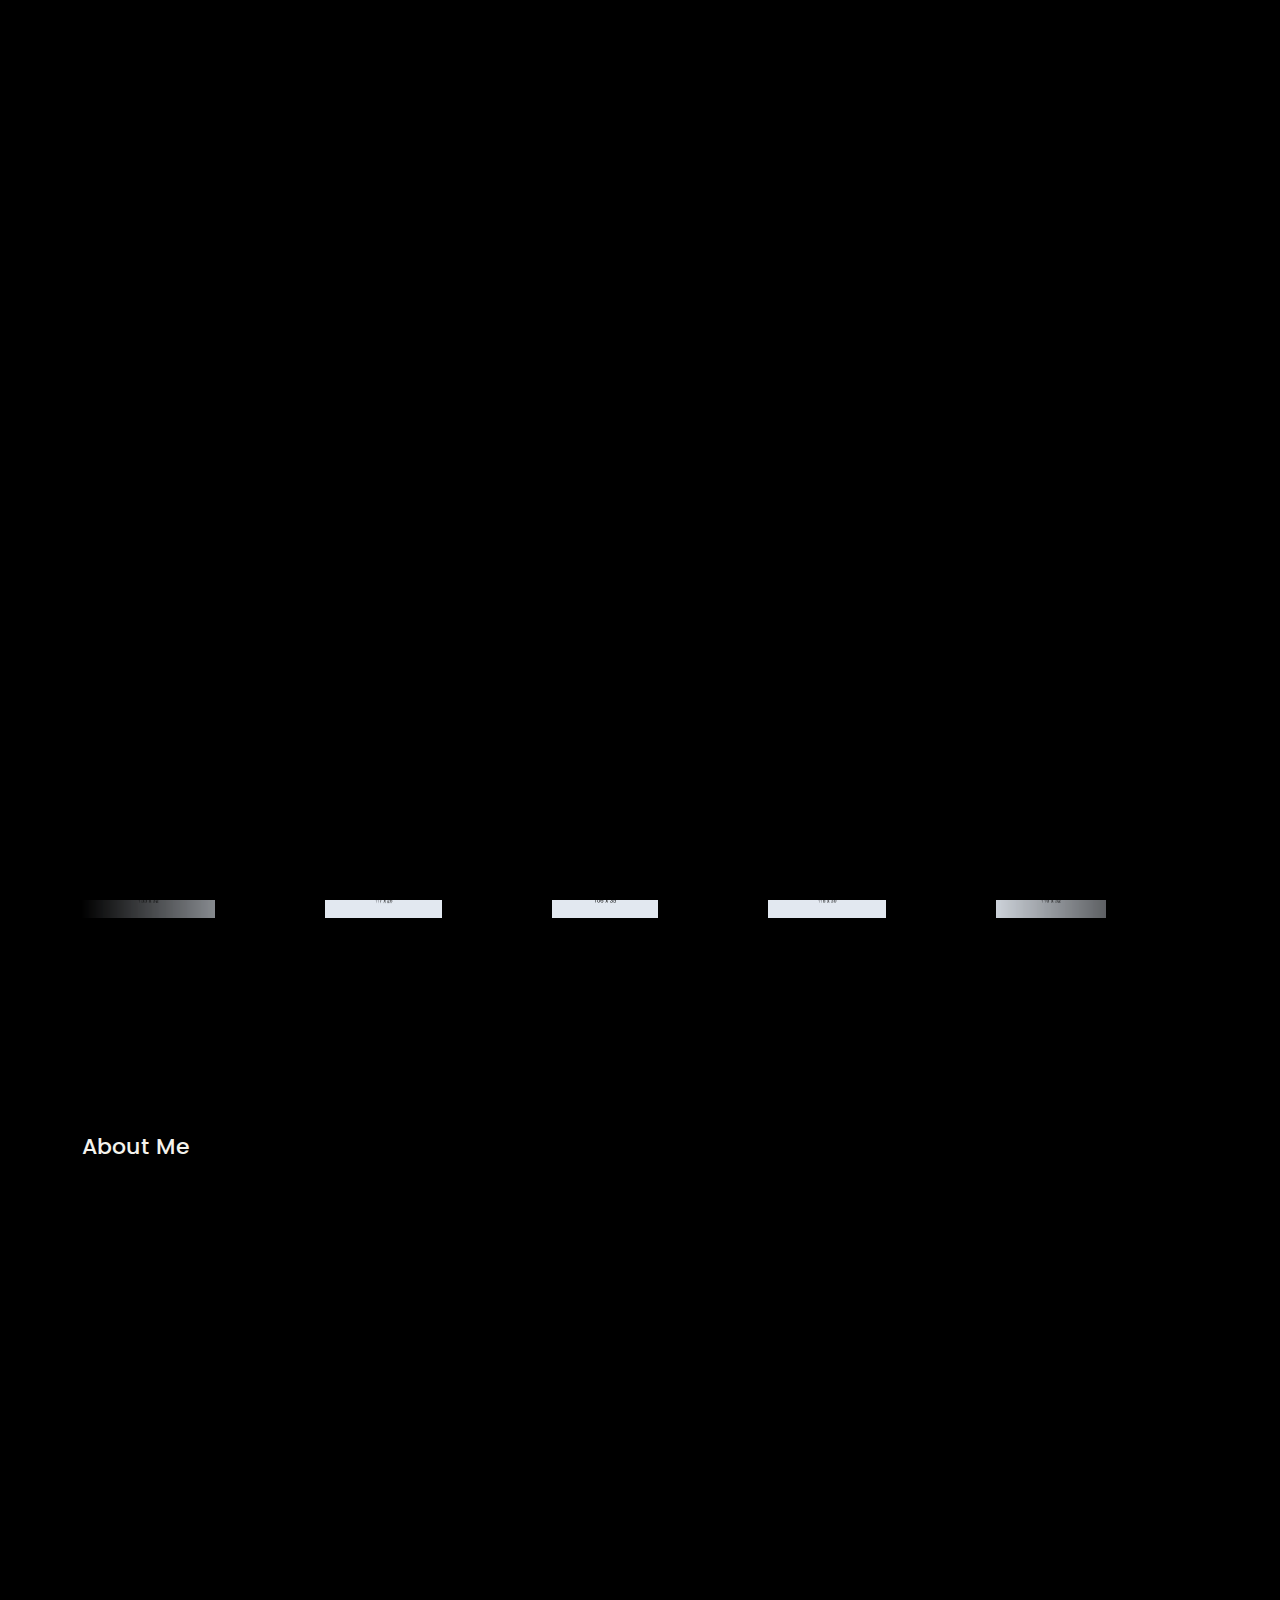
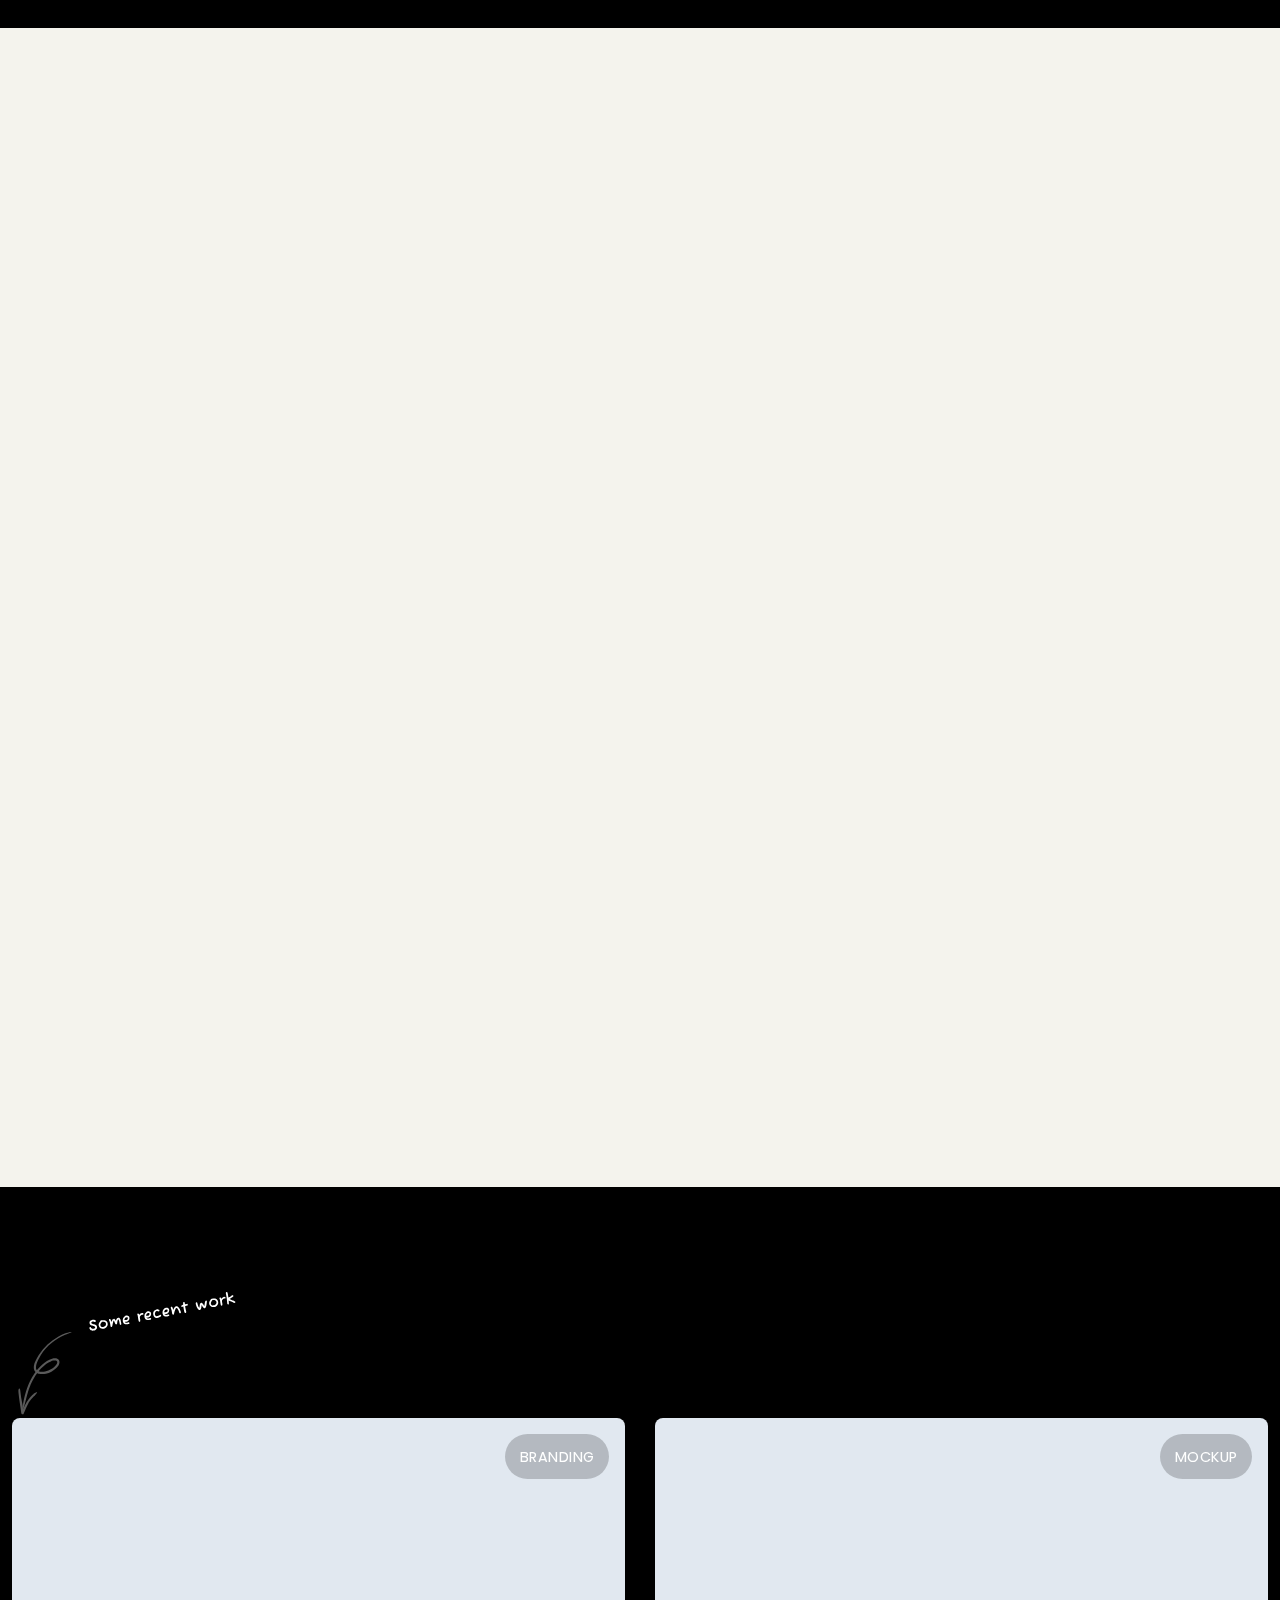
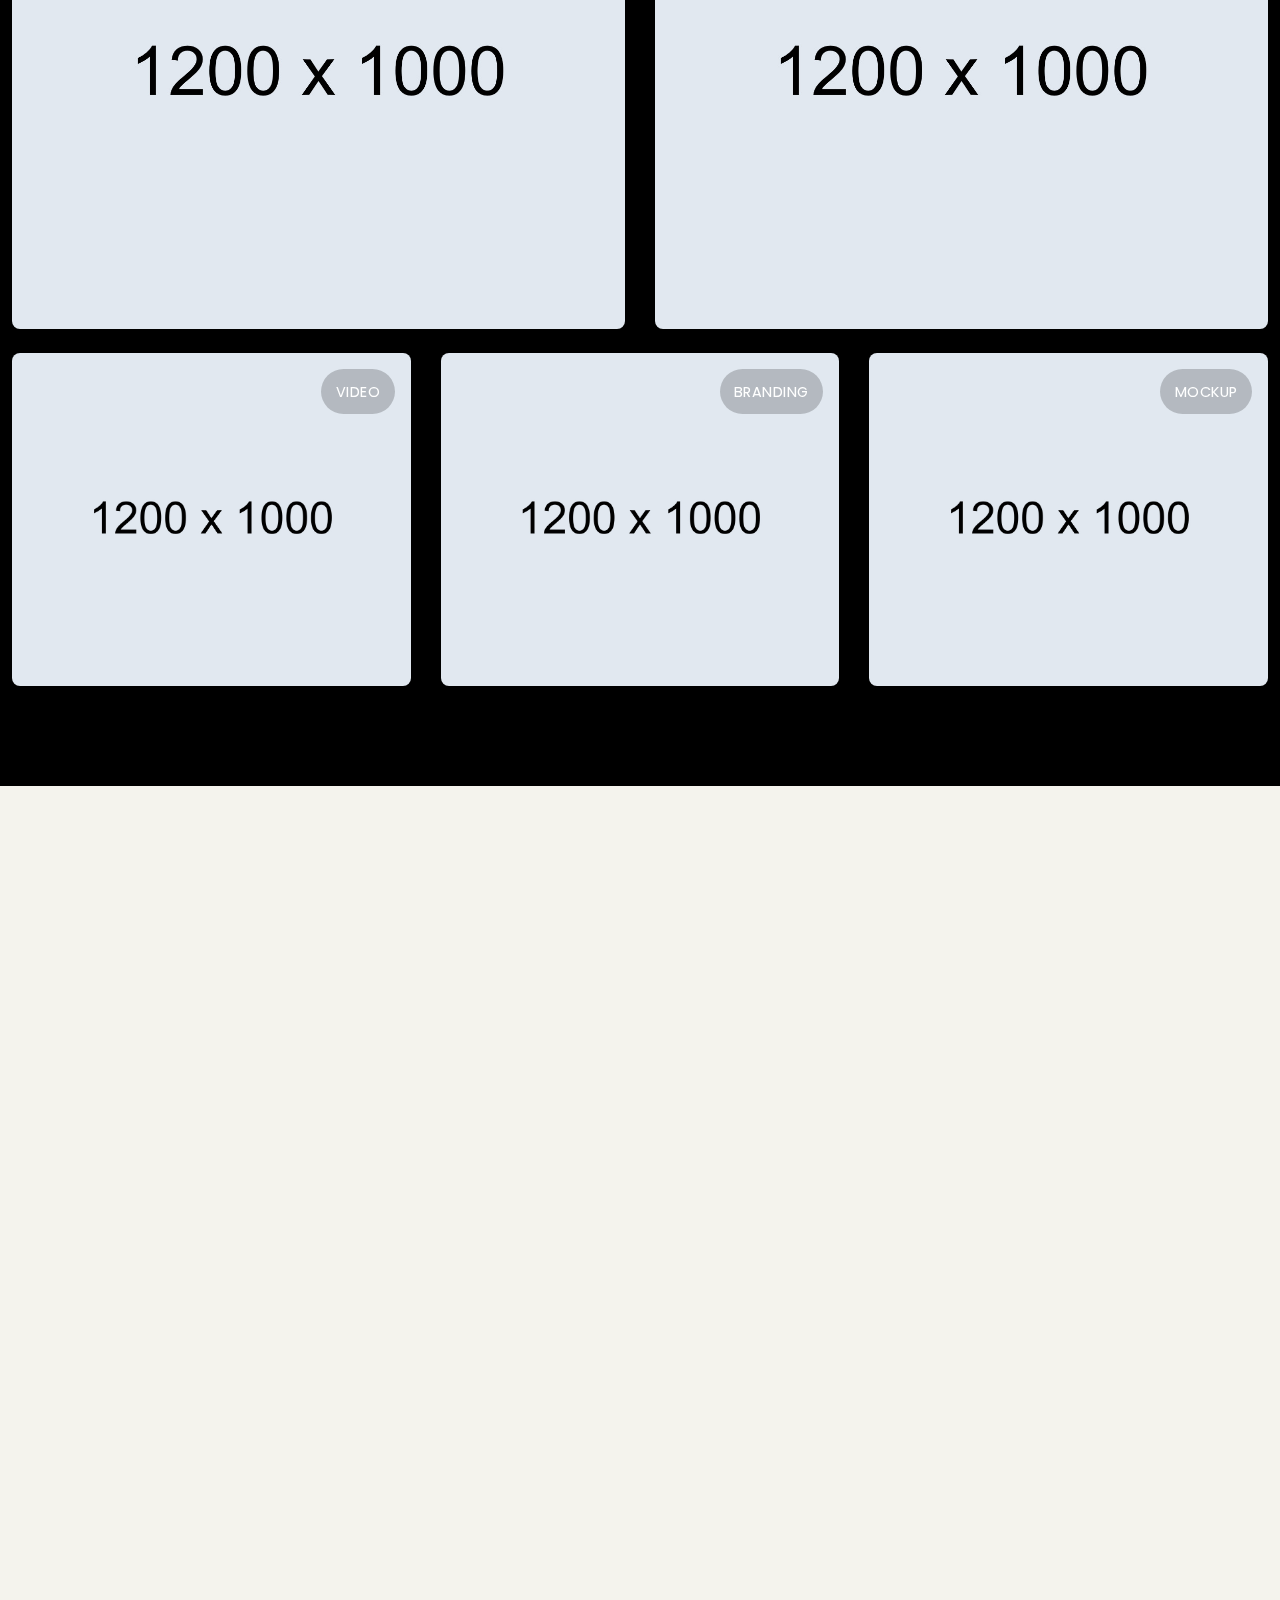
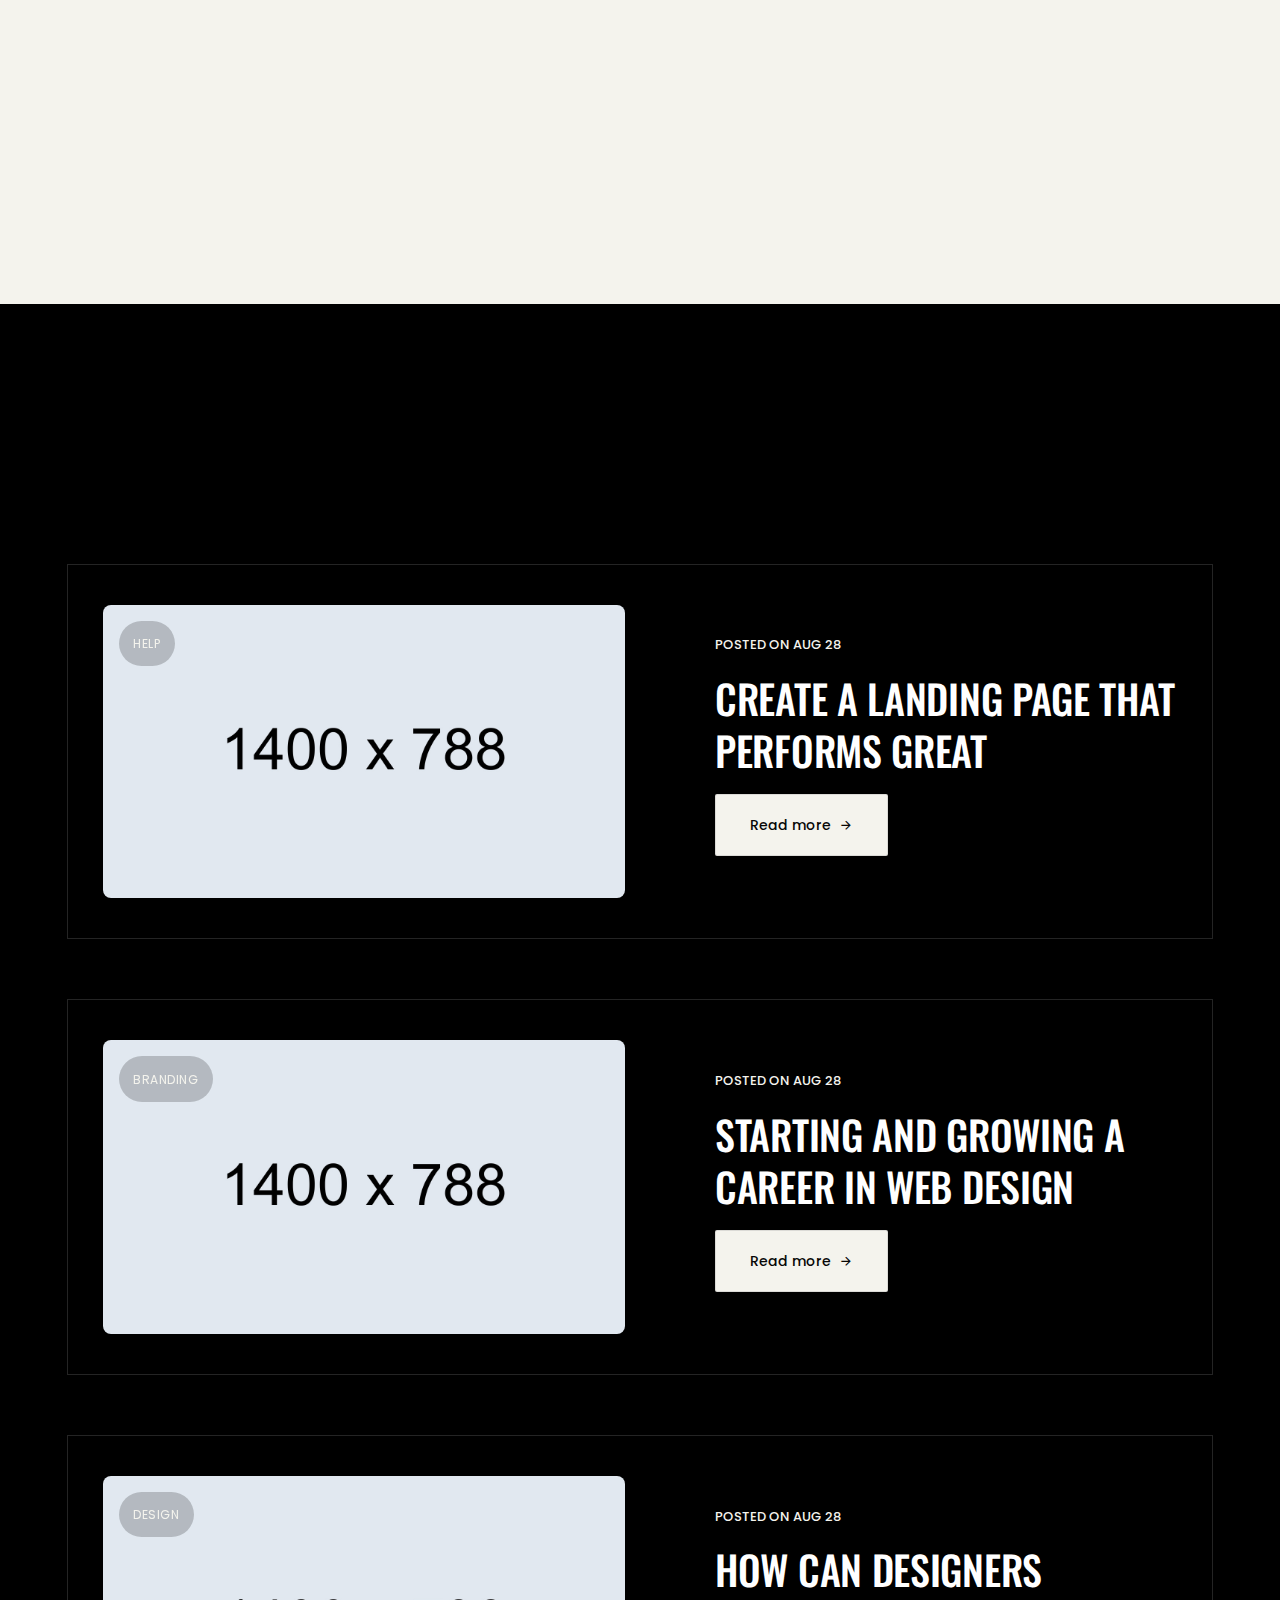
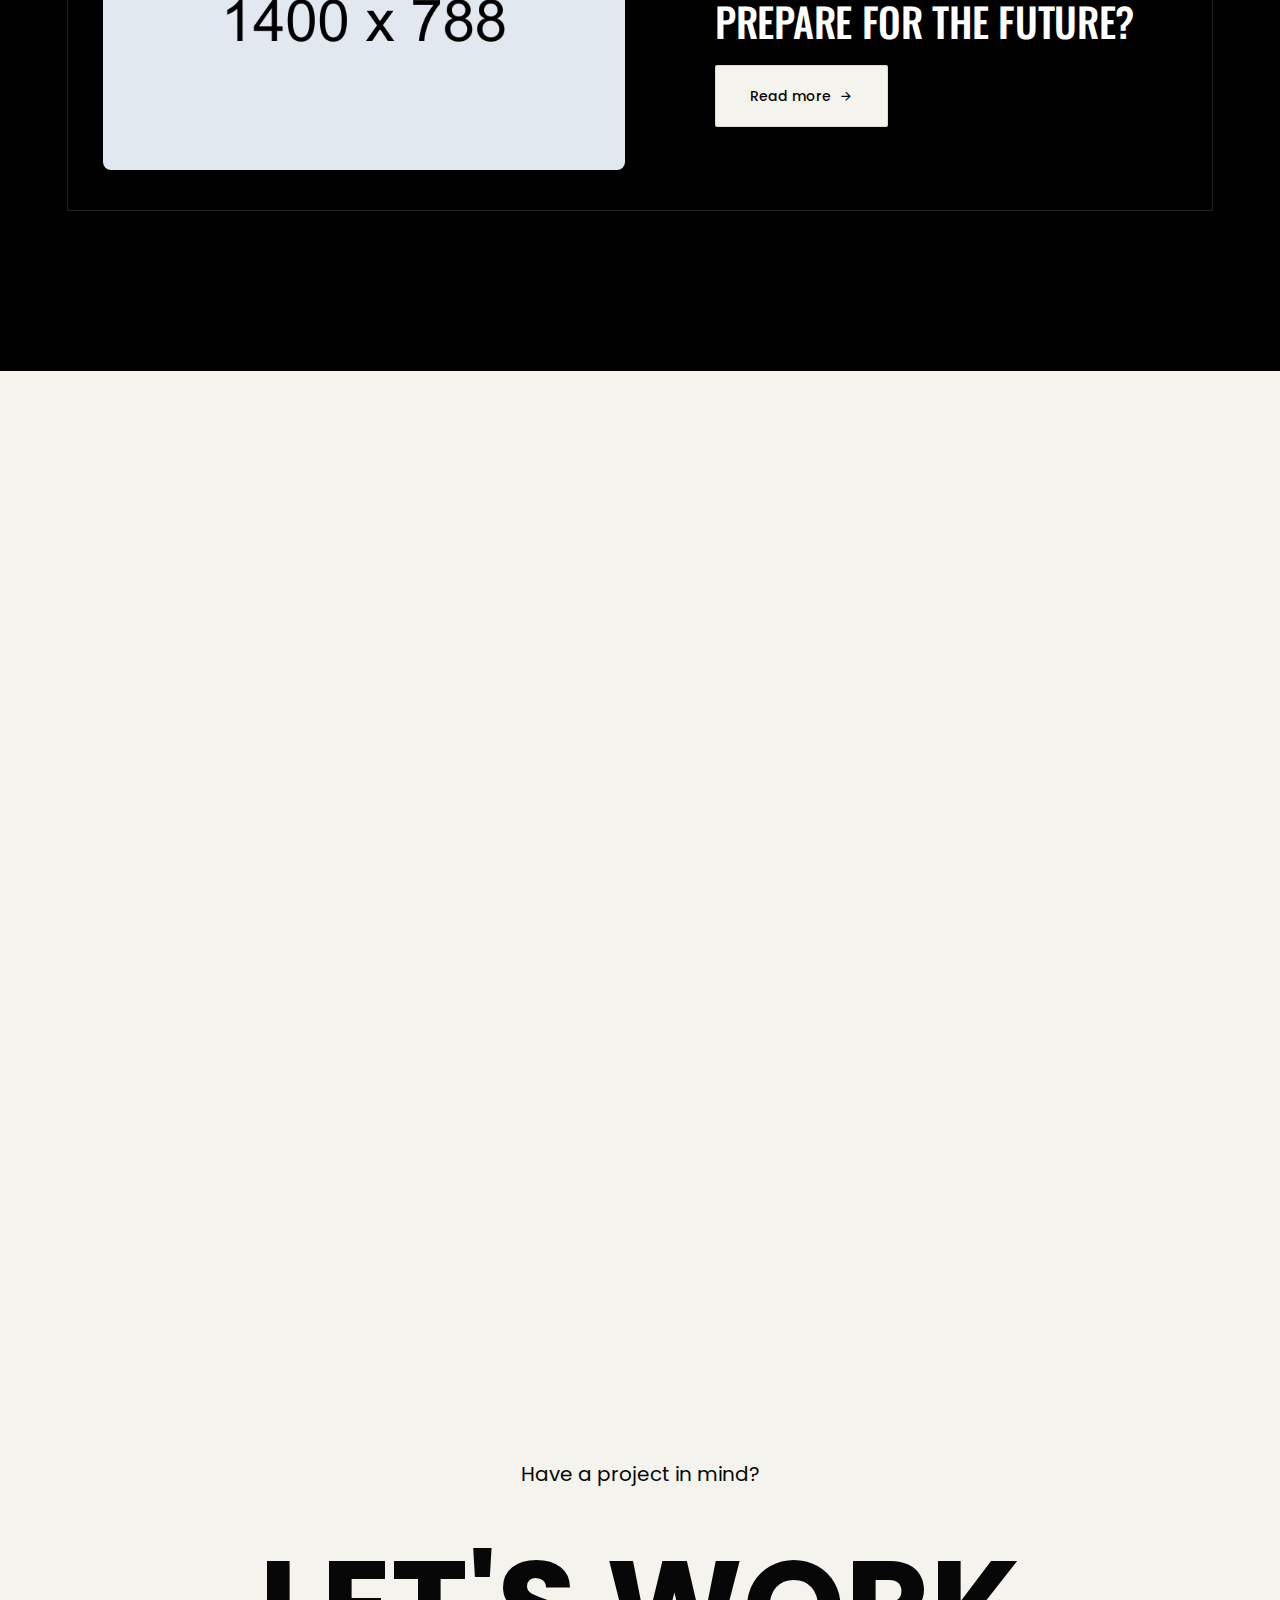
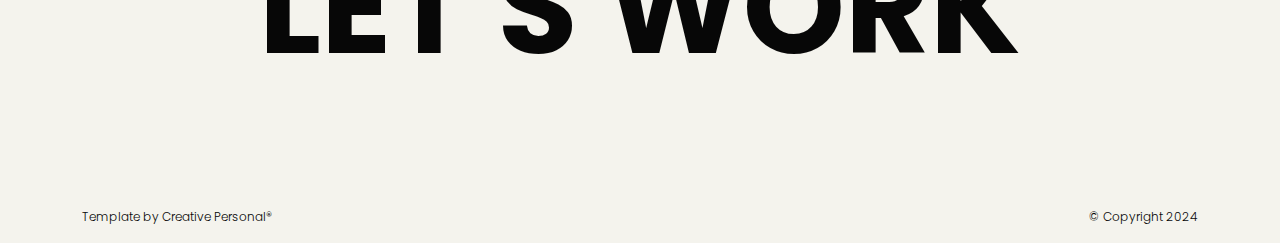
<file: index.html>
<!DOCTYPE html>
<html lang="en">

<head>
    <!-- META -->
    <meta charset="utf-8">
    <meta http-equiv="X-UA-Compatible" content="IE=edge">
    <meta name="viewport" content="width=device-width, initial-scale=1">
    <meta name="description" content="Nino - Modern Portfolio Template">
    <meta name="keywords" content="personal, portfolio new, html, one page, bootstrap, new html template, design, creative, onepage, clean, modern">
    <meta name="author" content="Tanvir Hossain">
    <!-- PAGE TITLE -->
    <title>Nino - Modern Portfolio Template</title>
    <link rel="icon" type="image/x-icon" href="assets/images/favicon.png">
    <!-- ALL GOOGLE FONTS -->
    <link rel="preconnect" href="https://fonts.googleapis.com">
    <link rel="preconnect" href="https://fonts.gstatic.com" crossorigin>
    <link href="https://fonts.googleapis.com/css2?family=Oswald:wght@200..700&family=Poppins:ital,wght@0,100;0,200;0,300;0,400;0,500;0,600;0,700;0,800;0,900;1,100;1,200;1,300;1,400;1,500;1,600;1,700;1,800;1,900&display=swap" rel="stylesheet">
    <!-- BOOTSTRAP CSS -->
    <link rel="stylesheet" href="assets/css/bootstrap.min.css" />
    <!-- FONT AWESOME CSS -->
    <link rel="stylesheet" href="assets/css/font-awesome-pro.css" />
    <!-- FONT AWESOME CSS -->
    <link rel="stylesheet" href="assets/fonts/remixicon.css" />
    <!-- MAGNIFIC CSS -->
    <link rel="stylesheet" href="assets/css/magnific-popup.css">
    <!-- NICE SELECT CSS -->
    <link rel="stylesheet" href="assets/css/nice-select.min.css" />
    <!-- ANIMATE CSS -->
    <link rel="stylesheet" href="assets/css/animate.min.css" />
    <!-- MOBILE MENU CSS -->
    <link rel="stylesheet" href="assets/css/mobilemenu.css" />
    <!-- SLICK CSS -->
    <link rel="stylesheet" href="assets/css/slick.min.css" />
    <!-- SPACING CSS -->
    <link rel="stylesheet" href="assets/css/spacing.css" />
    <!-- MAIN STYLE CSS -->
    <link rel="stylesheet" href="assets/css/style.css" />
    <!-- RESPONSIVE CSS -->
    <link rel="stylesheet" href="assets/css/responsive.css">
    <!-- HTML5 shim and Respond.js IE8 support of HTML5 elements and media queries -->
    <!-- WARNING: Respond.js doesn't work if you view the page via file:// -->
    <!--[if lt IE 9]>
      <script src="https://oss.maxcdn.com/html5shiv/3.7.2/html5shiv.min.js"></script>
      <script src="https://oss.maxcdn.com/respond/1.4.2/respond.min.js"></script>
    <![endif]-->
</head>

<body>
    <!-- START PRELOADER AREA-->
    <div class="preloader">
        <svg viewbox="0 0 1000 1000" preserveaspectratio="none">
            <path id="preloaderSvg" d="M0,1005S175,995,500,995s500,5,500,5V0H0Z"></path>
        </svg>
        <div class="preloader-heading">
            <div class="load-text">
                <span>L</span>
                <span>o</span>
                <span>a</span>
                <span>d</span>
                <span>i</span>
                <span>n</span>
                <span>g</span>
            </div>
        </div>
    </div>
    <!-- END PRELOADER AREA -->
    <!-- START SCROOL UP DESIGN AREA -->
    <div class="progress-wrap cursor-pointer">
        <i class="ri-arrow-up-s-line"></i>
        <svg class="progress-circle svg-content" width="100%" height="100%" viewBox="-1 -1 102 102">
            <path d="M50,1 a49,49 0 0,1 0,98 a49,49 0 0,1 0,-98" />
        </svg>
    </div>
    <!-- / END SCROOL UP DESIGN AREA -->
    <!-- START MAGIC CURSOR AND BALL AREA-->
    <div id="magic-cursor">
        <div id="ball"></div>
    </div>
    <!-- / END MAGIC CURSOR AND BALL AREA-->
    <!-- START MENU DESIGN AREA-->
    <header class="main-header">
        <div class="header-upper">
            <div class="container">
                <div class="header-inner">
                    <div class="row align-items-center">
                        <div class="col-xl-2 col-lg-2 col-md-6 col-6 col-sm-3">
                            <div class="logo-area">
                                <div class="logo">
                                    <a href="index.html"><img src="assets/images/logo.png" alt=""></a>
                                </div>
                            </div>
                        </div>
                        <div class="col-xl-10 col-lg-10 col-md-6 col-6 col-sm-9">
                            <div class="main-menu">
                                <nav id="mobile-menu">
                                    <ul>
                                        <li><a href="index.html" class="linkstyle">Home</a></li>
                                        <li><a href="about.html" class="linkstyle">about</a></li>
                                        <li><a href="service.html" class="linkstyle">services</a></li>
                                        <li class="has-dropdown"><a href="projects.html" class="linkstyle">projects</a>
                                            <ul class="sub-menu">
                                                <li><a href="projects.html">Projects List</a></li>
                                                <li><a href="single-project.html">Single Portfolio</a></li>
                                            </ul>
                                        </li>
                                        <li><a href="blog.html" class="linkstyle">Blog</a></li>
                                        <li><a href="contact.html" class="linkstyle">Contact</a></li>
                                    </ul>
                                </nav>
                            </div>
                            <div class="side-menu-icon d-lg-none text-end">
                                <a href="javascript:void(0)" class="info-toggle-btn f-right sidebar-toggle-btn"><i class="fal fa-bars"></i></a>
                            </div>
                        </div>
                    </div>
                </div>
            </div>
        </div>
    </header>
    <!-- // END MENU DESIGN AREA-->
    <!-- START MOBILE MENU DESIGN AREA-->
    <div class="sidebar__area">
        <div class="sidebar__wrapper">
            <div class="sidebar__close">
                <button class="sidebar__close-btn" id="sidebar__close-btn">
                    <i class="fal fa-times"></i>
                </button>
            </div>
            <div class="sidebar__content mt-50 mb-20">
                <div class="mobile-menu fix"></div>
            </div>
        </div>
    </div>
    <div class="body-overlay"></div>
    <!-- // END MOBILE MENU DESIGN AREA-->
    <!-- START HEADER DESIGN AREA -->
    <section id="home" class="main-hero-area">
        <div class="container">
            <div class="row">
                <div class="col-lg-12">
                    <!-- START HERO DESIGN AREA -->
                    <div class="hero-content wow fadeInUp text-center delay-0-2s">
                        <h2>Nino Walker</h2>
                    </div>
                    <!-- / END HERO DESIGN AREA -->
                </div>
            </div>
            <div class="row">
                <div class="col-lg-3 pt-30">
                    <!-- START HERO DESIGN AREA -->
                    <div class="hero-content wow fadeInUp delay-0-2s">
                        <div class="clienti-reviews">
                            <ul class="clienti-profile">
                                <li>
                                    <img class="img-fluid" src="assets/images/avatar/01.jpg" alt="client">
                                </li>
                                <li>
                                    <img class="img-fluid" src="assets/images/avatar/02.jpg" alt="client">
                                </li>
                                <li>
                                    <img class="img-fluid" src="assets/images/avatar/03.jpg" alt="client">
                                </li>
                            </ul>
                            <div class="reviews">100+ reviews <span>(4.96 of 5)</span>
                                <p>Five-star reviews from my esteemed clients.</p>
                            </div>
                        </div>
                    </div>
                    <!-- / END HERO DESIGN AREA -->
                </div>
                <div class="col-lg-6">
                    <div class="hero-image">
                        <img src="assets/images/about/me.jpg" alt="">
                    </div>
                    <!-- / END HERO DESIGN AREA -->
                </div>
                <div class="col-lg-3 pt-30">
                    <div class="hero-content wow fadeInUp delay-0-4s">
                        <p>Hi, I’m Walker, a passionate UX Designer dedicated to creating user-friendly digital experiences.</p>
                        <a class="theme-btn" href="">Get In touch</a>
                    </div>
                    <!-- / END HERO DESIGN AREA -->
                </div>
            </div>
        </div>
    </section>
    <!-- / END HEADER DESIGN AREA -->
    <!-- START COMPANY DESIGN AREA -->
    <div class="company-design-area">
        <div class="container">
            <div class="row">
                <div class="col-lg-12">
                    <h2>Company I Worked With</h2>
                    <div class="company-list">
                        <div class="scroller" data-direction="left" data-speed="slow">
                            <div class="scroller__inner">
                                <img src="assets/images/client-logos/partner1.png" alt="Company" />
                                <img src="assets/images/client-logos/partner2.png" alt="Company" />
                                <img src="assets/images/client-logos/partner3.png" alt="Company" />
                                <img src="assets/images/client-logos/partner4.png" alt="Company" />
                                <img src="assets/images/client-logos/partner5.png" alt="Company" />
                                <img src="assets/images/client-logos/partner1.png" alt="Company" />
                            </div>
                        </div>
                    </div>
                </div>
            </div>
        </div>
    </div>
    <!-- // END COMPANY DESIGN AREA -->
    <!-- START ABOUT DESIGN AREA -->
    <section id="about" class="about-area">
        <div class="container">
            <div class="row">
                <!-- START ABOUT TEXT DESIGN AREA -->
                <div class="col-lg-3 col-sm-3">
                    <h2 class="about-pre-title">About Me</h2>
                </div>
                <div class="col-lg-9 col-sm-9">
                    <div class="about-content-part wow fadeInUp delay-0-2s">
                        <p>I’m Nino Walker, a seasoned UX designer with over 8 years of experience in crafting intuitive and engaging digital experiences. My journey began with a background in graphic design, where I discovered my passion for understanding user behavior and translating it into seamless interactions.</p>
                    </div>
                    <!-- START COUNTER DESIGN AREA -->
                    <div class="hero-counter-area d-flex justify-content-between wow fadeInUp delay-0-4s">
                        <div class="counter-item counter-text-wrap">
                            <span class="count-text plus" data-speed="3000" data-stop="8">0</span>
                            <span class="counter-title">Years Of Experience</span>
                        </div>
                        <div class="counter-item counter-text-wrap">
                            <span class="count-text k-plus" data-speed="3000" data-stop="1">0</span>
                            <span class="counter-title">Complete Projects</span>
                        </div>
                        <div class="counter-item counter-text-wrap">
                            <span class="count-text percent" data-speed="3000" data-stop="90">0</span>
                            <span class="counter-title">Client Satisfactions</span>
                        </div>
                    </div>
                    <!-- / END COUNTER DESIGN AREA -->
                </div>
                <!-- / END ABOUT TEXT DESIGN AREA -->
            </div>
        </div>
    </section>
    <!-- / END ABOUT DESIGN AREA -->
    <!-- START SERVICE DESIGN AREA -->
    <section id="services" class="services-area">
        <div class="container">
            <div class="row">
                <div class="col-xl-12 col-lg-12">
                    <div class="section-title section-black-title wow fadeInUp delay-0-2s">
                        <h2>Services</h2>
                    </div>
                </div>
            </div>
            <div class="row">
                <!-- START SINGLE SERVICE DESIGN AREA -->
                <div class="col-lg-8 col-md-7">
                    <div class="service-item wow fadeInUp delay-0-2s">
                        <i class="ri-arrow-right-up-line"></i>
                        <h5>01</h5>
                        <h4>Brand Identity Design</h4>
                        <p>Blend of strategic thinking and creative flair to craft a digital identity that resonates and captivates.kits you need to create a true website within minutes.</p>
                    </div>
                </div>
                <!-- / END SINGLE SERVICE DESIGN AREA -->
                <!-- START SINGLE SERVICE DESIGN AREA -->
                <div class="col-lg-4 col-md-5">
                    <div class="service-item wow fadeInUp delay-0-4s">
                        <i class="ri-arrow-right-up-line"></i>
                        <h5>02</h5>
                        <h4>Visual Design</h4>
                        <p>Blend of artistic intuition with strategic insight to craft a visual identity.</p>
                    </div>
                </div>
                <!-- / END SINGLE SERVICE DESIGN AREA -->
                <!-- START SINGLE SERVICE DESIGN AREA -->
                <div class="col-lg-4 col-md-5">
                    <div class="service-item wow fadeInUp delay-0-6s">
                        <i class="ri-arrow-right-up-line"></i>
                        <h5>03</h5>
                        <h4>UX Research</h4>
                        <p>Blend of functionality with aesthetics to create delightful experience.</p>
                    </div>
                </div>
                <!-- / END SINGLE SERVICE DESIGN AREA -->
                <!-- START SINGLE SERVICE DESIGN AREA -->
                <div class="col-lg-8 col-md-7">
                    <div class="service-item wow fadeInUp delay-0-8s">
                        <i class="ri-arrow-right-up-line"></i>
                        <h5>04</h5>
                        <h4>Art Direction</h4>
                        <p>Blend of strategic thinking and artistic finesse to craft a visual identity that goes beyond aesthetics.</p>
                    </div>
                </div>
                <!-- / END SINGLE SERVICE DESIGN AREA -->
            </div>
        </div>
    </section>
    <!-- / END SERVICE DESIGN AREA -->
    <!-- START PORTFOLIO DESIGN AREA -->
    <div class="projects-area" id="portfolio">
        <div class="custom-icon">
            <img src="assets/images/custom/work-scribble.svg" alt="custom">
        </div>
        <div class="container-fluid">
            <div class="row g-4 portfolio-grid">
                <!-- START SINGLE PORTFOLIO DESIGN AREA -->
                <div class="col-md-6 col-xl-6 portfolio-item category-1">
                    <a href="assets/images/projects/work1.jpg" class="work-popup">
                        <div class="portfolio-box">
                            <!-- Image -->
                            <img src="assets/images/projects/work1.jpg" alt="" data-rjs="2">
                            <!-- Category -->
                            <span class="portfolio-category">Branding</span>
                            <!-- Caption -->
                            <div class="portfolio-caption">
                                <h1>Glasses of Cocktail</h1>
                            </div>
                        </div>
                    </a>
                </div>
                <!-- // END SINGLE PORTFOLIO DESIGN AREA -->
                <!-- START SINGLE PORTFOLIO DESIGN AREA -->
                <div class="col-md-6 col-xl-6 portfolio-item category-2">
                    <a href="single-project.html">
                        <div class="portfolio-box">
                            <!-- Image -->
                            <img src="assets/images/projects/work2.jpg" alt="" data-rjs="2">
                            <!-- Category -->
                            <span class="portfolio-category">Mockup</span>
                            <!-- Caption -->
                            <div class="portfolio-caption">
                                <h1>A Branch with Flowers</h1>
                            </div>
                        </div>
                    </a>
                </div>
                <!-- // END SINGLE PORTFOLIO DESIGN AREA -->
                <!-- START SINGLE PORTFOLIO DESIGN AREA -->
                <div class="col-md-6 col-xl-4 portfolio-item category-2">
                    <a href="https://www.youtube.com/watch?v=qZEPs3vmYB4" class="popup-youtube">
                        <div class="portfolio-box">
                            <!-- Image -->
                            <img src="assets/images/projects/work3.jpg" alt="" data-rjs="2">
                            <!-- Category -->
                            <span class="portfolio-category">Video</span>
                            <!-- Caption -->
                            <div class="portfolio-caption">
                                <h1>Orange Rose Flower</h1>
                            </div>
                        </div>
                    </a>
                </div>
                <!-- // END SINGLE PORTFOLIO DESIGN AREA -->
                <!-- START SINGLE PORTFOLIO DESIGN AREA -->
                <div class="col-md-6 col-xl-4 portfolio-item category-1">
                    <a href="assets/images/projects/work4.jpg" class="work-popup">
                        <div class="portfolio-box">
                            <!-- Image -->
                            <img src="assets/images/projects/work4.jpg" alt="" data-rjs="2">
                            <!-- Category -->
                            <span class="portfolio-category">Branding</span>
                            <!-- Caption -->
                            <div class="portfolio-caption">
                                <h1>Green Plant on a Desk</h1>
                            </div>
                        </div>
                    </a>
                </div>
                <!-- // END SINGLE PORTFOLIO DESIGN AREA -->
                <!-- START SINGLE PORTFOLIO DESIGN AREA -->
                <div class="col-md-6 col-xl-4 portfolio-item category-2">
                    <a href="assets/images/projects/work5.jpg" class="work-popup">
                        <div class="portfolio-box">
                            <!-- Image -->
                            <img src="assets/images/projects/work5.jpg" alt="" data-rjs="2">
                            <!-- Category -->
                            <span class="portfolio-category">Mockup</span>
                            <!-- Caption -->
                            <div class="portfolio-caption">
                                <h1>Orange Rose Flower</h1>
                            </div>
                        </div>
                    </a>
                </div>
                <!-- // END SINGLE PORTFOLIO DESIGN AREA -->
            </div>
        </div>
    </div>
    <!-- // END PORTFOLIO DESIGN AREA -->
    <!-- START TESTIMONIALS DESIGN AREA -->
    <section class="testimonials-area">
        <div class="container">
            <div class="row">
                <div class="col-xl-12 col-lg-12">
                    <div class="section-title section-black-title wow fadeInUp delay-0-2s">
                        <h2>Testinomials</h2>
                    </div>
                </div>
            </div>
            <div class="row">
                <div class="col-lg-6 col-md-6">
                    <!-- START SINGLE TESTIMONIALS DESIGN AREA -->
                    <div class="testimonial-item wow fadeInUp delay-0-2s">
                        <div class="author">
                            <img src="assets/images/testimonials/author1.jpg" alt="Author" />
                        </div>
                        <div class="text">
                            Financial planners help people to knowledge in about how to
                            invest and in save their moneye the most efficient way eve plan
                            ners help people tioniio know ledige in about how.
                        </div>
                        <div class="testi-des">
                            <h5>Zonathon Doe</h5>
                            <span>CEO & Founder X</span>
                        </div>
                    </div>
                    <!-- / END SINGLE TESTIMONIALS DESIGN AREA -->
                </div>
                <div class="col-lg-6 col-md-6">
                    <!-- START SINGLE TESTIMONIALS DESIGN AREA -->
                    <div class="testimonial-item wow fadeInUp delay-0-4s">
                        <div class="author">
                            <img src="assets/images/testimonials/author2.jpg" alt="Author" />
                        </div>
                        <div class="text">
                            Asian planners help people to knowledge in about how to
                            invest and in save their moneye the most efficient way eve plan
                            ners help people tioniio know ledige in about how.
                        </div>
                        <div class="testi-des">
                            <h5>Martin Smith</h5>
                            <span>CEO & Founder Google</span>
                        </div>
                    </div>
                    <!-- / END SINGLE TESTIMONIALS DESIGN AREA -->
                </div>
                <div class="col-lg-4 col-md-6">
                    <!-- START SINGLE TESTIMONIALS DESIGN AREA -->
                    <div class="testimonial-item wow fadeInUp delay-0-6s">
                        <div class="author">
                            <img src="assets/images/testimonials/author3.jpg" alt="Author" />
                        </div>
                        <div class="text">
                            Hello  planners help people to knowledge in about how to
                            invest and in save their moneye the most efficient way eve plan
                            ners help people tioniio know ledige in about how.
                        </div>
                        <div class="testi-des">
                            <h5>Methail Dev</h5>
                            <span>Managing Director -  Paydesk</span>
                        </div>
                    </div>
                    <!-- / END SINGLE TESTIMONIALS DESIGN AREA -->
                </div>
                <div class="col-lg-4 col-md-6">
                    <!-- START SINGLE TESTIMONIALS DESIGN AREA -->
                    <div class="testimonial-item wow fadeInUp delay-0-8s">
                        <div class="author">
                            <img src="assets/images/testimonials/author4.jpg" alt="Author" />
                        </div>
                        <div class="text">
                            Financial planners help people to knowledge in about how to
                            invest and in save their moneye the most efficient way eve plan
                            ners help people tioniio know ledige in about how.
                        </div>
                        <div class="testi-des">
                            <h5>Eliana tweet</h5>
                            <span>CEO & Founder Tesla</span>
                        </div>
                    </div>
                    <!-- / END SINGLE TESTIMONIALS DESIGN AREA -->
                </div>
                <div class="col-lg-4 col-md-6">
                    <!-- START SINGLE TESTIMONIALS DESIGN AREA -->
                    <div class="testimonial-item wow fadeInUp delay-0-9s">
                        <div class="author">
                            <img src="assets/images/testimonials/author5.jpg" alt="Author" />
                        </div>
                        <div class="text">
                            Yelp  planners help people to knowledge in about how to
                            invest and in save their moneye the most efficient way eve plan
                            ners help people tioniio know ledige in about how.
                        </div>
                        <div class="testi-des">
                            <h5>Henry Clark</h5>
                            <span>Founder Oxyzen</span>
                        </div>
                    </div>
                    <!-- / END SINGLE TESTIMONIALS DESIGN AREA -->
                </div>
            </div>
        </div>
    </section>
    <!-- / END TESTIMONIALS DESIGN AREA -->
   
    <!-- START VLOG DESIGN AREA -->
    <section class="blog-area">
        <div class="container">
            <div class="row">
                <div class="col-xl-12 col-lg-12">
                    <div class="section-title wow fadeInUp delay-0-2s">
                        <h2>Stories</h2>
                    </div>
                </div>
            </div>
            <!-- START SINGLE VLOG DESIGN AREA -->
            <div class="row blog-post-box align-items-center">
                <div class="col-lg-6">
                    <div class="blog-post-img">
                        <a href="#">
                            <img src="assets/images/blog/blog1.jpg" alt="">
                        </a>
                        <div class="blog-post-category">
                            <a href="#">Help</a>
                        </div>
                    </div>
                </div>
                <div class="col-lg-6">
                    <div class="blog-post-caption">
                        <h3>Posted on Aug 28</h3>
                        <h2><a class="link-decoration" href="#">Create a Landing Page That Performs Great</a></h2>
                        <a class="theme-btn theme-btn-two" href="#">Read more <i class="ri-arrow-right-line"></i></a>
                    </div>
                </div>
            </div>
            <!-- START SINGLE VLOG DESIGN AREA -->
            <!-- START SINGLE VLOG DESIGN AREA -->
            <div class="row blog-post-box align-items-center">
                <div class="col-lg-6">
                    <div class="blog-post-img">
                        <a href="#">
                            <img src="assets/images/blog/blog2.jpg" alt="">
                        </a>
                        <div class="blog-post-category">
                            <a href="#">Branding</a>
                        </div>
                    </div>
                </div>
                <div class="col-lg-6">
                    <div class="blog-post-caption">
                        <h3>Posted on Aug 28</h3>
                        <h2><a class="link-decoration" href="#">Starting and Growing a Career in Web Design</a></h2>
                        <a class="theme-btn theme-btn-two" href="#">Read more <i class="ri-arrow-right-line"></i></a>
                    </div>
                </div>
            </div>
            <!-- START SINGLE VLOG DESIGN AREA -->
            <!-- START SINGLE VLOG DESIGN AREA -->
            <div class="row blog-post-box align-items-center">
                <div class="col-lg-6">
                    <div class="blog-post-img">
                        <a href="#">
                            <img src="assets/images/blog/blog3.jpg" alt="">
                        </a>
                        <div class="blog-post-category">
                            <a href="#">Design</a>
                        </div>
                    </div>
                </div>
                <div class="col-lg-6">
                    <div class="blog-post-caption">
                        <h3>Posted on Aug 28</h3>
                        <h2><a class="link-decoration" href="#">How Can Designers Prepare for the Future?</a></h2>
                        <a class="theme-btn theme-btn-two" href="#">Read more <i class="ri-arrow-right-line"></i></a>
                    </div>
                </div>
            </div>
            <!-- START SINGLE VLOG DESIGN AREA -->
        </div>
    </section>
    <!-- / END VLOG DESIGN AREA -->
    <!-- START CONTACT DESIGN AREA -->
    <section id="contact" class="contact-area">
        <div class="container">
            <div class="row">
                <div class="col-xl-12 col-lg-12">
                    <div class="section-title section-black-title wow fadeInUp delay-0-2s">
                        <h2>Contact Me</h2>
                    </div>
                </div>
            </div>
            <div class="row">
                <div class="col-lg-4">
                    <div class="contact-content-part  wow fadeInUp delay-0-2s">
                        <!-- START CONTACT SINGLEDESIGN AREA -->
                        <div class="single-contact wow fadeInUp" data-wow-delay=".2s">
                            <span class="circle-btn">
                                <i class="ri-map-pin-line"></i>
                            </span>
                            <h2>our office:</h2>
                            <p>Jurain,Dhaka Bangladesh</p>
                        </div>
                        <!-- / END CONTACT SINGLEDESIGN AREA -->
                        <!-- START CONTACT SINGLEDESIGN AREA -->
                        <div class="single-contact wow fadeInUp" data-wow-delay=".4s">
                            <span class="circle-btn">
                                <i class="ri-headphone-line"></i>
                            </span>
                            <h2>contact number:</h2>
                            <p>+1234321321</p>
                        </div>
                        <!-- / END CONTACT SINGLEDESIGN AREA -->
                        <!-- START CONTACT SINGLEDESIGN AREA -->
                        <div class="single-contact wow fadeInUp" data-wow-delay=".6s">
                            <span class="circle-btn">
                                <i class="ri-mail-line"></i>
                            </span>
                            <h2>Email us:</h2>
                            <p>websitename@mail.com</p>
                        </div>
                        <!-- / END CONTACT SINGLEDESIGN AREA -->
                        <!-- START CONTACT SINGLEDESIGN AREA -->
                        <div class="single-contact wow fadeInUp" data-wow-delay=".6s">
                            <h2>Socials</h2>
                            <div class="about-social">
                            <ul>
                                <li><a href=""><i class="ri-facebook-circle-fill"></i></a></li>
                                <li><a href=""><i class="ri-twitter-x-line"></i></a></li>
                                <li><a href=""><i class="ri-linkedin-fill"></i></a></li>
                                <li><a href=""><i class="ri-github-line"></i></a></li>
                            </ul>
                        </div>
                        </div>
                        <!-- / END CONTACT SINGLEDESIGN AREA -->
                    </div>
                </div>
                <!-- START CONTACT FORM DESIGN AREA -->
                <div class="col-lg-8">
                    <div class="contact-form contact-form-area wow fadeInUp delay-0-4s">
                        <form id="contactForm" class="contact-form" action="#" method="post">
                            <div class="row">
                                <div class="col-md-6">
                                    <div class="form-group">
                                        <label for="name">Full Name</label>
                                        <input type="text" id="name" class="form-control" value="" placeholder="Steve Milner" required="" data-error="Please enter your Name" />
                                        <label for="name" class="for-icon"><i class="far fa-user"></i></label>
                                        <div class="help-block with-errors"></div>
                                    </div>
                                </div>
                                <div class="col-md-6">
                                    <div class="form-group">
                                        <label for="email">Email Address</label>
                                        <input type="email" id="email" class="form-control" value="" placeholder="hello@websitename.com" required="" data-error="Please enter your Email" />
                                        <label for="email" class="for-icon"><i class="far fa-envelope"></i></label>
                                        <div class="help-block with-errors"></div>
                                    </div>
                                </div>
                                <div class="col-md-12">
                                    <div class="form-group">
                                        <label for="name">Subject</label>
                                        <input type="text" id="subject" class="form-control" value="" placeholder="Your Subject" required="" data-error="Please enter your Name" />
                                        <label for="name" class="for-icon"><i class="far fa-user"></i></label>
                                        <div class="help-block with-errors"></div>
                                    </div>
                                </div>
                                <div class="col-md-12">
                                    <div class="form-group">
                                        <label for="message">Your Message</label>
                                        <textarea name="message" id="message" class="form-control" rows="4" placeholder="Write Your message" required="" data-error="Please Write your Message"></textarea>
                                        <div class="help-block with-errors"></div>
                                    </div>
                                </div>
                                <div class="col-md-12">
                                    <div class="form-group mb-0">
                                        <button type="submit" class="theme-btn">
                                            Send Me Message <i class="ri-mail-line"></i>
                                        </button>
                                        <div id="msgSubmit" class="hidden"></div>
                                    </div>
                                </div>
                                <div class="col-md-12 text-center">
                                    <p class="input-success">We have received your mail, We will get back to you soon!</p>
                                    <p class="input-error">Sorry, Message could not send! Please try again.</p>
                                </div>
                            </div>
                        </form>
                    </div>
                </div>
                <!-- / END CONTACT FORM DESIGN AREA -->
            </div>
        </div>
    </section>
    <!-- / END CONTACT DESIGN AREA -->
    <!-- START FOOTER DESIGN AREA -->
    <footer class="main-footer">
        <div class="container">
            <div class="row">
                <div class="col-lg-12">
                    <div class="footer-top">
                        <p> Have a project in mind?</p>
                        <h2><a href="mailto:hello@websitename.com">let's work</a></h2>
                    </div>
                </div>
            </div>
            <div class="row">
                <div class="col-lg-6 col-sm-6">
                    <p class="copy-left-text">Template by <a href="https://themeforest.net/user/creativepersonal/portfolio">Creative Personal®</a></p>
                </div>
                <div class="col-lg-6 col-sm-6">
                    <p class="copy-right-text">&copy; Copyright 2024</p>
                </div>
            </div>
        </div>
    </footer>
    <!-- / END FOOTER DESIGN AREA -->
    <!-- JQUERY JS -->
    <script src="assets/js/jquery-3.6.0.min.js"></script>
    <!-- BOOTSTRAP JS-->
    <script src="assets/js/bootstrap.min.js"></script>
    <!-- APPEAR JS -->
    <script src="assets/js/appear.min.js"></script>
    <!-- MAGNIFICANT JS -->
    <script src="assets/js/jquery.magnific-popup.min.js"></script>
    <!-- MOBILE MENU JS-->
    <script src="assets/js/mobilemenu.js"></script>
    <!-- GSAP AND LOCOMOTIV JS-->
    <script src="assets/js/gsap.min.js"></script>
    <script src="assets/js/ScrollTrigger.min.js"></script>
    <script src="assets/js/lenis.js"></script>
    <!-- SLICK JS-->
    <script src="assets/js/slick.min.js"></script>
    <!-- NICE SELECT JS-->
    <script src="assets/js/jquery.nice-select.min.js"></script>
    <!-- IMAGE LOADER JS-->
    <script src="assets/js/imagesloaded.pkgd.min.js"></script>
    <!-- ISOTOPE JS-->
    <script src="assets/js/isotope.pkgd.min.js"></script>
    <!--  WOW ANIMATION JS-->
    <script src="assets/js/wow.min.js"></script>
    <!-- SCRIPT JS-->
    <script src="assets/js/script.js"></script>
</body>

</html>
</file>
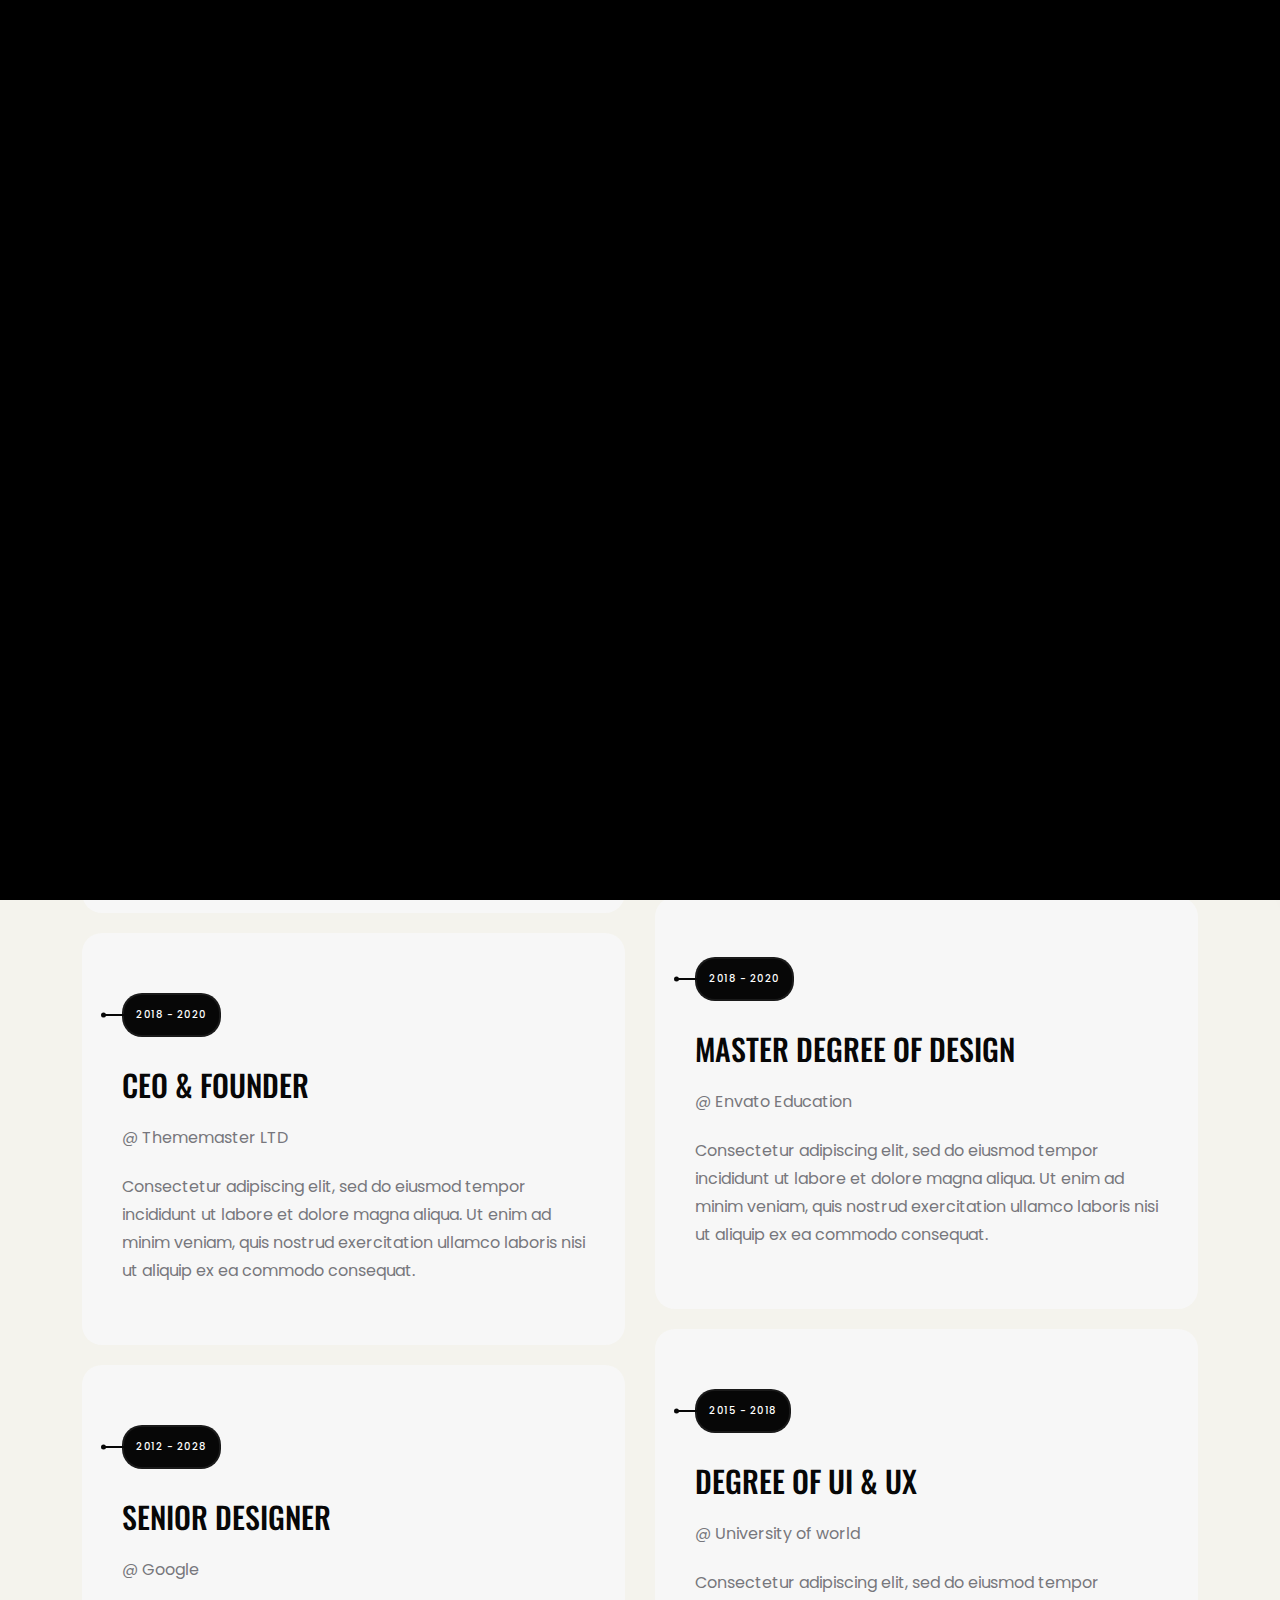
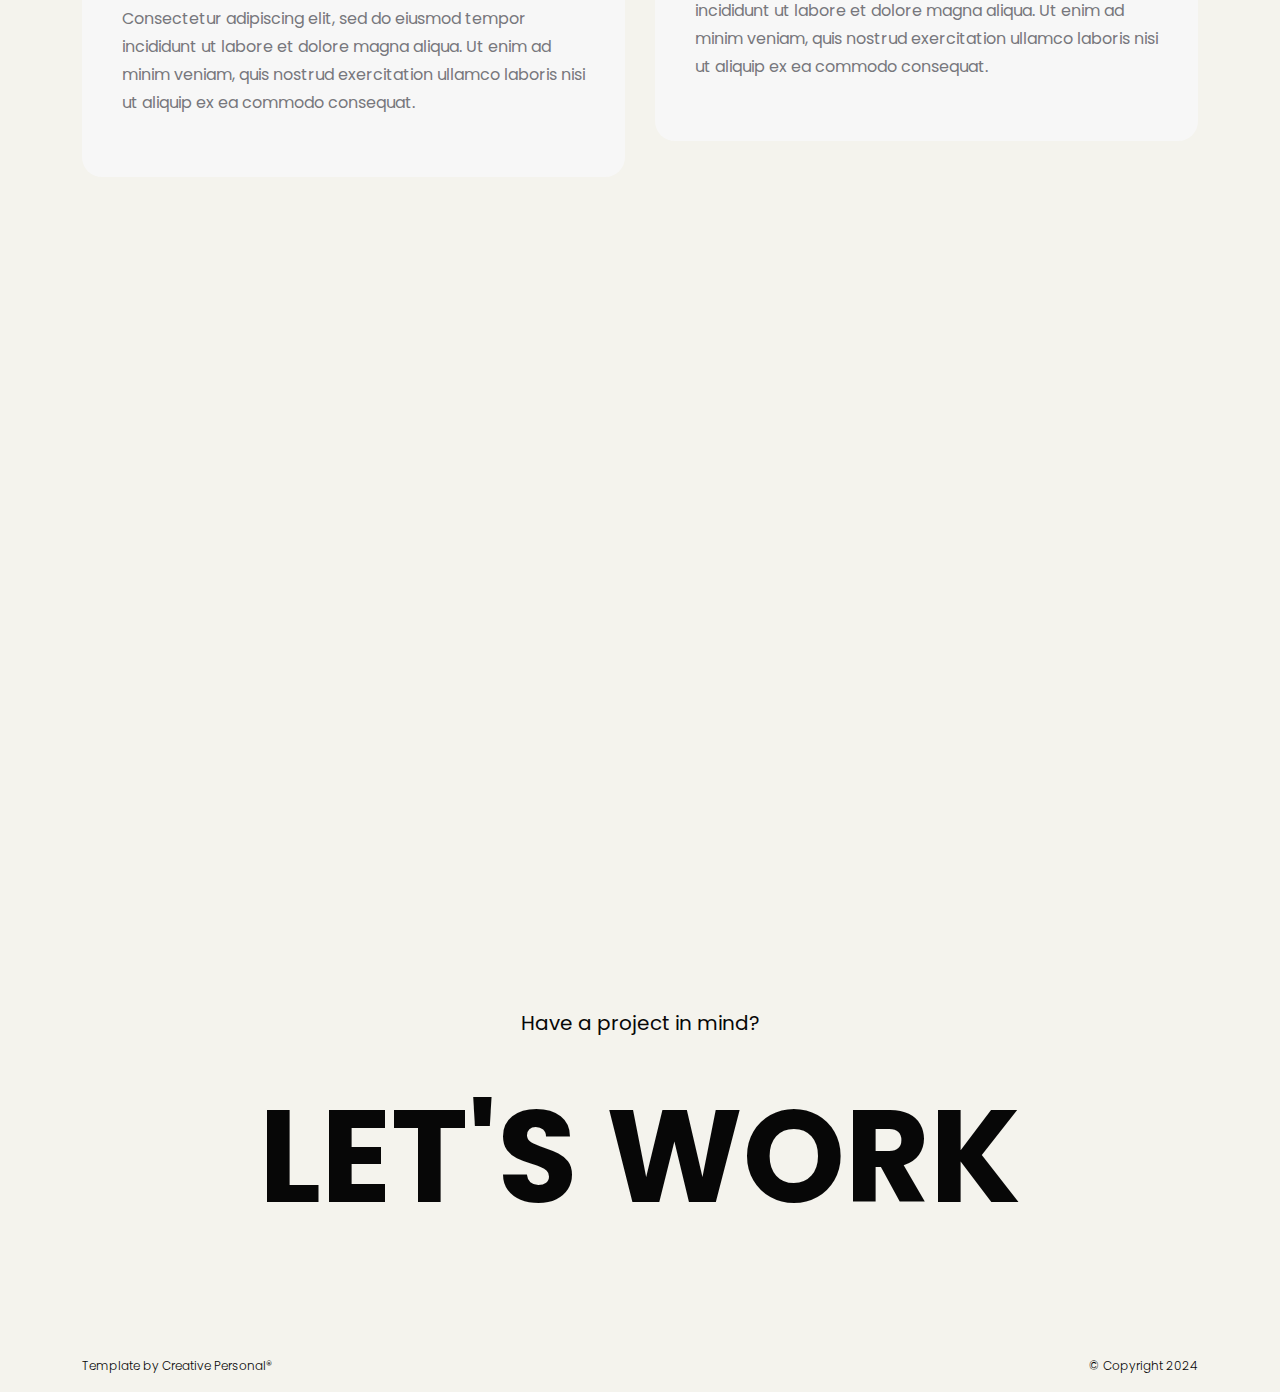
<file: about.html>
<!DOCTYPE html>
<html lang="en">

<head>
    <!-- META -->
    <meta charset="utf-8">
    <meta http-equiv="X-UA-Compatible" content="IE=edge">
    <meta name="viewport" content="width=device-width, initial-scale=1">
    <meta name="description" content="Nino - Modern Portfolio Template">
    <meta name="keywords" content="personal, portfolio new, html, one page, bootstrap, new html template, design, creative, onepage, clean, modern">
    <meta name="author" content="Tanvir Hossain">
    <!-- PAGE TITLE -->
    <title>Nino - Modern Portfolio Template</title>
    <link rel="icon" type="image/x-icon" href="assets/images/favicon.png">
    <!-- ALL GOOGLE FONTS -->
    <link rel="preconnect" href="https://fonts.googleapis.com">
    <link rel="preconnect" href="https://fonts.gstatic.com" crossorigin>
    <link href="https://fonts.googleapis.com/css2?family=Oswald:wght@200..700&family=Poppins:ital,wght@0,100;0,200;0,300;0,400;0,500;0,600;0,700;0,800;0,900;1,100;1,200;1,300;1,400;1,500;1,600;1,700;1,800;1,900&display=swap" rel="stylesheet">
    <!-- BOOTSTRAP CSS -->
    <link rel="stylesheet" href="assets/css/bootstrap.min.css" />
    <!-- FONT AWESOME CSS -->
    <link rel="stylesheet" href="assets/css/font-awesome-pro.css" />
    <!-- FONT AWESOME CSS -->
    <link rel="stylesheet" href="assets/fonts/remixicon.css" />
    <!-- MAGNIFIC CSS -->
    <link rel="stylesheet" href="assets/css/magnific-popup.css">
    <!-- NICE SELECT CSS -->
    <link rel="stylesheet" href="assets/css/nice-select.min.css" />
    <!-- ANIMATE CSS -->
    <link rel="stylesheet" href="assets/css/animate.min.css" />
    <!-- MOBILE MENU CSS -->
    <link rel="stylesheet" href="assets/css/mobilemenu.css" />
    <!-- SLICK CSS -->
    <link rel="stylesheet" href="assets/css/slick.min.css" />
    <!-- SPACING CSS -->
    <link rel="stylesheet" href="assets/css/spacing.css" />
    <!-- MAIN STYLE CSS -->
    <link rel="stylesheet" href="assets/css/style.css" />
    <!-- RESPONSIVE CSS -->
    <link rel="stylesheet" href="assets/css/responsive.css">
    <!-- HTML5 shim and Respond.js IE8 support of HTML5 elements and media queries -->
    <!-- WARNING: Respond.js doesn't work if you view the page via file:// -->
    <!--[if lt IE 9]>
      <script src="https://oss.maxcdn.com/html5shiv/3.7.2/html5shiv.min.js"></script>
      <script src="https://oss.maxcdn.com/respond/1.4.2/respond.min.js"></script>
    <![endif]-->
</head>

<body>
    <!-- START PRELOADER AREA-->
    <div class="preloader">
        <svg viewbox="0 0 1000 1000" preserveaspectratio="none">
            <path id="preloaderSvg" d="M0,1005S175,995,500,995s500,5,500,5V0H0Z"></path>
        </svg>
        <div class="preloader-heading">
            <div class="load-text">
                <span>L</span>
                <span>o</span>
                <span>a</span>
                <span>d</span>
                <span>i</span>
                <span>n</span>
                <span>g</span>
            </div>
        </div>
    </div>
    <!-- END PRELOADER AREA -->
    <!-- START SCROOL UP DESIGN AREA -->
    <div class="progress-wrap cursor-pointer">
        <i class="ri-arrow-up-s-line"></i>
        <svg class="progress-circle svg-content" width="100%" height="100%" viewBox="-1 -1 102 102">
            <path d="M50,1 a49,49 0 0,1 0,98 a49,49 0 0,1 0,-98" />
        </svg>
    </div>
    <!-- / END SCROOL UP DESIGN AREA -->
    <!-- START MAGIC CURSOR AND BALL AREA-->
    <div id="magic-cursor">
        <div id="ball"></div>
    </div>
    <!-- / END MAGIC CURSOR AND BALL AREA-->
    <!-- START MENU DESIGN AREA-->
    <header class="main-header">
        <div class="header-upper">
            <div class="container">
                <div class="header-inner">
                    <div class="row align-items-center">
                        <div class="col-xl-2 col-lg-2 col-md-6 col-6 col-sm-3">
                            <div class="logo-area">
                                <div class="logo">
                                    <a href="index.html"><img src="assets/images/logo.png" alt=""></a>
                                </div>
                            </div>
                        </div>
                        <div class="col-xl-10 col-lg-10 col-md-6 col-6 col-sm-9">
                            <div class="main-menu">
                                <nav id="mobile-menu">
                                    <ul>
                                        <li><a href="index.html" class="linkstyle">Home</a></li>
                                        <li><a href="about.html" class="linkstyle">about</a></li>
                                        <li><a href="service.html" class="linkstyle">services</a></li>
                                        <li class="has-dropdown"><a href="projects.html" class="linkstyle">projects</a>
                                            <ul class="sub-menu">
                                                <li><a href="projects.html">Projects List</a></li>
                                                <li><a href="single-project.html">Single Portfolio</a></li>
                                            </ul>
                                        </li>
                                        <li><a href="blog.html" class="linkstyle">Blog</a></li>
                                        <li><a href="contact.html" class="linkstyle">Contact</a></li>
                                    </ul>
                                </nav>
                            </div>
                            <div class="side-menu-icon d-lg-none text-end">
                                <a href="javascript:void(0)" class="info-toggle-btn f-right sidebar-toggle-btn"><i class="fal fa-bars"></i></a>
                            </div>
                        </div>
                    </div>
                </div>
            </div>
        </div>
    </header>
    <!-- // END MENU DESIGN AREA-->
    <!-- START MOBILE MENU DESIGN AREA-->
    <div class="sidebar__area">
        <div class="sidebar__wrapper">
            <div class="sidebar__close">
                <button class="sidebar__close-btn" id="sidebar__close-btn">
                    <i class="fal fa-times"></i>
                </button>
            </div>
            <div class="sidebar__content mt-50 mb-20">
                <div class="mobile-menu fix"></div>
            </div>
        </div>
    </div>
    <div class="body-overlay"></div>
    <!-- // END MOBILE MENU DESIGN AREA-->
    <!-- START SINGLE PAGE DESIGN AREA -->
    <section class="single-page-hero-area">
        <div class="container">
            <div class="row align-items-center">
                <div class="col-lg-12">
                    <h2>About Me</h2>
                </div>
            </div>
        </div>
    </section>
    <!-- // END SINGLE PAGE DESIGN AREA -->
    <!-- START RESUME EXPERIENCE DESIGN AREA -->
    <div class="resume-area no-padding" id="resume">
        <div class="container">
            <div class="row">
                <div class="col-xl-6 col-md-6">
                    <div class="resume-wrapper wow fadeInUp delay-0-2s">
                        <!-- START SINGLE EXPERIENCE DESIGN AREA -->
                        <div class="resume-box">
                            <span class="resume-date">2020 - Present</span>
                            <h2>Web Developer & Business Partner (Full-Time)</h2>
                            <span>@ Envato Marketplace</span>
                            <p>Consectetur adipiscing elit, sed do eiusmod tempor incididunt ut labore et dolore magna aliqua. Ut enim ad minim veniam, quis nostrud exercitation ullamco laboris nisi ut aliquip ex ea commodo consequat.</p>
                        </div>
                        <!-- / END SINGLE EXPERIENCE DESIGN AREA -->
                        <!-- START SINGLE EXPERIENCE DESIGN AREA -->
                        <div class="resume-box">
                            <span class="resume-date">2018 - 2020</span>
                            <h2>CEO & Founder</h2>
                            <span>@ Thememaster LTD</span>
                            <p>Consectetur adipiscing elit, sed do eiusmod tempor incididunt ut labore et dolore magna aliqua. Ut enim ad minim veniam, quis nostrud exercitation ullamco laboris nisi ut aliquip ex ea commodo consequat.</p>
                        </div>
                        <!-- / END SINGLE EXPERIENCE DESIGN AREA -->
                        <!-- START SINGLE EXPERIENCE DESIGN AREA -->
                        <div class="resume-box">
                            <span class="resume-date">2012 - 2028</span>
                            <h2>Senior Designer</h2>
                            <span>@ Google</span>
                            <p>Consectetur adipiscing elit, sed do eiusmod tempor incididunt ut labore et dolore magna aliqua. Ut enim ad minim veniam, quis nostrud exercitation ullamco laboris nisi ut aliquip ex ea commodo consequat.</p>
                        </div>
                        <!-- / END SINGLE EXPERIENCE DESIGN AREA -->
                    </div>
                </div>
                <div class="col-xl-6 col-md-6">
                    <div class="resume-wrapper wow fadeInUp delay-0-4s">
                        <!-- START SINGLE EDUCATION DESIGN AREA -->
                        <div class="resume-box">
                            <span class="resume-date">2020 - Present</span>
                            <h2>Bachelor Degree of Science</h2>
                            <span>@ University of London</span>
                            <p>Consectetur adipiscing elit, sed do eiusmod tempor incididunt ut labore et dolore magna aliqua. Ut enim ad minim veniam, quis nostrud exercitation ullamco laboris nisi ut aliquip ex ea commodo consequat.</p>
                        </div>
                        <!-- / END SINGLE EDUCATION DESIGN AREA -->
                        <!-- START SINGLE EDUCATION DESIGN AREA -->
                        <div class="resume-box">
                            <span class="resume-date">2018 - 2020</span>
                            <h2>Master Degree of Design</h2>
                            <span>@ Envato Education</span>
                            <p>Consectetur adipiscing elit, sed do eiusmod tempor incididunt ut labore et dolore magna aliqua. Ut enim ad minim veniam, quis nostrud exercitation ullamco laboris nisi ut aliquip ex ea commodo consequat.</p>
                        </div>
                        <!-- / END SINGLE EDUCATION DESIGN AREA -->
                        <!-- START SINGLE EDUCATION DESIGN AREA -->
                        <div class="resume-box">
                            <span class="resume-date">2015 - 2018</span>
                            <h2>Degree Of UI & UX</h2>
                            <span>@ University of world</span>
                            <p>Consectetur adipiscing elit, sed do eiusmod tempor incididunt ut labore et dolore magna aliqua. Ut enim ad minim veniam, quis nostrud exercitation ullamco laboris nisi ut aliquip ex ea commodo consequat.</p>
                        </div>
                        <!-- / END SINGLE EDUCATION DESIGN AREA -->
                    </div>
                </div>
            </div>
        </div>
    </div>
    <!-- / END RESUME EXPERIENCE DESIGN AREA -->
    <!-- START SKILL DESIGN AREA -->
    <section id="skills" class="skill-area">
        <div class="container">
            <div class="container-inner">
                <div class="row">
                    <div class="col-xl-12 col-lg-12">
                        <div class="section-title section-black-title mb-40 wow fadeInUp delay-0-2s">
                            <h2>Professional Skills</h2>
                        </div>
                    </div>
                </div>
                <div class="row">
                    <div class="col-lg-12">
                        <div class="skill-items-wrap">
                            <div class="row">
                                <div class="col-xl-3 col-lg-4 col-md-3 col-sm-4 col-6">
                                    <div class="skill-item wow fadeInUp delay-0-2s">
                                        <img src="assets/images/skills/skill1.png" alt="Skill" />
                                        <h5>Figma</h5>
                                    </div>
                                </div>
                                <div class="col-xl-3 col-lg-4 col-md-3 col-sm-4 col-6">
                                    <div class="skill-item wow fadeInUp delay-0-3s">
                                        <img src="assets/images/skills/skill2.png" alt="Skill" />
                                        <h5>Tailwand</h5>
                                    </div>
                                </div>
                                <div class="col-xl-3 col-lg-4 col-md-3 col-sm-4 col-6">
                                    <div class="skill-item wow fadeInUp delay-0-4s">
                                        <img src="assets/images/skills/skill3.png" alt="Skill" />
                                        <h5>Photoshop</h5>
                                    </div>
                                </div>
                                <div class="col-xl-3 col-lg-4 col-md-3 col-sm-4 col-6">
                                    <div class="skill-item wow fadeInUp delay-0-5s">
                                        <img src="assets/images/skills/skill4.png" alt="Skill" />
                                        <h5>WordPress</h5>
                                    </div>
                                </div>
                                <div class="col-xl-3 col-lg-4 col-md-3 col-sm-4 col-6">
                                    <div class="skill-item wow fadeInUp delay-0-2s">
                                        <img src="assets/images/skills/skill5.png" alt="Skill" />
                                        <h5>Angular</h5>
                                    </div>
                                </div>
                                <div class="col-xl-3 col-lg-4 col-md-3 col-sm-4 col-6">
                                    <div class="skill-item wow fadeInUp delay-0-3s">
                                        <img src="assets/images/skills/skill6.png" alt="Skill" />
                                        <h5>Webflow</h5>
                                    </div>
                                </div>
                                <div class="col-xl-3 col-lg-4 col-md-3 col-sm-4 col-6">
                                    <div class="skill-item wow fadeInUp delay-0-4s">
                                        <img src="assets/images/skills/skill7.png" alt="Skill" />
                                        <h5>Python</h5>
                                    </div>
                                </div>
                                <div class="col-xl-3 col-lg-4 col-md-3 col-sm-4 col-6">
                                    <div class="skill-item wow fadeInUp delay-0-5s">
                                        <img src="assets/images/skills/skill8.png" alt="Skill" />
                                        <h5>Sketch</h5>
                                    </div>
                                </div>
                            </div>
                        </div>
                    </div>
                </div>
            </div>
        </div>
    </section>
    <!-- / END SKILL DESIGN AREA -->
    <!-- START FOOTER DESIGN AREA -->
    <footer class="main-footer">
        <div class="container">
            <div class="row">
                <div class="col-lg-12">
                    <div class="footer-top">
                        <p> Have a project in mind?</p>
                        <h2><a href="mailto:hello@websitename.com">let's work</a></h2>
                    </div>
                </div>
            </div>
            <div class="row">
                <div class="col-lg-6 col-sm-6">
                    <p class="copy-left-text">Template by <a href="https://themeforest.net/user/creativepersonal/portfolio">Creative Personal®</a></p>
                </div>
                <div class="col-lg-6 col-sm-6">
                    <p class="copy-right-text">&copy; Copyright 2024</p>
                </div>
            </div>
        </div>
    </footer>
    <!-- / END FOOTER DESIGN AREA -->
    <!-- JQUERY JS -->
    <script src="assets/js/jquery-3.6.0.min.js"></script>
    <!-- BOOTSTRAP JS-->
    <script src="assets/js/bootstrap.min.js"></script>
    <!-- APPEAR JS -->
    <script src="assets/js/appear.min.js"></script>
    <!-- MAGNIFICANT JS -->
    <script src="assets/js/jquery.magnific-popup.min.js"></script>
    <!-- MOBILE MENU JS-->
    <script src="assets/js/mobilemenu.js"></script>
    <!-- GSAP AND LOCOMOTIV JS-->
    <script src="assets/js/gsap.min.js"></script>
    <script src="assets/js/ScrollTrigger.min.js"></script>
    <script src="assets/js/lenis.js"></script>
    <!-- SLICK JS-->
    <script src="assets/js/slick.min.js"></script>
    <!-- NICE SELECT JS-->
    <script src="assets/js/jquery.nice-select.min.js"></script>
    <!-- IMAGE LOADER JS-->
    <script src="assets/js/imagesloaded.pkgd.min.js"></script>
    <!-- ISOTOPE JS-->
    <script src="assets/js/isotope.pkgd.min.js"></script>
    <!--  WOW ANIMATION JS-->
    <script src="assets/js/wow.min.js"></script>
    <!-- SCRIPT JS-->
    <script src="assets/js/script.js"></script>
</body>

</html>
</file>
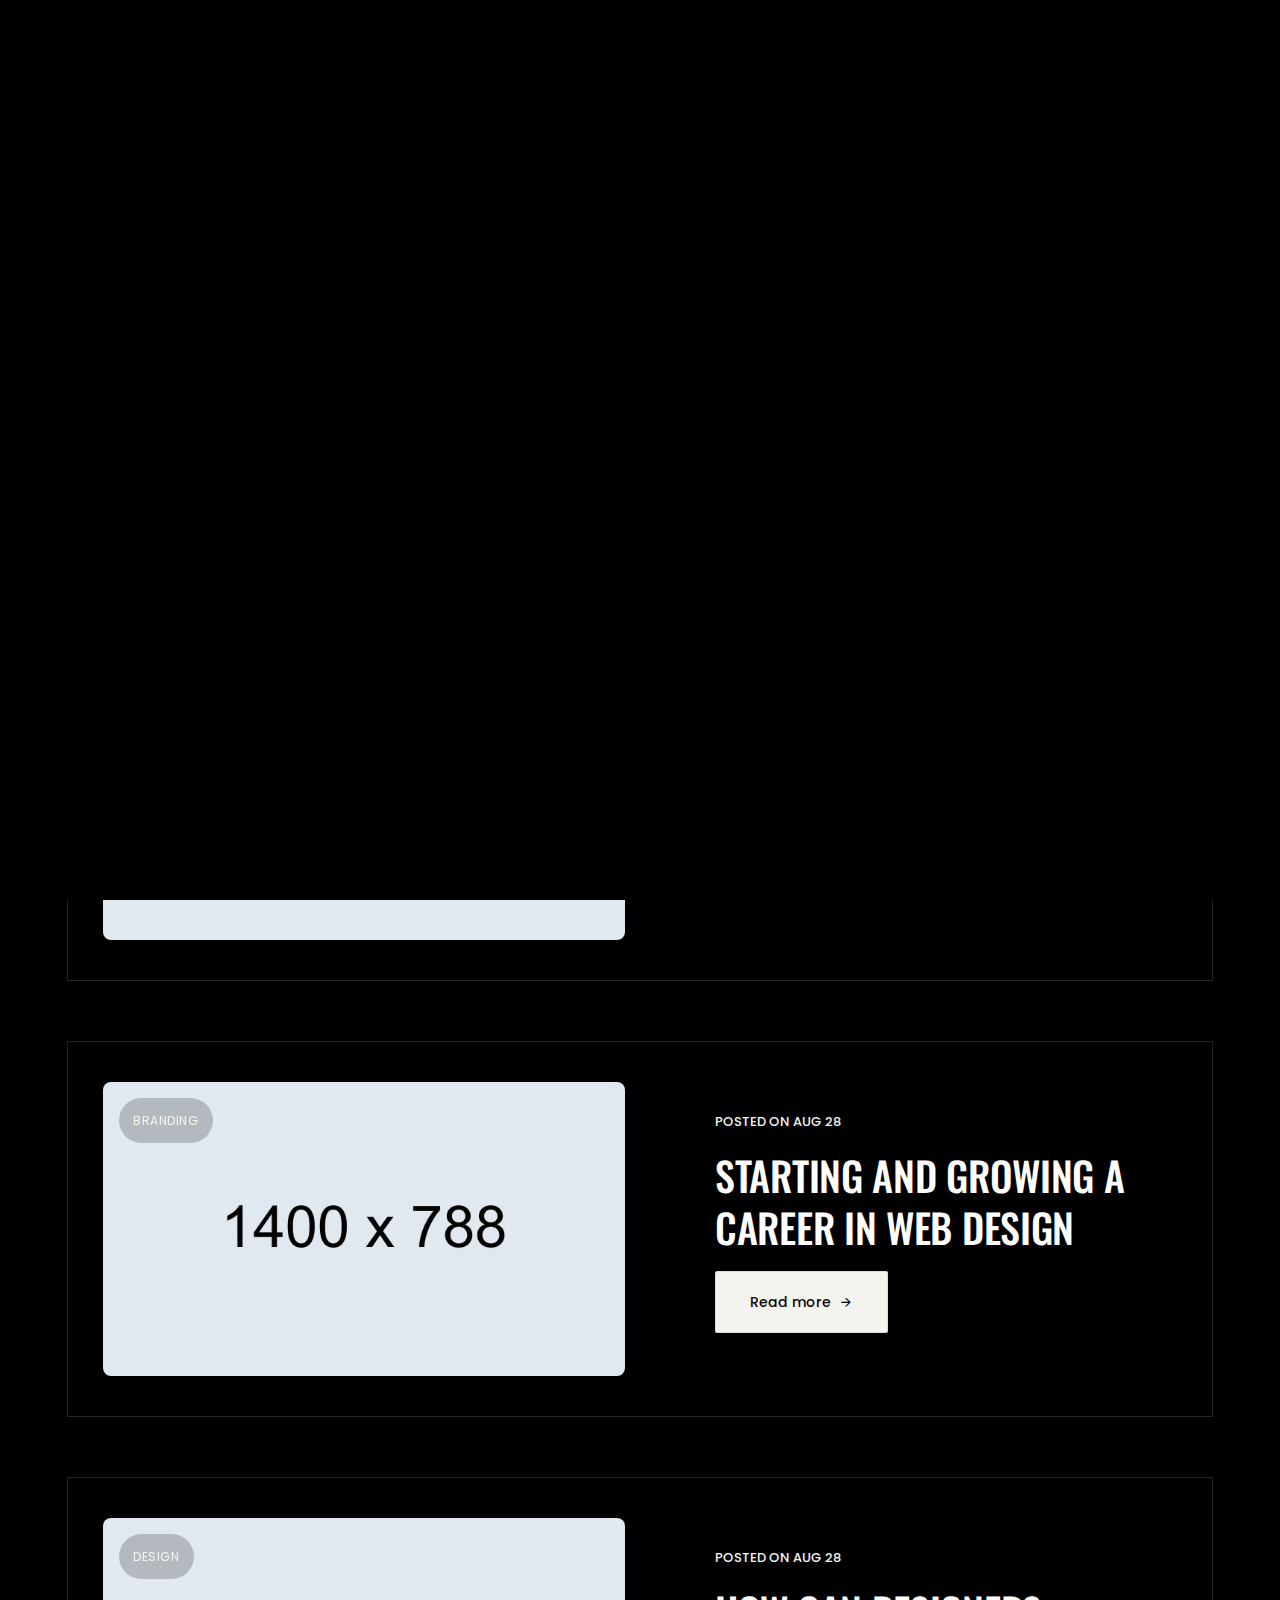
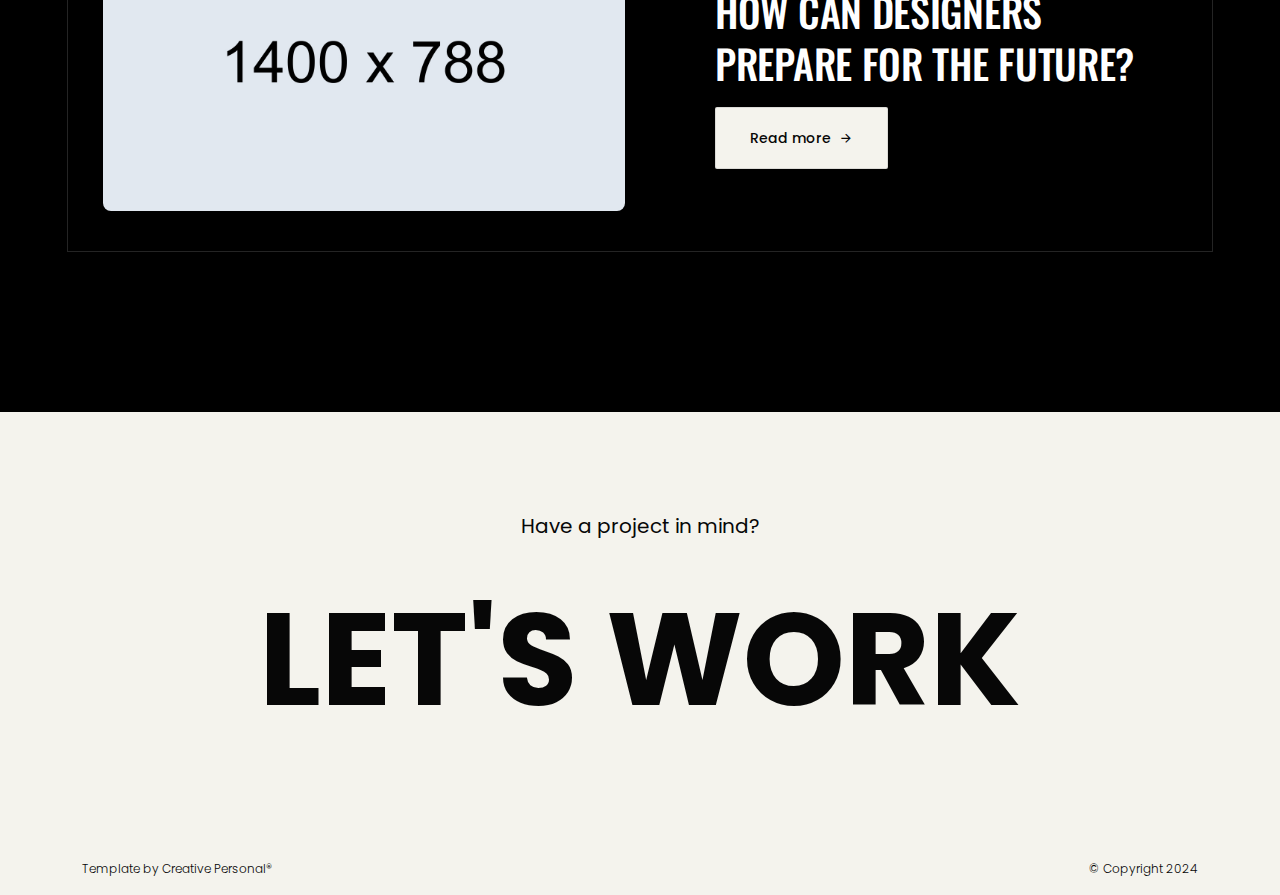
<file: blog.html>
<!DOCTYPE html>
<html lang="en">

<head>
    <!-- META -->
    <meta charset="utf-8">
    <meta http-equiv="X-UA-Compatible" content="IE=edge">
    <meta name="viewport" content="width=device-width, initial-scale=1">
    <meta name="description" content="Nino - Modern Portfolio Template">
    <meta name="keywords" content="personal, portfolio new, html, one page, bootstrap, new html template, design, creative, onepage, clean, modern">
    <meta name="author" content="Tanvir Hossain">
    <!-- PAGE TITLE -->
    <title>Nino - Modern Portfolio Template</title>
    <link rel="icon" type="image/x-icon" href="assets/images/favicon.png">
    <!-- ALL GOOGLE FONTS -->
    <link rel="preconnect" href="https://fonts.googleapis.com">
    <link rel="preconnect" href="https://fonts.gstatic.com" crossorigin>
    <link href="https://fonts.googleapis.com/css2?family=Oswald:wght@200..700&family=Poppins:ital,wght@0,100;0,200;0,300;0,400;0,500;0,600;0,700;0,800;0,900;1,100;1,200;1,300;1,400;1,500;1,600;1,700;1,800;1,900&display=swap" rel="stylesheet">
    <!-- BOOTSTRAP CSS -->
    <link rel="stylesheet" href="assets/css/bootstrap.min.css" />
    <!-- FONT AWESOME CSS -->
    <link rel="stylesheet" href="assets/css/font-awesome-pro.css" />
    <!-- FONT AWESOME CSS -->
    <link rel="stylesheet" href="assets/fonts/remixicon.css" />
    <!-- MAGNIFIC CSS -->
    <link rel="stylesheet" href="assets/css/magnific-popup.css">
    <!-- NICE SELECT CSS -->
    <link rel="stylesheet" href="assets/css/nice-select.min.css" />
    <!-- ANIMATE CSS -->
    <link rel="stylesheet" href="assets/css/animate.min.css" />
    <!-- MOBILE MENU CSS -->
    <link rel="stylesheet" href="assets/css/mobilemenu.css" />
    <!-- SLICK CSS -->
    <link rel="stylesheet" href="assets/css/slick.min.css" />
    <!-- SPACING CSS -->
    <link rel="stylesheet" href="assets/css/spacing.css" />
    <!-- MAIN STYLE CSS -->
    <link rel="stylesheet" href="assets/css/style.css" />
    <!-- RESPONSIVE CSS -->
    <link rel="stylesheet" href="assets/css/responsive.css">
    <!-- HTML5 shim and Respond.js IE8 support of HTML5 elements and media queries -->
    <!-- WARNING: Respond.js doesn't work if you view the page via file:// -->
    <!--[if lt IE 9]>
      <script src="https://oss.maxcdn.com/html5shiv/3.7.2/html5shiv.min.js"></script>
      <script src="https://oss.maxcdn.com/respond/1.4.2/respond.min.js"></script>
    <![endif]-->
</head>

<body>
    <!-- START PRELOADER AREA-->
    <div class="preloader">
        <svg viewbox="0 0 1000 1000" preserveaspectratio="none">
            <path id="preloaderSvg" d="M0,1005S175,995,500,995s500,5,500,5V0H0Z"></path>
        </svg>
        <div class="preloader-heading">
            <div class="load-text">
                <span>L</span>
                <span>o</span>
                <span>a</span>
                <span>d</span>
                <span>i</span>
                <span>n</span>
                <span>g</span>
            </div>
        </div>
    </div>
    <!-- END PRELOADER AREA -->
    <!-- START SCROOL UP DESIGN AREA -->
    <div class="progress-wrap cursor-pointer">
        <i class="ri-arrow-up-s-line"></i>
        <svg class="progress-circle svg-content" width="100%" height="100%" viewBox="-1 -1 102 102">
            <path d="M50,1 a49,49 0 0,1 0,98 a49,49 0 0,1 0,-98" />
        </svg>
    </div>
    <!-- / END SCROOL UP DESIGN AREA -->
    <!-- START MAGIC CURSOR AND BALL AREA-->
    <div id="magic-cursor">
        <div id="ball"></div>
    </div>
    <!-- / END MAGIC CURSOR AND BALL AREA-->
    <!-- START MENU DESIGN AREA-->
    <header class="main-header">
        <div class="header-upper">
            <div class="container">
                <div class="header-inner">
                    <div class="row align-items-center">
                        <div class="col-xl-2 col-lg-2 col-md-6 col-6 col-sm-3">
                            <div class="logo-area">
                                <div class="logo">
                                    <a href="index.html"><img src="assets/images/logo.png" alt=""></a>
                                </div>
                            </div>
                        </div>
                        <div class="col-xl-10 col-lg-10 col-md-6 col-6 col-sm-9">
                            <div class="main-menu">
                                <nav id="mobile-menu">
                                    <ul>
                                        <li><a href="index.html" class="linkstyle">Home</a></li>
                                        <li><a href="about.html" class="linkstyle">about</a></li>
                                        <li><a href="service.html" class="linkstyle">services</a></li>
                                        <li class="has-dropdown"><a href="projects.html" class="linkstyle">projects</a>
                                            <ul class="sub-menu">
                                                <li><a href="projects.html">Projects List</a></li>
                                                <li><a href="single-project.html">Single Portfolio</a></li>
                                            </ul>
                                        </li>
                                        <li><a href="blog.html" class="linkstyle">Blog</a></li>
                                        <li><a href="contact.html" class="linkstyle">Contact</a></li>
                                    </ul>
                                </nav>
                            </div>
                            <div class="side-menu-icon d-lg-none text-end">
                                <a href="javascript:void(0)" class="info-toggle-btn f-right sidebar-toggle-btn"><i class="fal fa-bars"></i></a>
                            </div>
                        </div>
                    </div>
                </div>
            </div>
        </div>
    </header>
    <!-- // END MENU DESIGN AREA-->
    <!-- START MOBILE MENU DESIGN AREA-->
    <div class="sidebar__area">
        <div class="sidebar__wrapper">
            <div class="sidebar__close">
                <button class="sidebar__close-btn" id="sidebar__close-btn">
                    <i class="fal fa-times"></i>
                </button>
            </div>
            <div class="sidebar__content mt-50 mb-20">
                <div class="mobile-menu fix"></div>
            </div>
        </div>
    </div>
    <div class="body-overlay"></div>
    <!-- // END MOBILE MENU DESIGN AREA-->
    <!-- START SINGLE PAGE DESIGN AREA -->
    <section class="single-page-hero-area">
        <div class="container">
            <div class="row align-items-center">
                <div class="col-lg-12">
                    <h2>Blogs</h2>
                    <p>Stories, Advice, and Inspiration for the Curious Mind</p>
                </div>
            </div>
        </div>
    </section>
    <!-- // END SINGLE PAGE DESIGN AREA -->
    <!-- START VLOG DESIGN AREA -->
    <section class="blog-area">
        <div class="container">
            <!-- START SINGLE VLOG DESIGN AREA -->
            <div class="row blog-post-box align-items-center">
                <div class="col-lg-6">
                    <div class="blog-post-img">
                        <a href="#">
                            <img src="assets/images/blog/blog1.jpg" alt="">
                        </a>
                        <div class="blog-post-category">
                            <a href="#">Help</a>
                        </div>
                    </div>
                </div>
                <div class="col-lg-6">
                    <div class="blog-post-caption">
                        <h3>Posted on Aug 28</h3>
                        <h2><a class="link-decoration" href="#">Create a Landing Page That Performs Great</a></h2>
                        <a class="theme-btn theme-btn-two" href="#">Read more <i class="ri-arrow-right-line"></i></a>
                    </div>
                </div>
            </div>
            <!-- START SINGLE VLOG DESIGN AREA -->
            <!-- START SINGLE VLOG DESIGN AREA -->
            <div class="row blog-post-box align-items-center">
                <div class="col-lg-6">
                    <div class="blog-post-img">
                        <a href="#">
                            <img src="assets/images/blog/blog2.jpg" alt="">
                        </a>
                        <div class="blog-post-category">
                            <a href="#">Branding</a>
                        </div>
                    </div>
                </div>
                <div class="col-lg-6">
                    <div class="blog-post-caption">
                        <h3>Posted on Aug 28</h3>
                        <h2><a class="link-decoration" href="#">Starting and Growing a Career in Web Design</a></h2>
                        <a class="theme-btn theme-btn-two" href="#">Read more <i class="ri-arrow-right-line"></i></a>
                    </div>
                </div>
            </div>
            <!-- START SINGLE VLOG DESIGN AREA -->
            <!-- START SINGLE VLOG DESIGN AREA -->
            <div class="row blog-post-box align-items-center">
                <div class="col-lg-6">
                    <div class="blog-post-img">
                        <a href="#">
                            <img src="assets/images/blog/blog3.jpg" alt="">
                        </a>
                        <div class="blog-post-category">
                            <a href="#">Design</a>
                        </div>
                    </div>
                </div>
                <div class="col-lg-6">
                    <div class="blog-post-caption">
                        <h3>Posted on Aug 28</h3>
                        <h2><a class="link-decoration" href="#">How Can Designers Prepare for the Future?</a></h2>
                        <a class="theme-btn theme-btn-two" href="#">Read more <i class="ri-arrow-right-line"></i></a>
                    </div>
                </div>
            </div>
            <!-- START SINGLE VLOG DESIGN AREA -->
        </div>
    </section>
    <!-- / END VLOG DESIGN AREA -->

    <!-- START FOOTER DESIGN AREA -->
    <footer class="main-footer">
        <div class="container">
            <div class="row">
                <div class="col-lg-12">
                    <div class="footer-top">
                        <p> Have a project in mind?</p>
                        <h2><a href="mailto:hello@websitename.com">let's work</a></h2>
                    </div>
                </div>
            </div>
            <div class="row">
                <div class="col-lg-6 col-sm-6">
                    <p class="copy-left-text">Template by <a href="https://themeforest.net/user/creativepersonal/portfolio">Creative Personal®</a></p>
                </div>
                <div class="col-lg-6 col-sm-6">
                    <p class="copy-right-text">&copy; Copyright 2024</p>
                </div>
            </div>
        </div>
    </footer>
    <!-- / END FOOTER DESIGN AREA -->
    <!-- JQUERY JS -->
    <script src="assets/js/jquery-3.6.0.min.js"></script>
    <!-- BOOTSTRAP JS-->
    <script src="assets/js/bootstrap.min.js"></script>
    <!-- APPEAR JS -->
    <script src="assets/js/appear.min.js"></script>
    <!-- MAGNIFICANT JS -->
    <script src="assets/js/jquery.magnific-popup.min.js"></script>
    <!-- MOBILE MENU JS-->
    <script src="assets/js/mobilemenu.js"></script>
    <!-- GSAP AND LOCOMOTIV JS-->
    <script src="assets/js/gsap.min.js"></script>
    <script src="assets/js/ScrollTrigger.min.js"></script>
    <script src="assets/js/lenis.js"></script>
    <!-- SLICK JS-->
    <script src="assets/js/slick.min.js"></script>
    <!-- NICE SELECT JS-->
    <script src="assets/js/jquery.nice-select.min.js"></script>
    <!-- IMAGE LOADER JS-->
    <script src="assets/js/imagesloaded.pkgd.min.js"></script>
    <!-- ISOTOPE JS-->
    <script src="assets/js/isotope.pkgd.min.js"></script>
    <!--  WOW ANIMATION JS-->
    <script src="assets/js/wow.min.js"></script>
    <!-- SCRIPT JS-->
    <script src="assets/js/script.js"></script>
</body>

</html>
</file>
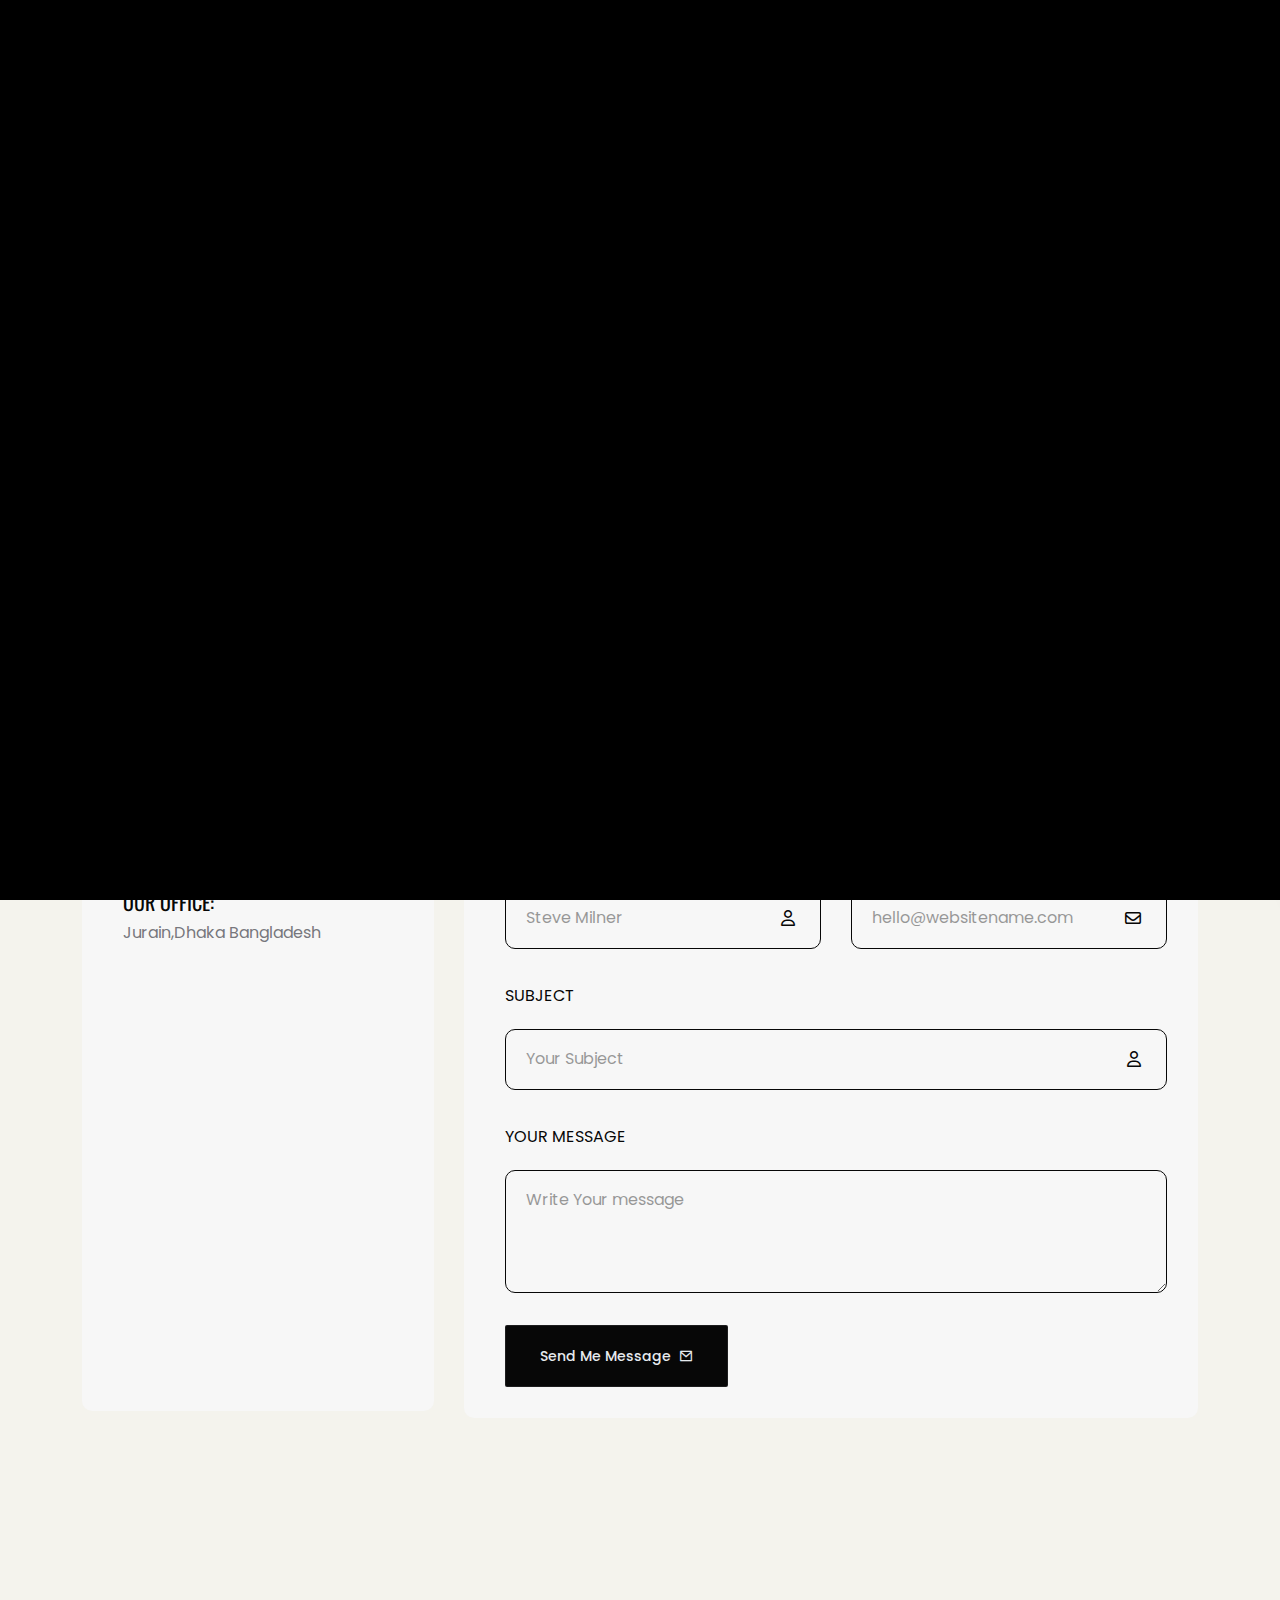
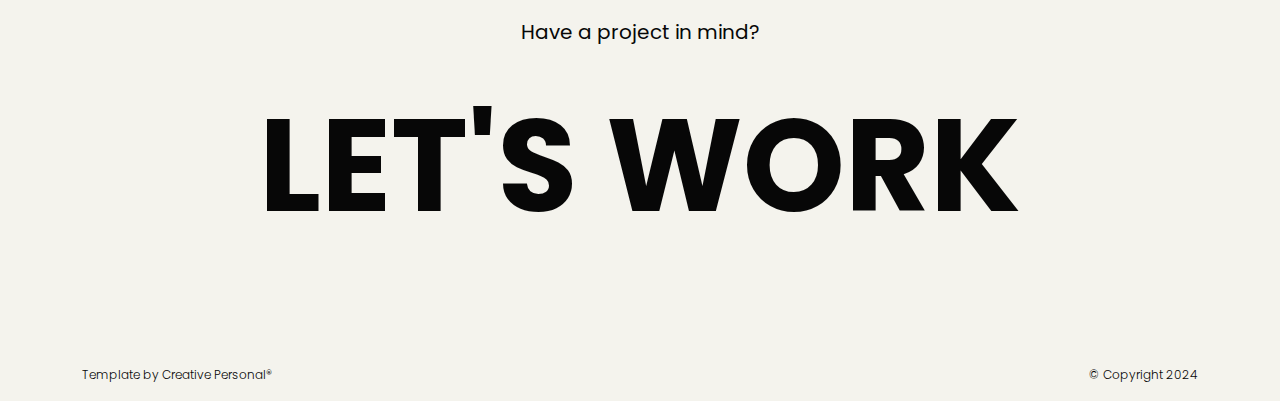
<file: contact.html>
<!DOCTYPE html>
<html lang="en">

<head>
    <!-- META -->
    <meta charset="utf-8">
    <meta http-equiv="X-UA-Compatible" content="IE=edge">
    <meta name="viewport" content="width=device-width, initial-scale=1">
    <meta name="description" content="Nino - Modern Portfolio Template">
    <meta name="keywords" content="personal, portfolio new, html, one page, bootstrap, new html template, design, creative, onepage, clean, modern">
    <meta name="author" content="Tanvir Hossain">
    <!-- PAGE TITLE -->
    <title>Nino - Modern Portfolio Template</title>
    <link rel="icon" type="image/x-icon" href="assets/images/favicon.png">
    <!-- ALL GOOGLE FONTS -->
    <link rel="preconnect" href="https://fonts.googleapis.com">
    <link rel="preconnect" href="https://fonts.gstatic.com" crossorigin>
    <link href="https://fonts.googleapis.com/css2?family=Oswald:wght@200..700&family=Poppins:ital,wght@0,100;0,200;0,300;0,400;0,500;0,600;0,700;0,800;0,900;1,100;1,200;1,300;1,400;1,500;1,600;1,700;1,800;1,900&display=swap" rel="stylesheet">
    <!-- BOOTSTRAP CSS -->
    <link rel="stylesheet" href="assets/css/bootstrap.min.css" />
    <!-- FONT AWESOME CSS -->
    <link rel="stylesheet" href="assets/css/font-awesome-pro.css" />
    <!-- FONT AWESOME CSS -->
    <link rel="stylesheet" href="assets/fonts/remixicon.css" />
    <!-- MAGNIFIC CSS -->
    <link rel="stylesheet" href="assets/css/magnific-popup.css">
    <!-- NICE SELECT CSS -->
    <link rel="stylesheet" href="assets/css/nice-select.min.css" />
    <!-- ANIMATE CSS -->
    <link rel="stylesheet" href="assets/css/animate.min.css" />
    <!-- MOBILE MENU CSS -->
    <link rel="stylesheet" href="assets/css/mobilemenu.css" />
    <!-- SLICK CSS -->
    <link rel="stylesheet" href="assets/css/slick.min.css" />
    <!-- SPACING CSS -->
    <link rel="stylesheet" href="assets/css/spacing.css" />
    <!-- MAIN STYLE CSS -->
    <link rel="stylesheet" href="assets/css/style.css" />
    <!-- RESPONSIVE CSS -->
    <link rel="stylesheet" href="assets/css/responsive.css">
    <!-- HTML5 shim and Respond.js IE8 support of HTML5 elements and media queries -->
    <!-- WARNING: Respond.js doesn't work if you view the page via file:// -->
    <!--[if lt IE 9]>
      <script src="https://oss.maxcdn.com/html5shiv/3.7.2/html5shiv.min.js"></script>
      <script src="https://oss.maxcdn.com/respond/1.4.2/respond.min.js"></script>
    <![endif]-->
</head>

<body>
    <!-- START PRELOADER AREA-->
    <div class="preloader">
        <svg viewbox="0 0 1000 1000" preserveaspectratio="none">
            <path id="preloaderSvg" d="M0,1005S175,995,500,995s500,5,500,5V0H0Z"></path>
        </svg>
        <div class="preloader-heading">
            <div class="load-text">
                <span>L</span>
                <span>o</span>
                <span>a</span>
                <span>d</span>
                <span>i</span>
                <span>n</span>
                <span>g</span>
            </div>
        </div>
    </div>
    <!-- END PRELOADER AREA -->
    <!-- START SCROOL UP DESIGN AREA -->
    <div class="progress-wrap cursor-pointer">
        <i class="ri-arrow-up-s-line"></i>
        <svg class="progress-circle svg-content" width="100%" height="100%" viewBox="-1 -1 102 102">
            <path d="M50,1 a49,49 0 0,1 0,98 a49,49 0 0,1 0,-98" />
        </svg>
    </div>
    <!-- / END SCROOL UP DESIGN AREA -->
    <!-- START MAGIC CURSOR AND BALL AREA-->
    <div id="magic-cursor">
        <div id="ball"></div>
    </div>
    <!-- / END MAGIC CURSOR AND BALL AREA-->
    <!-- START MENU DESIGN AREA-->
    <header class="main-header">
        <div class="header-upper">
            <div class="container">
                <div class="header-inner">
                    <div class="row align-items-center">
                        <div class="col-xl-2 col-lg-2 col-md-6 col-6 col-sm-3">
                            <div class="logo-area">
                                <div class="logo">
                                    <a href="index.html"><img src="assets/images/logo.png" alt=""></a>
                                </div>
                            </div>
                        </div>
                        <div class="col-xl-10 col-lg-10 col-md-6 col-6 col-sm-9">
                            <div class="main-menu">
                                <nav id="mobile-menu">
                                    <ul>
                                        <li><a href="index.html" class="linkstyle">Home</a></li>
                                        <li><a href="about.html" class="linkstyle">about</a></li>
                                        <li><a href="service.html" class="linkstyle">services</a></li>
                                        <li class="has-dropdown"><a href="projects.html" class="linkstyle">projects</a>
                                            <ul class="sub-menu">
                                                <li><a href="projects.html">Projects List</a></li>
                                                <li><a href="single-project.html">Single Portfolio</a></li>
                                            </ul>
                                        </li>
                                        <li><a href="blog.html" class="linkstyle">Blog</a></li>
                                        <li><a href="contact.html" class="linkstyle">Contact</a></li>
                                    </ul>
                                </nav>
                            </div>
                            <div class="side-menu-icon d-lg-none text-end">
                                <a href="javascript:void(0)" class="info-toggle-btn f-right sidebar-toggle-btn"><i class="fal fa-bars"></i></a>
                            </div>
                        </div>
                    </div>
                </div>
            </div>
        </div>
    </header>
    <!-- // END MENU DESIGN AREA-->
    <!-- START MOBILE MENU DESIGN AREA-->
    <div class="sidebar__area">
        <div class="sidebar__wrapper">
            <div class="sidebar__close">
                <button class="sidebar__close-btn" id="sidebar__close-btn">
                    <i class="fal fa-times"></i>
                </button>
            </div>
            <div class="sidebar__content mt-50 mb-20">
                <div class="mobile-menu fix"></div>
            </div>
        </div>
    </div>
    <div class="body-overlay"></div>
    <!-- // END MOBILE MENU DESIGN AREA-->
    <!-- START SINGLE PAGE DESIGN AREA -->
    <section class="single-page-hero-area">
        <div class="container">
            <div class="row align-items-center">
                <div class="col-lg-12">
                    <h2>Say Hello</h2>
                    <p>Fill out the form below to get in touch with me. I'm always excited to hear about new opportunities and I'll do my best to respond to your inquiry within 24 hours.</p>
                </div>
            </div>
        </div>
    </section>
    <!-- // END SINGLE PAGE DESIGN AREA -->
    <!-- START CONTACT DESIGN AREA -->
    <section id="contact" class="contact-area">
        <div class="container">
            <div class="row">
                <div class="col-xl-12 col-lg-12">
                    <div class="section-title section-black-title wow fadeInUp delay-0-2s">
                        <h2>Contact Me</h2>
                    </div>
                </div>
            </div>
            <div class="row">
                <div class="col-lg-4">
                    <div class="contact-content-part  wow fadeInUp delay-0-2s">
                        <!-- START CONTACT SINGLEDESIGN AREA -->
                        <div class="single-contact wow fadeInUp" data-wow-delay=".2s">
                            <span class="circle-btn">
                                <i class="ri-map-pin-line"></i>
                            </span>
                            <h2>our office:</h2>
                            <p>Jurain,Dhaka Bangladesh</p>
                        </div>
                        <!-- / END CONTACT SINGLEDESIGN AREA -->
                        <!-- START CONTACT SINGLEDESIGN AREA -->
                        <div class="single-contact wow fadeInUp" data-wow-delay=".4s">
                            <span class="circle-btn">
                                <i class="ri-headphone-line"></i>
                            </span>
                            <h2>contact number:</h2>
                            <p>+1234321321</p>
                        </div>
                        <!-- / END CONTACT SINGLEDESIGN AREA -->
                        <!-- START CONTACT SINGLEDESIGN AREA -->
                        <div class="single-contact wow fadeInUp" data-wow-delay=".6s">
                            <span class="circle-btn">
                                <i class="ri-mail-line"></i>
                            </span>
                            <h2>Email us:</h2>
                            <p>websitename@mail.com</p>
                        </div>
                        <!-- / END CONTACT SINGLEDESIGN AREA -->
                        <!-- START CONTACT SINGLEDESIGN AREA -->
                        <div class="single-contact wow fadeInUp" data-wow-delay=".6s">
                            <h2>Socials</h2>
                            <div class="about-social">
                            <ul>
                                <li><a href=""><i class="ri-facebook-circle-fill"></i></a></li>
                                <li><a href=""><i class="ri-twitter-x-line"></i></a></li>
                                <li><a href=""><i class="ri-linkedin-fill"></i></a></li>
                                <li><a href=""><i class="ri-github-line"></i></a></li>
                            </ul>
                        </div>
                        </div>
                        <!-- / END CONTACT SINGLEDESIGN AREA -->
                    </div>
                </div>
                <!-- START CONTACT FORM DESIGN AREA -->
                <div class="col-lg-8">
                    <div class="contact-form contact-form-area wow fadeInUp delay-0-4s">
                        <form id="contactForm" class="contact-form" action="#" method="post">
                            <div class="row">
                                <div class="col-md-6">
                                    <div class="form-group">
                                        <label for="name">Full Name</label>
                                        <input type="text" id="name" class="form-control" value="" placeholder="Steve Milner" required="" data-error="Please enter your Name" />
                                        <label for="name" class="for-icon"><i class="far fa-user"></i></label>
                                        <div class="help-block with-errors"></div>
                                    </div>
                                </div>
                                <div class="col-md-6">
                                    <div class="form-group">
                                        <label for="email">Email Address</label>
                                        <input type="email" id="email" class="form-control" value="" placeholder="hello@websitename.com" required="" data-error="Please enter your Email" />
                                        <label for="email" class="for-icon"><i class="far fa-envelope"></i></label>
                                        <div class="help-block with-errors"></div>
                                    </div>
                                </div>
                                <div class="col-md-12">
                                    <div class="form-group">
                                        <label for="name">Subject</label>
                                        <input type="text" id="subject" class="form-control" value="" placeholder="Your Subject" required="" data-error="Please enter your Name" />
                                        <label for="name" class="for-icon"><i class="far fa-user"></i></label>
                                        <div class="help-block with-errors"></div>
                                    </div>
                                </div>
                                <div class="col-md-12">
                                    <div class="form-group">
                                        <label for="message">Your Message</label>
                                        <textarea name="message" id="message" class="form-control" rows="4" placeholder="Write Your message" required="" data-error="Please Write your Message"></textarea>
                                        <div class="help-block with-errors"></div>
                                    </div>
                                </div>
                                <div class="col-md-12">
                                    <div class="form-group mb-0">
                                        <button type="submit" class="theme-btn">
                                            Send Me Message <i class="ri-mail-line"></i>
                                        </button>
                                        <div id="msgSubmit" class="hidden"></div>
                                    </div>
                                </div>
                                <div class="col-md-12 text-center">
                                    <p class="input-success">We have received your mail, We will get back to you soon!</p>
                                    <p class="input-error">Sorry, Message could not send! Please try again.</p>
                                </div>
                            </div>
                        </form>
                    </div>
                </div>
                <!-- / END CONTACT FORM DESIGN AREA -->
            </div>
        </div>
    </section>
    <!-- / END CONTACT DESIGN AREA -->
    <!-- START FOOTER DESIGN AREA -->
    <footer class="main-footer">
        <div class="container">
            <div class="row">
                <div class="col-lg-12">
                    <div class="footer-top">
                        <p> Have a project in mind?</p>
                        <h2><a href="mailto:hello@websitename.com">let's work</a></h2>
                    </div>
                </div>
            </div>
            <div class="row">
                <div class="col-lg-6 col-sm-6">
                    <p class="copy-left-text">Template by <a href="https://themeforest.net/user/creativepersonal/portfolio">Creative Personal®</a></p>
                </div>
                <div class="col-lg-6 col-sm-6">
                    <p class="copy-right-text">&copy; Copyright 2024</p>
                </div>
            </div>
        </div>
    </footer>
    <!-- / END FOOTER DESIGN AREA -->
    <!-- JQUERY JS -->
    <script src="assets/js/jquery-3.6.0.min.js"></script>
    <!-- BOOTSTRAP JS-->
    <script src="assets/js/bootstrap.min.js"></script>
    <!-- APPEAR JS -->
    <script src="assets/js/appear.min.js"></script>
    <!-- MAGNIFICANT JS -->
    <script src="assets/js/jquery.magnific-popup.min.js"></script>
    <!-- MOBILE MENU JS-->
    <script src="assets/js/mobilemenu.js"></script>
    <!-- GSAP AND LOCOMOTIV JS-->
    <script src="assets/js/gsap.min.js"></script>
    <script src="assets/js/ScrollTrigger.min.js"></script>
    <script src="assets/js/lenis.js"></script>
    <!-- SLICK JS-->
    <script src="assets/js/slick.min.js"></script>
    <!-- NICE SELECT JS-->
    <script src="assets/js/jquery.nice-select.min.js"></script>
    <!-- IMAGE LOADER JS-->
    <script src="assets/js/imagesloaded.pkgd.min.js"></script>
    <!-- ISOTOPE JS-->
    <script src="assets/js/isotope.pkgd.min.js"></script>
    <!--  WOW ANIMATION JS-->
    <script src="assets/js/wow.min.js"></script>
    <!-- SCRIPT JS-->
    <script src="assets/js/script.js"></script>
</body>

</html>
</file>
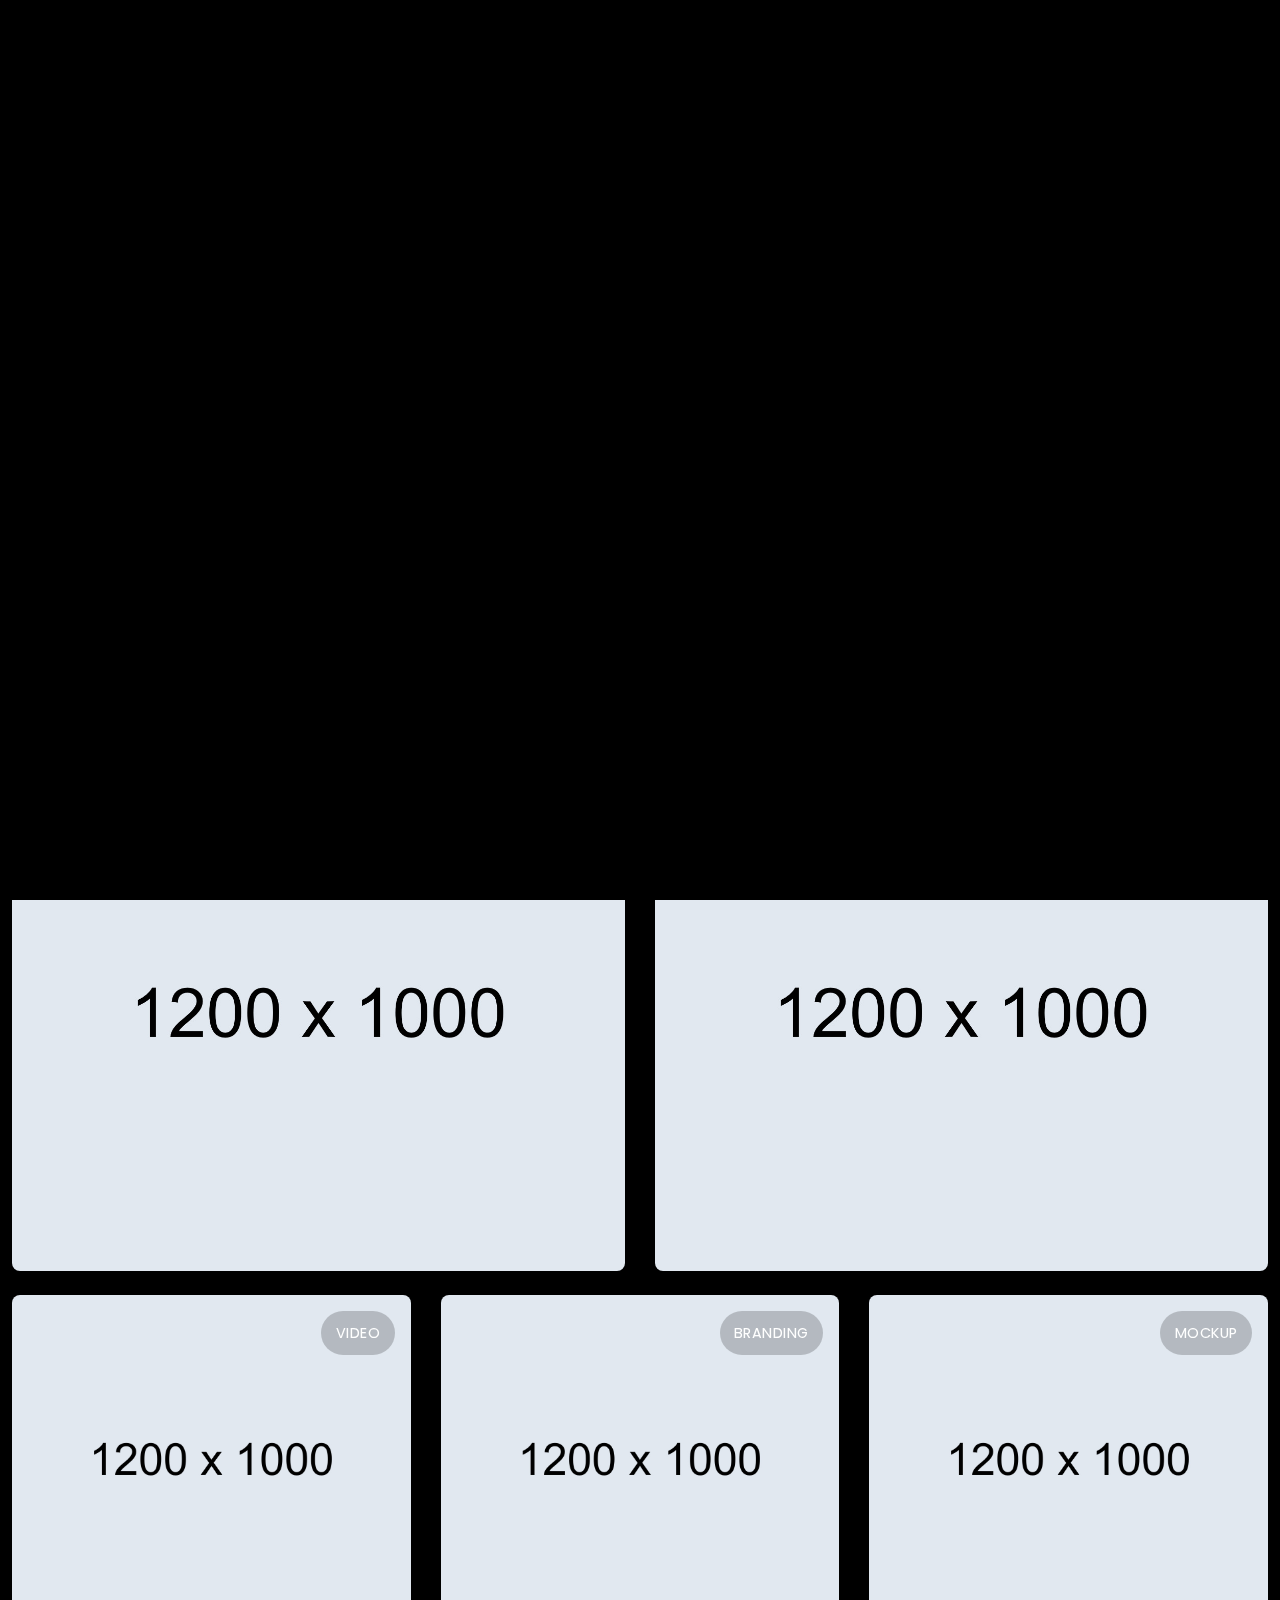
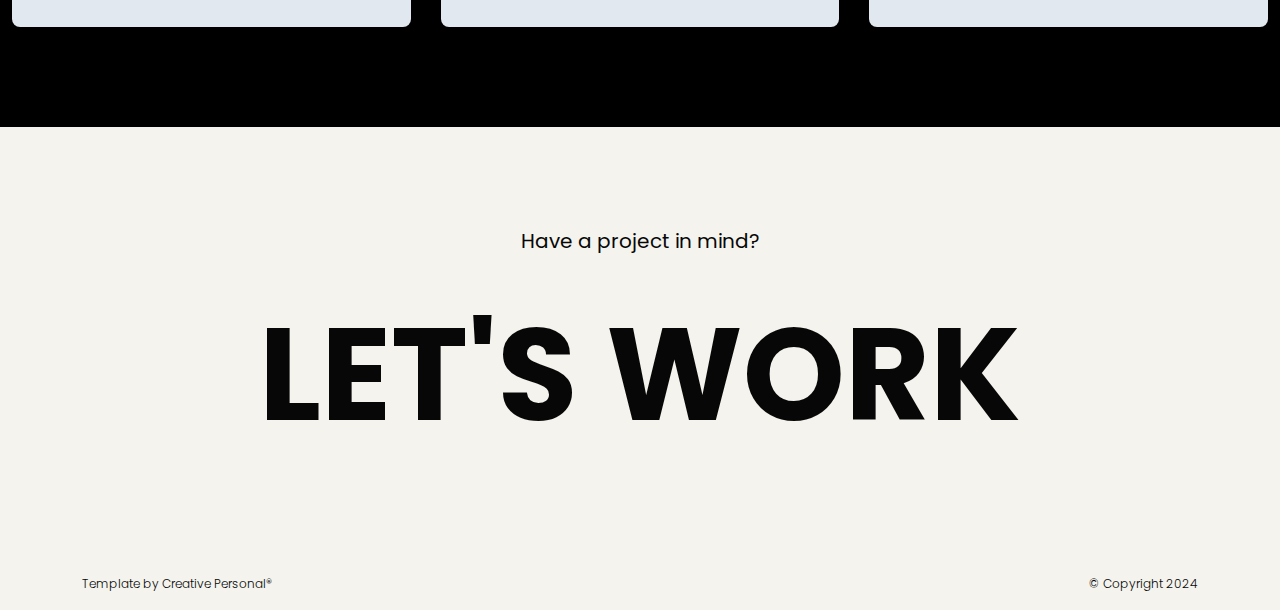
<file: projects.html>
<!DOCTYPE html>
<html lang="en">

<head>
    <!-- META -->
    <meta charset="utf-8">
    <meta http-equiv="X-UA-Compatible" content="IE=edge">
    <meta name="viewport" content="width=device-width, initial-scale=1">
    <meta name="description" content="Nino - Modern Portfolio Template">
    <meta name="keywords" content="personal, portfolio new, html, one page, bootstrap, new html template, design, creative, onepage, clean, modern">
    <meta name="author" content="Tanvir Hossain">
    <!-- PAGE TITLE -->
    <title>Nino - Modern Portfolio Template</title>
    <link rel="icon" type="image/x-icon" href="assets/images/favicon.png">
    <!-- ALL GOOGLE FONTS -->
    <link rel="preconnect" href="https://fonts.googleapis.com">
    <link rel="preconnect" href="https://fonts.gstatic.com" crossorigin>
    <link href="https://fonts.googleapis.com/css2?family=Oswald:wght@200..700&family=Poppins:ital,wght@0,100;0,200;0,300;0,400;0,500;0,600;0,700;0,800;0,900;1,100;1,200;1,300;1,400;1,500;1,600;1,700;1,800;1,900&display=swap" rel="stylesheet">
    <!-- BOOTSTRAP CSS -->
    <link rel="stylesheet" href="assets/css/bootstrap.min.css" />
    <!-- FONT AWESOME CSS -->
    <link rel="stylesheet" href="assets/css/font-awesome-pro.css" />
    <!-- FONT AWESOME CSS -->
    <link rel="stylesheet" href="assets/fonts/remixicon.css" />
    <!-- MAGNIFIC CSS -->
    <link rel="stylesheet" href="assets/css/magnific-popup.css">
    <!-- NICE SELECT CSS -->
    <link rel="stylesheet" href="assets/css/nice-select.min.css" />
    <!-- ANIMATE CSS -->
    <link rel="stylesheet" href="assets/css/animate.min.css" />
    <!-- MOBILE MENU CSS -->
    <link rel="stylesheet" href="assets/css/mobilemenu.css" />
    <!-- SLICK CSS -->
    <link rel="stylesheet" href="assets/css/slick.min.css" />
    <!-- SPACING CSS -->
    <link rel="stylesheet" href="assets/css/spacing.css" />
    <!-- MAIN STYLE CSS -->
    <link rel="stylesheet" href="assets/css/style.css" />
    <!-- RESPONSIVE CSS -->
    <link rel="stylesheet" href="assets/css/responsive.css">
    <!-- HTML5 shim and Respond.js IE8 support of HTML5 elements and media queries -->
    <!-- WARNING: Respond.js doesn't work if you view the page via file:// -->
    <!--[if lt IE 9]>
      <script src="https://oss.maxcdn.com/html5shiv/3.7.2/html5shiv.min.js"></script>
      <script src="https://oss.maxcdn.com/respond/1.4.2/respond.min.js"></script>
    <![endif]-->
</head>

<body>
    <!-- START PRELOADER AREA-->
    <div class="preloader">
        <svg viewbox="0 0 1000 1000" preserveaspectratio="none">
            <path id="preloaderSvg" d="M0,1005S175,995,500,995s500,5,500,5V0H0Z"></path>
        </svg>
        <div class="preloader-heading">
            <div class="load-text">
                <span>L</span>
                <span>o</span>
                <span>a</span>
                <span>d</span>
                <span>i</span>
                <span>n</span>
                <span>g</span>
            </div>
        </div>
    </div>
    <!-- END PRELOADER AREA -->
    <!-- START SCROOL UP DESIGN AREA -->
    <div class="progress-wrap cursor-pointer">
        <i class="ri-arrow-up-s-line"></i>
        <svg class="progress-circle svg-content" width="100%" height="100%" viewBox="-1 -1 102 102">
            <path d="M50,1 a49,49 0 0,1 0,98 a49,49 0 0,1 0,-98" />
        </svg>
    </div>
    <!-- / END SCROOL UP DESIGN AREA -->
    <!-- START MAGIC CURSOR AND BALL AREA-->
    <div id="magic-cursor">
        <div id="ball"></div>
    </div>
    <!-- / END MAGIC CURSOR AND BALL AREA-->
    <!-- START MENU DESIGN AREA-->
    <header class="main-header">
        <div class="header-upper">
            <div class="container">
                <div class="header-inner">
                    <div class="row align-items-center">
                        <div class="col-xl-2 col-lg-2 col-md-6 col-6 col-sm-3">
                            <div class="logo-area">
                                <div class="logo">
                                    <a href="index.html"><img src="assets/images/logo.png" alt=""></a>
                                </div>
                            </div>
                        </div>
                        <div class="col-xl-10 col-lg-10 col-md-6 col-6 col-sm-9">
                            <div class="main-menu">
                                <nav id="mobile-menu">
                                    <ul>
                                        <li><a href="index.html" class="linkstyle">Home</a></li>
                                        <li><a href="about.html" class="linkstyle">about</a></li>
                                        <li><a href="service.html" class="linkstyle">services</a></li>
                                        <li class="has-dropdown"><a href="projects.html" class="linkstyle">projects</a>
                                            <ul class="sub-menu">
                                                <li><a href="projects.html">Projects List</a></li>
                                                <li><a href="single-project.html">Single Portfolio</a></li>
                                            </ul>
                                        </li>
                                        <li><a href="blog.html" class="linkstyle">Blog</a></li>
                                        <li><a href="contact.html" class="linkstyle">Contact</a></li>
                                    </ul>
                                </nav>
                            </div>
                            <div class="side-menu-icon d-lg-none text-end">
                                <a href="javascript:void(0)" class="info-toggle-btn f-right sidebar-toggle-btn"><i class="fal fa-bars"></i></a>
                            </div>
                        </div>
                    </div>
                </div>
            </div>
        </div>
    </header>
    <!-- // END MENU DESIGN AREA-->
    <!-- START MOBILE MENU DESIGN AREA-->
    <div class="sidebar__area">
        <div class="sidebar__wrapper">
            <div class="sidebar__close">
                <button class="sidebar__close-btn" id="sidebar__close-btn">
                    <i class="fal fa-times"></i>
                </button>
            </div>
            <div class="sidebar__content mt-50 mb-20">
                <div class="mobile-menu fix"></div>
            </div>
        </div>
    </div>
    <div class="body-overlay"></div>
    <!-- // END MOBILE MENU DESIGN AREA-->
    <!-- START SINGLE PAGE DESIGN AREA -->
    <section class="single-page-hero-area">
        <div class="container">
            <div class="row align-items-center">
                <div class="col-lg-12">
                    <h2>Projects</h2>
                    <p>A Collection of My Latest Works and Achievements: Discover the Projects that Define My Passion and Skills</p>
                </div>
            </div>
        </div>
    </section>
    <!-- // END SINGLE PAGE DESIGN AREA -->
    <!-- START PORTFOLIO DESIGN AREA -->
    <div class="projects-area" id="portfolio">
        <div class="custom-icon">
            <img src="assets/images/custom/work-scribble.svg" alt="custom">
        </div>
        <div class="container-fluid">
            <div class="row g-4 portfolio-grid">
                <!-- START SINGLE PORTFOLIO DESIGN AREA -->
                <div class="col-md-6 col-xl-6 portfolio-item category-1">
                    <a href="assets/images/projects/work1.jpg" class="work-popup">
                        <div class="portfolio-box">
                            <!-- Image -->
                            <img src="assets/images/projects/work1.jpg" alt="" data-rjs="2">
                            <!-- Category -->
                            <span class="portfolio-category">Branding</span>
                            <!-- Caption -->
                            <div class="portfolio-caption">
                                <h1>Glasses of Cocktail</h1>
                            </div>
                        </div>
                    </a>
                </div>
                <!-- // END SINGLE PORTFOLIO DESIGN AREA -->
                <!-- START SINGLE PORTFOLIO DESIGN AREA -->
                <div class="col-md-6 col-xl-6 portfolio-item category-2">
                    <a href="single-project.html">
                        <div class="portfolio-box">
                            <!-- Image -->
                            <img src="assets/images/projects/work2.jpg" alt="" data-rjs="2">
                            <!-- Category -->
                            <span class="portfolio-category">Mockup</span>
                            <!-- Caption -->
                            <div class="portfolio-caption">
                                <h1>A Branch with Flowers</h1>
                            </div>
                        </div>
                    </a>
                </div>
                <!-- // END SINGLE PORTFOLIO DESIGN AREA -->
                <!-- START SINGLE PORTFOLIO DESIGN AREA -->
                <div class="col-md-6 col-xl-4 portfolio-item category-2">
                    <a href="https://www.youtube.com/watch?v=qZEPs3vmYB4" class="popup-youtube">
                        <div class="portfolio-box">
                            <!-- Image -->
                            <img src="assets/images/projects/work3.jpg" alt="" data-rjs="2">
                            <!-- Category -->
                            <span class="portfolio-category">Video</span>
                            <!-- Caption -->
                            <div class="portfolio-caption">
                                <h1>Orange Rose Flower</h1>
                            </div>
                        </div>
                    </a>
                </div>
                <!-- // END SINGLE PORTFOLIO DESIGN AREA -->
                <!-- START SINGLE PORTFOLIO DESIGN AREA -->
                <div class="col-md-6 col-xl-4 portfolio-item category-1">
                    <a href="assets/images/projects/work4.jpg" class="work-popup">
                        <div class="portfolio-box">
                            <!-- Image -->
                            <img src="assets/images/projects/work4.jpg" alt="" data-rjs="2">
                            <!-- Category -->
                            <span class="portfolio-category">Branding</span>
                            <!-- Caption -->
                            <div class="portfolio-caption">
                                <h1>Green Plant on a Desk</h1>
                            </div>
                        </div>
                    </a>
                </div>
                <!-- // END SINGLE PORTFOLIO DESIGN AREA -->
                <!-- START SINGLE PORTFOLIO DESIGN AREA -->
                <div class="col-md-6 col-xl-4 portfolio-item category-2">
                    <a href="assets/images/projects/work5.jpg" class="work-popup">
                        <div class="portfolio-box">
                            <!-- Image -->
                            <img src="assets/images/projects/work5.jpg" alt="" data-rjs="2">
                            <!-- Category -->
                            <span class="portfolio-category">Mockup</span>
                            <!-- Caption -->
                            <div class="portfolio-caption">
                                <h1>Orange Rose Flower</h1>
                            </div>
                        </div>
                    </a>
                </div>
                <!-- // END SINGLE PORTFOLIO DESIGN AREA -->
            </div>
        </div>
    </div>
    <!-- // END PORTFOLIO DESIGN AREA -->
    <!-- START FOOTER DESIGN AREA -->
    <footer class="main-footer">
        <div class="container">
            <div class="row">
                <div class="col-lg-12">
                    <div class="footer-top">
                        <p> Have a project in mind?</p>
                        <h2><a href="mailto:hello@websitename.com">let's work</a></h2>
                    </div>
                </div>
            </div>
            <div class="row">
                <div class="col-lg-6 col-sm-6">
                    <p class="copy-left-text">Template by <a href="https://themeforest.net/user/creativepersonal/portfolio">Creative Personal®</a></p>
                </div>
                <div class="col-lg-6 col-sm-6">
                    <p class="copy-right-text">&copy; Copyright 2024</p>
                </div>
            </div>
        </div>
    </footer>
    <!-- / END FOOTER DESIGN AREA -->
    <!-- JQUERY JS -->
    <script src="assets/js/jquery-3.6.0.min.js"></script>
    <!-- BOOTSTRAP JS-->
    <script src="assets/js/bootstrap.min.js"></script>
    <!-- APPEAR JS -->
    <script src="assets/js/appear.min.js"></script>
    <!-- MAGNIFICANT JS -->
    <script src="assets/js/jquery.magnific-popup.min.js"></script>
    <!-- MOBILE MENU JS-->
    <script src="assets/js/mobilemenu.js"></script>
    <!-- GSAP AND LOCOMOTIV JS-->
    <script src="assets/js/gsap.min.js"></script>
    <script src="assets/js/ScrollTrigger.min.js"></script>
    <script src="assets/js/lenis.js"></script>
    <!-- SLICK JS-->
    <script src="assets/js/slick.min.js"></script>
    <!-- NICE SELECT JS-->
    <script src="assets/js/jquery.nice-select.min.js"></script>
    <!-- IMAGE LOADER JS-->
    <script src="assets/js/imagesloaded.pkgd.min.js"></script>
    <!-- ISOTOPE JS-->
    <script src="assets/js/isotope.pkgd.min.js"></script>
    <!--  WOW ANIMATION JS-->
    <script src="assets/js/wow.min.js"></script>
    <!-- SCRIPT JS-->
    <script src="assets/js/script.js"></script>
</body>

</html>
</file>
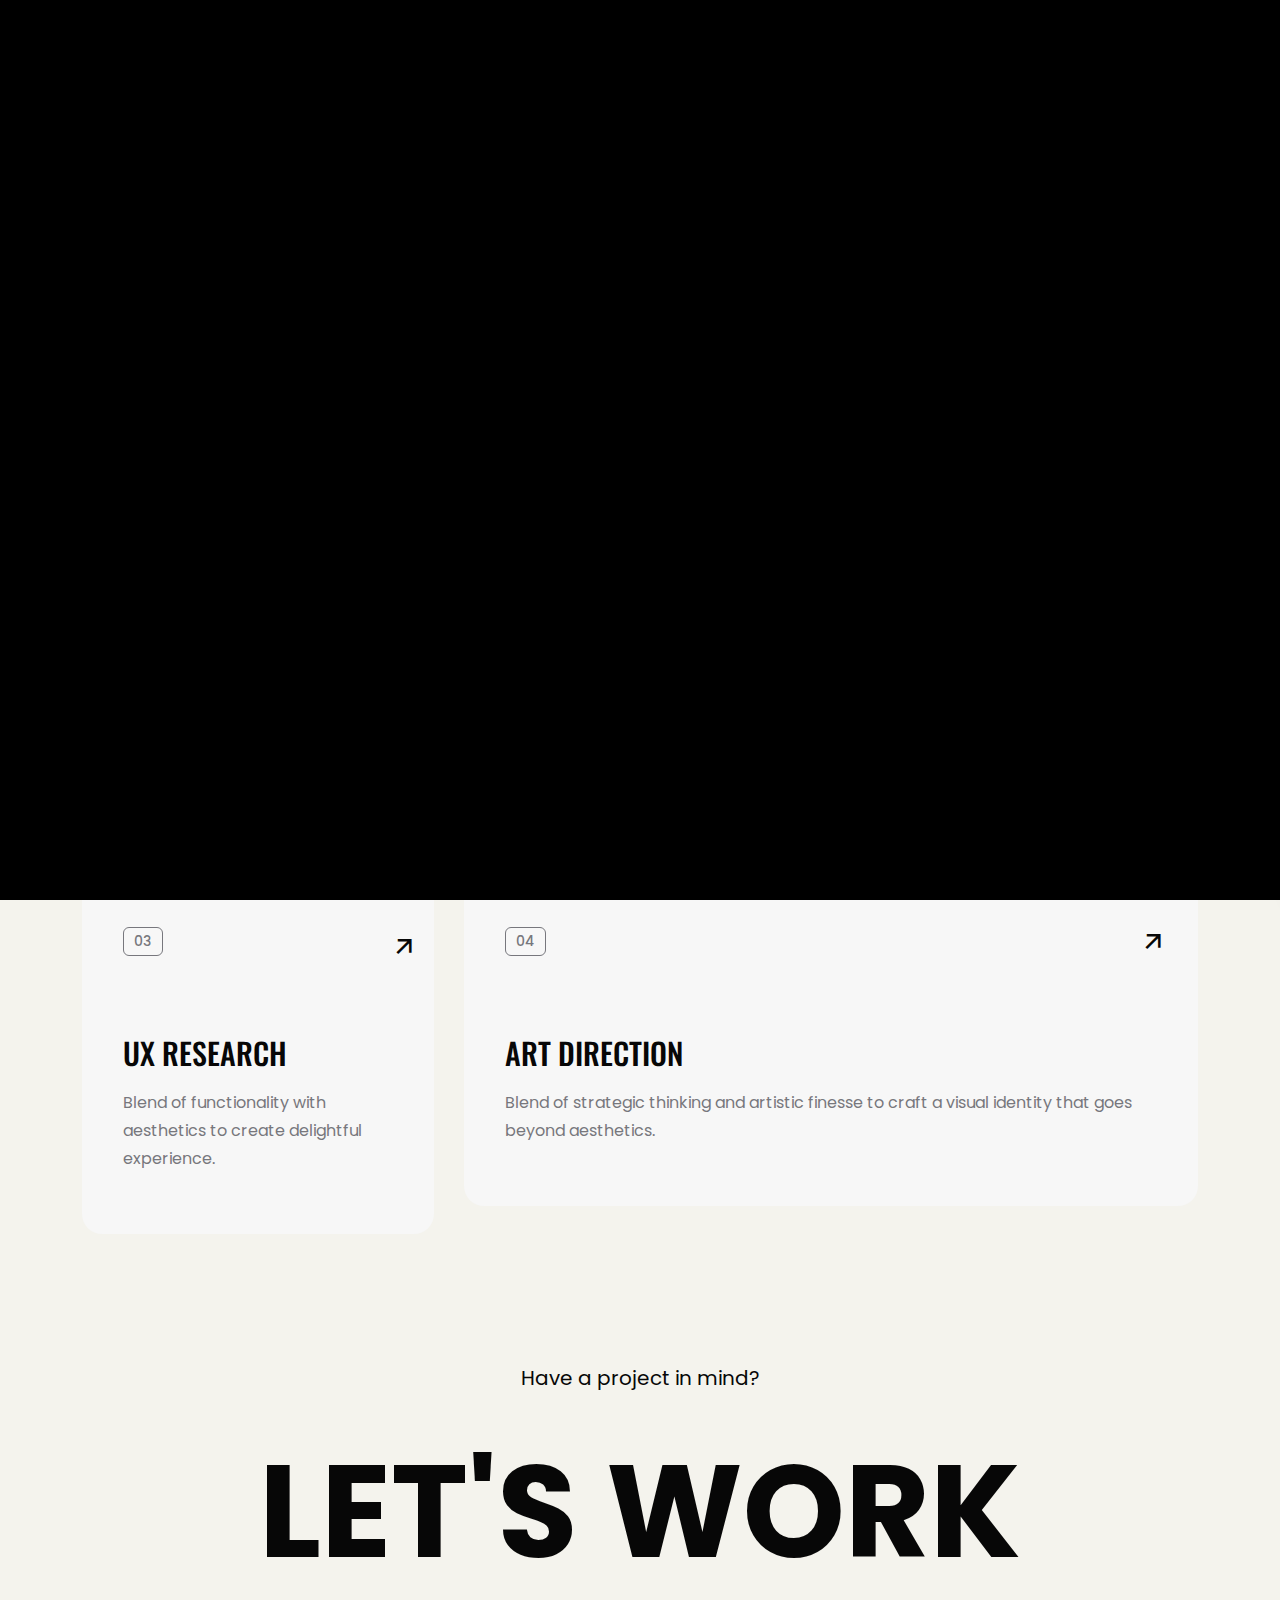
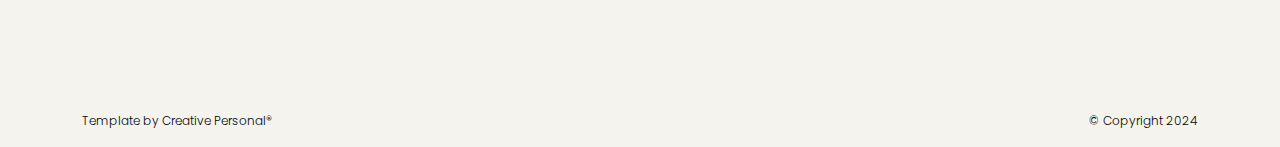
<file: service.html>
<!DOCTYPE html>
<html lang="en">

<head>
    <!-- META -->
    <meta charset="utf-8">
    <meta http-equiv="X-UA-Compatible" content="IE=edge">
    <meta name="viewport" content="width=device-width, initial-scale=1">
    <meta name="description" content="Nino - Modern Portfolio Template">
    <meta name="keywords" content="personal, portfolio new, html, one page, bootstrap, new html template, design, creative, onepage, clean, modern">
    <meta name="author" content="Tanvir Hossain">
    <!-- PAGE TITLE -->
    <title>Nino - Modern Portfolio Template</title>
    <link rel="icon" type="image/x-icon" href="assets/images/favicon.png">
    <!-- ALL GOOGLE FONTS -->
    <link rel="preconnect" href="https://fonts.googleapis.com">
    <link rel="preconnect" href="https://fonts.gstatic.com" crossorigin>
    <link href="https://fonts.googleapis.com/css2?family=Oswald:wght@200..700&family=Poppins:ital,wght@0,100;0,200;0,300;0,400;0,500;0,600;0,700;0,800;0,900;1,100;1,200;1,300;1,400;1,500;1,600;1,700;1,800;1,900&display=swap" rel="stylesheet">
    <!-- BOOTSTRAP CSS -->
    <link rel="stylesheet" href="assets/css/bootstrap.min.css" />
    <!-- FONT AWESOME CSS -->
    <link rel="stylesheet" href="assets/css/font-awesome-pro.css" />
    <!-- FONT AWESOME CSS -->
    <link rel="stylesheet" href="assets/fonts/remixicon.css" />
    <!-- MAGNIFIC CSS -->
    <link rel="stylesheet" href="assets/css/magnific-popup.css">
    <!-- NICE SELECT CSS -->
    <link rel="stylesheet" href="assets/css/nice-select.min.css" />
    <!-- ANIMATE CSS -->
    <link rel="stylesheet" href="assets/css/animate.min.css" />
    <!-- MOBILE MENU CSS -->
    <link rel="stylesheet" href="assets/css/mobilemenu.css" />
    <!-- SLICK CSS -->
    <link rel="stylesheet" href="assets/css/slick.min.css" />
    <!-- SPACING CSS -->
    <link rel="stylesheet" href="assets/css/spacing.css" />
    <!-- MAIN STYLE CSS -->
    <link rel="stylesheet" href="assets/css/style.css" />
    <!-- RESPONSIVE CSS -->
    <link rel="stylesheet" href="assets/css/responsive.css">
    <!-- HTML5 shim and Respond.js IE8 support of HTML5 elements and media queries -->
    <!-- WARNING: Respond.js doesn't work if you view the page via file:// -->
    <!--[if lt IE 9]>
      <script src="https://oss.maxcdn.com/html5shiv/3.7.2/html5shiv.min.js"></script>
      <script src="https://oss.maxcdn.com/respond/1.4.2/respond.min.js"></script>
    <![endif]-->
</head>

<body>
    <!-- START PRELOADER AREA-->
    <div class="preloader">
        <svg viewbox="0 0 1000 1000" preserveaspectratio="none">
            <path id="preloaderSvg" d="M0,1005S175,995,500,995s500,5,500,5V0H0Z"></path>
        </svg>
        <div class="preloader-heading">
            <div class="load-text">
                <span>L</span>
                <span>o</span>
                <span>a</span>
                <span>d</span>
                <span>i</span>
                <span>n</span>
                <span>g</span>
            </div>
        </div>
    </div>
    <!-- END PRELOADER AREA -->
    <!-- START SCROOL UP DESIGN AREA -->
    <div class="progress-wrap cursor-pointer">
        <i class="ri-arrow-up-s-line"></i>
        <svg class="progress-circle svg-content" width="100%" height="100%" viewBox="-1 -1 102 102">
            <path d="M50,1 a49,49 0 0,1 0,98 a49,49 0 0,1 0,-98" />
        </svg>
    </div>
    <!-- / END SCROOL UP DESIGN AREA -->
    <!-- START MAGIC CURSOR AND BALL AREA-->
    <div id="magic-cursor">
        <div id="ball"></div>
    </div>
    <!-- / END MAGIC CURSOR AND BALL AREA-->
    <!-- START MENU DESIGN AREA-->
    <header class="main-header">
        <div class="header-upper">
            <div class="container">
                <div class="header-inner">
                    <div class="row align-items-center">
                        <div class="col-xl-2 col-lg-2 col-md-6 col-6 col-sm-3">
                            <div class="logo-area">
                                <div class="logo">
                                    <a href="index.html"><img src="assets/images/logo.png" alt=""></a>
                                </div>
                            </div>
                        </div>
                        <div class="col-xl-10 col-lg-10 col-md-6 col-6 col-sm-9">
                            <div class="main-menu">
                                <nav id="mobile-menu">
                                    <ul>
                                        <li><a href="index.html" class="linkstyle">Home</a></li>
                                        <li><a href="about.html" class="linkstyle">about</a></li>
                                        <li><a href="service.html" class="linkstyle">services</a></li>
                                        <li class="has-dropdown"><a href="projects.html" class="linkstyle">projects</a>
                                            <ul class="sub-menu">
                                                <li><a href="projects.html">Projects List</a></li>
                                                <li><a href="single-project.html">Single Portfolio</a></li>
                                            </ul>
                                        </li>
                                        <li><a href="blog.html" class="linkstyle">Blog</a></li>
                                        <li><a href="contact.html" class="linkstyle">Contact</a></li>
                                    </ul>
                                </nav>
                            </div>
                            <div class="side-menu-icon d-lg-none text-end">
                                <a href="javascript:void(0)" class="info-toggle-btn f-right sidebar-toggle-btn"><i class="fal fa-bars"></i></a>
                            </div>
                        </div>
                    </div>
                </div>
            </div>
        </div>
    </header>
    <!-- // END MENU DESIGN AREA-->
    <!-- START MOBILE MENU DESIGN AREA-->
    <div class="sidebar__area">
        <div class="sidebar__wrapper">
            <div class="sidebar__close">
                <button class="sidebar__close-btn" id="sidebar__close-btn">
                    <i class="fal fa-times"></i>
                </button>
            </div>
            <div class="sidebar__content mt-50 mb-20">
                <div class="mobile-menu fix"></div>
            </div>
        </div>
    </div>
    <div class="body-overlay"></div>
    <!-- // END MOBILE MENU DESIGN AREA-->
    <!-- START SINGLE PAGE DESIGN AREA -->
    <section class="single-page-hero-area">
        <div class="container">
            <div class="row align-items-center">
                <div class="col-lg-12">
                    <h2>Services</h2>
                </div>
            </div>
        </div>
    </section>
    <!-- // END SINGLE PAGE DESIGN AREA -->
       <!-- START SERVICE DESIGN AREA -->
    <section id="services" class="services-area no-padding">
        <div class="container">
            <div class="row">
                <!-- START SINGLE SERVICE DESIGN AREA -->
                <div class="col-lg-8 col-md-7">
                    <div class="service-item wow fadeInUp delay-0-2s">
                        <i class="ri-arrow-right-up-line"></i>
                        <h5>01</h5>
                        <h4>Brand Identity Design</h4>
                        <p>Blend of strategic thinking and creative flair to craft a digital identity that resonates and captivates.kits you need to create a true website within minutes.</p>
                    </div>
                </div>
                <!-- / END SINGLE SERVICE DESIGN AREA -->
                <!-- START SINGLE SERVICE DESIGN AREA -->
                <div class="col-lg-4 col-md-5">
                    <div class="service-item wow fadeInUp delay-0-4s">
                        <i class="ri-arrow-right-up-line"></i>
                        <h5>02</h5>
                        <h4>Visual Design</h4>
                        <p>Blend of artistic intuition with strategic insight to craft a visual identity.</p>
                    </div>
                </div>
                <!-- / END SINGLE SERVICE DESIGN AREA -->
                <!-- START SINGLE SERVICE DESIGN AREA -->
                <div class="col-lg-4 col-md-5">
                    <div class="service-item wow fadeInUp delay-0-6s">
                        <i class="ri-arrow-right-up-line"></i>
                        <h5>03</h5>
                        <h4>UX Research</h4>
                        <p>Blend of functionality with aesthetics to create delightful experience.</p>
                    </div>
                </div>
                <!-- / END SINGLE SERVICE DESIGN AREA -->
                <!-- START SINGLE SERVICE DESIGN AREA -->
                <div class="col-lg-8 col-md-7">
                    <div class="service-item wow fadeInUp delay-0-8s">
                        <i class="ri-arrow-right-up-line"></i>
                        <h5>04</h5>
                        <h4>Art Direction</h4>
                        <p>Blend of strategic thinking and artistic finesse to craft a visual identity that goes beyond aesthetics.</p>
                    </div>
                </div>
                <!-- / END SINGLE SERVICE DESIGN AREA -->
            </div>
        </div>
    </section>
    <!-- / END SERVICE DESIGN AREA -->

    <!-- START FOOTER DESIGN AREA -->
    <footer class="main-footer">
        <div class="container">
            <div class="row">
                <div class="col-lg-12">
                    <div class="footer-top">
                        <p> Have a project in mind?</p>
                        <h2><a href="mailto:hello@websitename.com">let's work</a></h2>
                    </div>
                </div>
            </div>
            <div class="row">
                <div class="col-lg-6 col-sm-6">
                    <p class="copy-left-text">Template by <a href="https://themeforest.net/user/creativepersonal/portfolio">Creative Personal®</a></p>
                </div>
                <div class="col-lg-6 col-sm-6">
                    <p class="copy-right-text">&copy; Copyright 2024</p>
                </div>
            </div>
        </div>
    </footer>
    <!-- / END FOOTER DESIGN AREA -->
    <!-- JQUERY JS -->
    <script src="assets/js/jquery-3.6.0.min.js"></script>
    <!-- BOOTSTRAP JS-->
    <script src="assets/js/bootstrap.min.js"></script>
    <!-- APPEAR JS -->
    <script src="assets/js/appear.min.js"></script>
    <!-- MAGNIFICANT JS -->
    <script src="assets/js/jquery.magnific-popup.min.js"></script>
    <!-- MOBILE MENU JS-->
    <script src="assets/js/mobilemenu.js"></script>
    <!-- GSAP AND LOCOMOTIV JS-->
    <script src="assets/js/gsap.min.js"></script>
    <script src="assets/js/ScrollTrigger.min.js"></script>
    <script src="assets/js/lenis.js"></script>
    <!-- SLICK JS-->
    <script src="assets/js/slick.min.js"></script>
    <!-- NICE SELECT JS-->
    <script src="assets/js/jquery.nice-select.min.js"></script>
    <!-- IMAGE LOADER JS-->
    <script src="assets/js/imagesloaded.pkgd.min.js"></script>
    <!-- ISOTOPE JS-->
    <script src="assets/js/isotope.pkgd.min.js"></script>
    <!--  WOW ANIMATION JS-->
    <script src="assets/js/wow.min.js"></script>
    <!-- SCRIPT JS-->
    <script src="assets/js/script.js"></script>
</body>

</html>
</file>
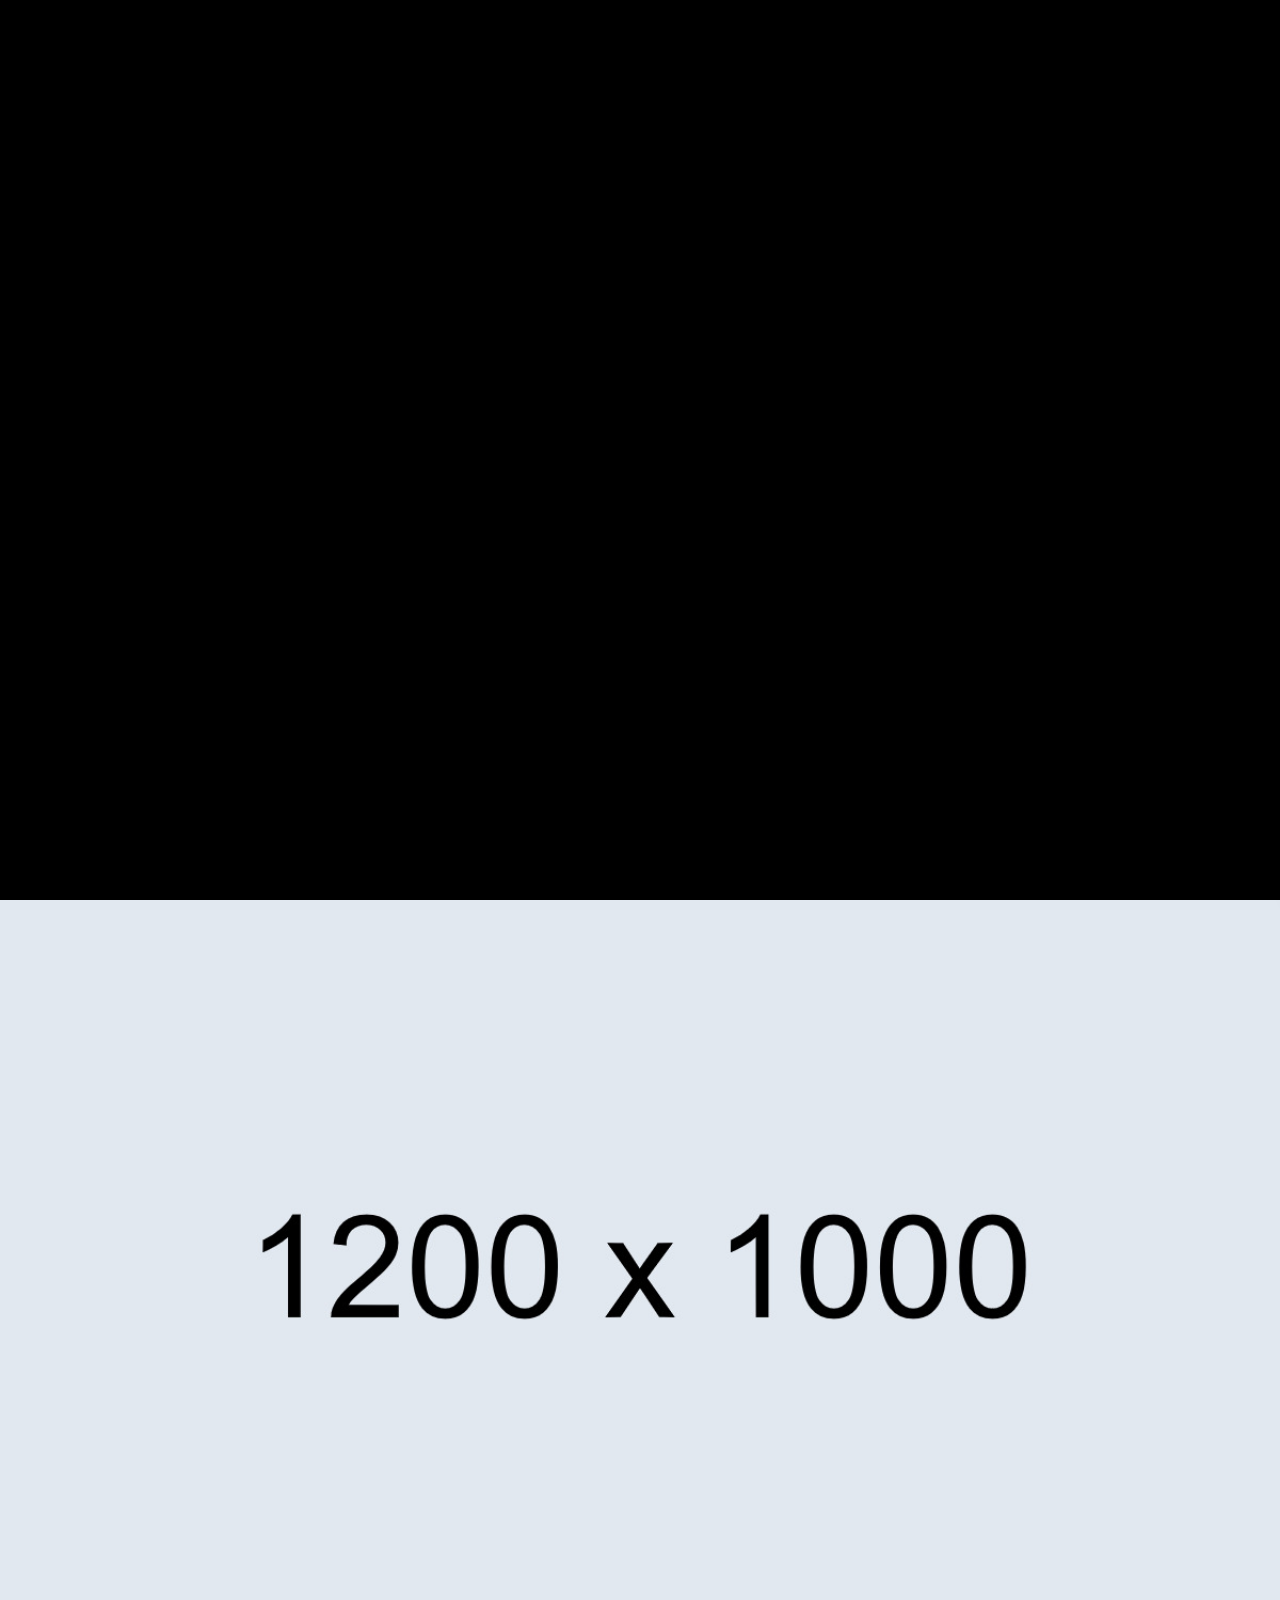
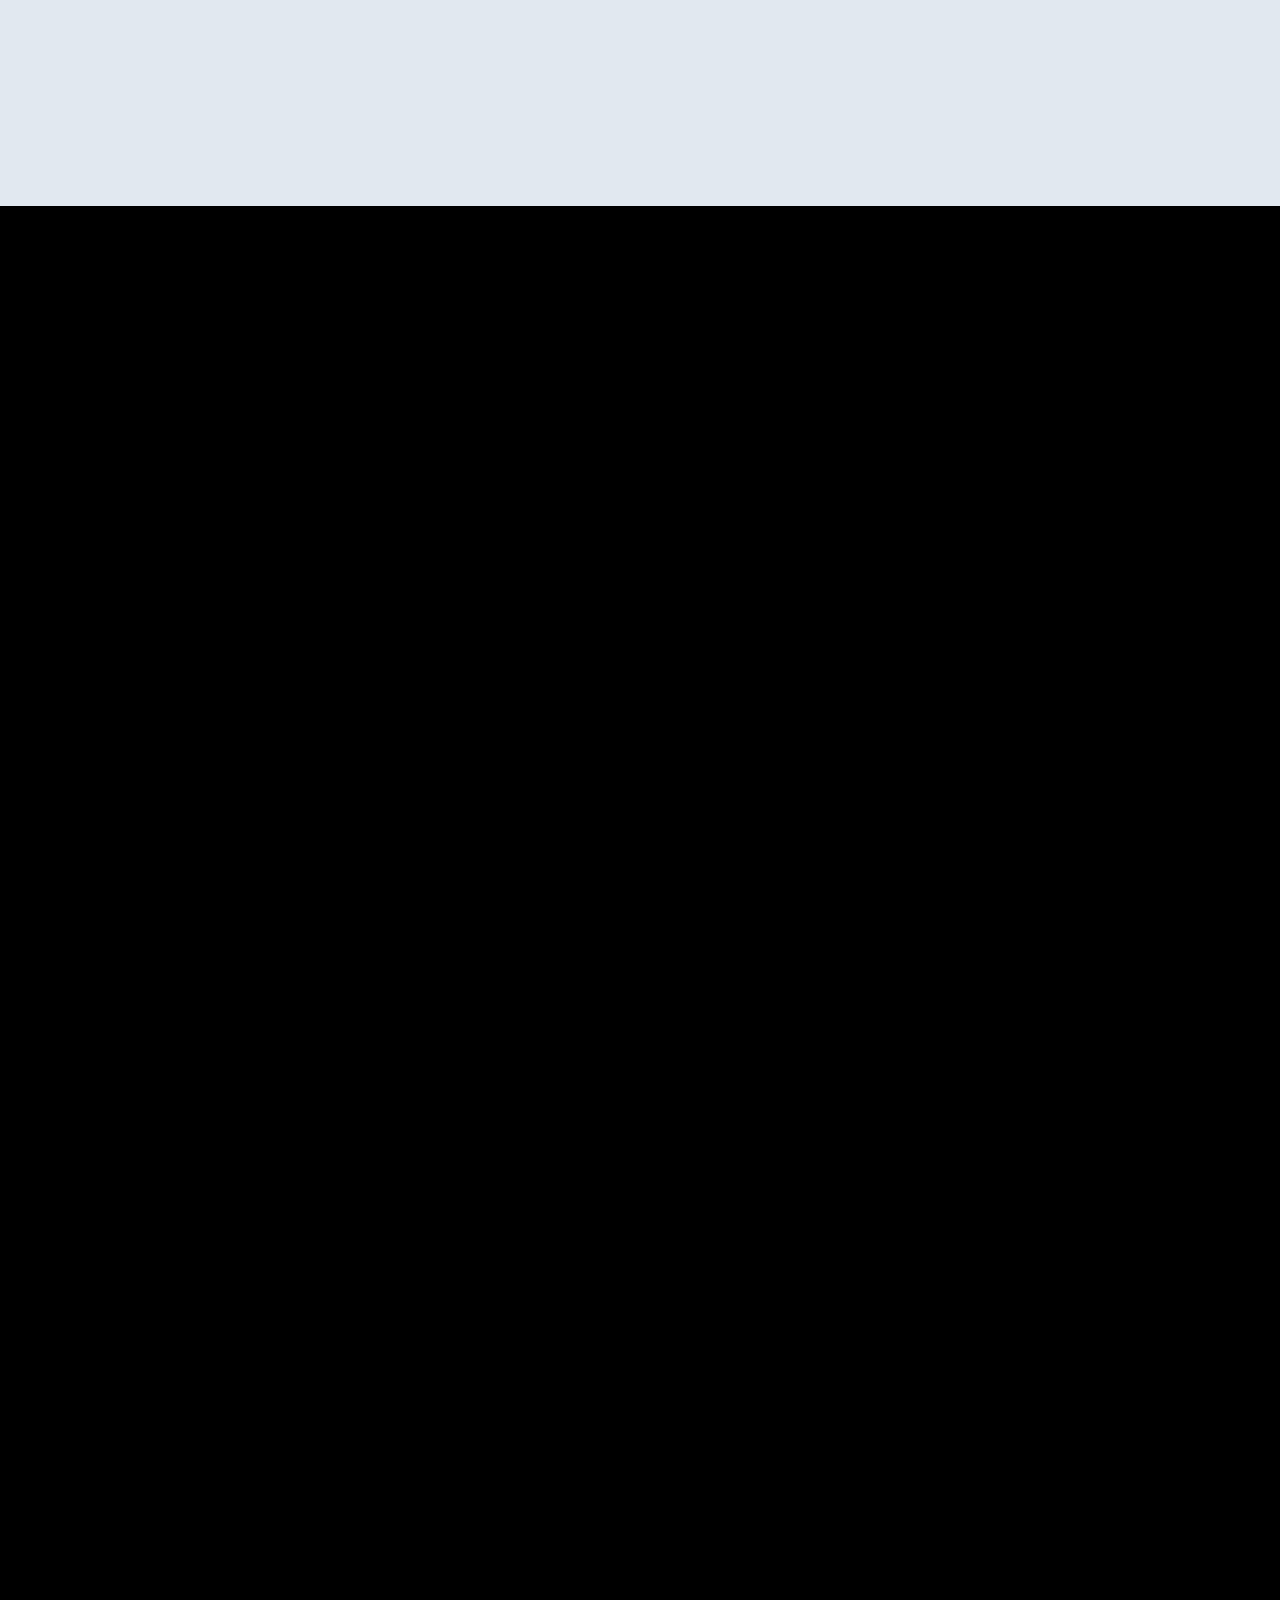
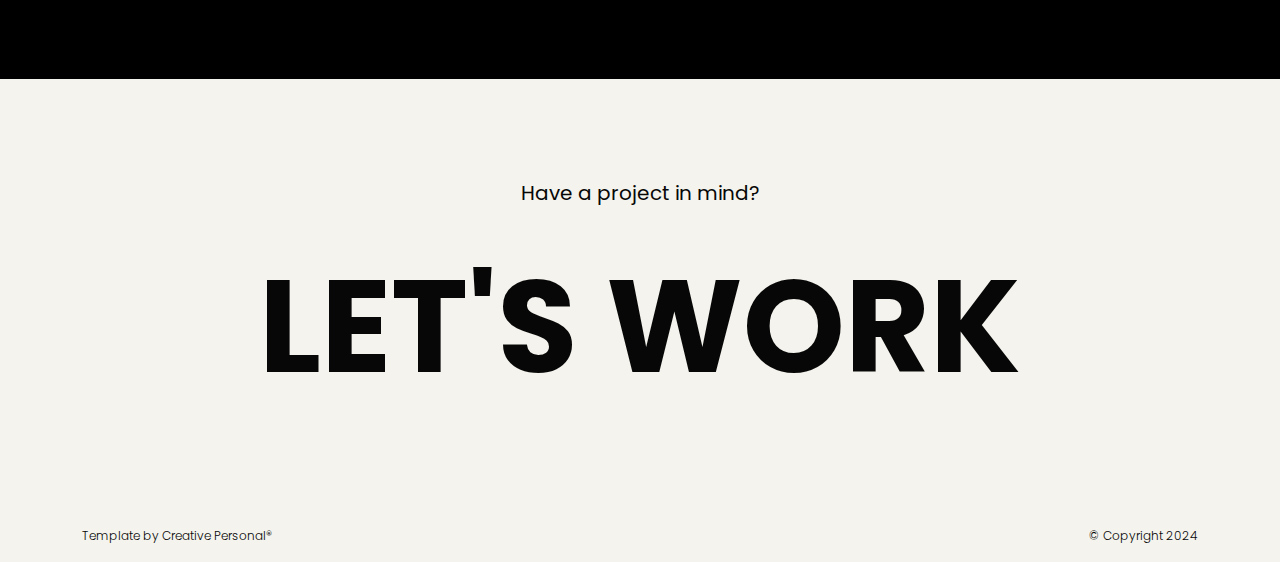
<file: single-project.html>
<!DOCTYPE html>
<html lang="en">

<head>
    <!-- META -->
    <meta charset="utf-8">
    <meta http-equiv="X-UA-Compatible" content="IE=edge">
    <meta name="viewport" content="width=device-width, initial-scale=1">
    <meta name="description" content="Nino - Modern Portfolio Template">
    <meta name="keywords" content="personal, portfolio new, html, one page, bootstrap, new html template, design, creative, onepage, clean, modern">
    <meta name="author" content="Tanvir Hossain">
    <!-- PAGE TITLE -->
    <title>Nino - Modern Portfolio Template</title>
    <link rel="icon" type="image/x-icon" href="assets/images/favicon.png">
    <!-- ALL GOOGLE FONTS -->
    <link rel="preconnect" href="https://fonts.googleapis.com">
    <link rel="preconnect" href="https://fonts.gstatic.com" crossorigin>
    <link href="https://fonts.googleapis.com/css2?family=Oswald:wght@200..700&family=Poppins:ital,wght@0,100;0,200;0,300;0,400;0,500;0,600;0,700;0,800;0,900;1,100;1,200;1,300;1,400;1,500;1,600;1,700;1,800;1,900&display=swap" rel="stylesheet">
    <!-- BOOTSTRAP CSS -->
    <link rel="stylesheet" href="assets/css/bootstrap.min.css" />
    <!-- FONT AWESOME CSS -->
    <link rel="stylesheet" href="assets/css/font-awesome-pro.css" />
    <!-- FONT AWESOME CSS -->
    <link rel="stylesheet" href="assets/fonts/remixicon.css" />
    <!-- MAGNIFIC CSS -->
    <link rel="stylesheet" href="assets/css/magnific-popup.css">
    <!-- NICE SELECT CSS -->
    <link rel="stylesheet" href="assets/css/nice-select.min.css" />
    <!-- ANIMATE CSS -->
    <link rel="stylesheet" href="assets/css/animate.min.css" />
    <!-- MOBILE MENU CSS -->
    <link rel="stylesheet" href="assets/css/mobilemenu.css" />
    <!-- SLICK CSS -->
    <link rel="stylesheet" href="assets/css/slick.min.css" />
    <!-- SPACING CSS -->
    <link rel="stylesheet" href="assets/css/spacing.css" />
    <!-- MAIN STYLE CSS -->
    <link rel="stylesheet" href="assets/css/style.css" />
    <!-- RESPONSIVE CSS -->
    <link rel="stylesheet" href="assets/css/responsive.css">
    <!-- HTML5 shim and Respond.js IE8 support of HTML5 elements and media queries -->
    <!-- WARNING: Respond.js doesn't work if you view the page via file:// -->
    <!--[if lt IE 9]>
      <script src="https://oss.maxcdn.com/html5shiv/3.7.2/html5shiv.min.js"></script>
      <script src="https://oss.maxcdn.com/respond/1.4.2/respond.min.js"></script>
    <![endif]-->
</head>

<body>
    <!-- START PRELOADER AREA-->
    <div class="preloader">
        <svg viewbox="0 0 1000 1000" preserveaspectratio="none">
            <path id="preloaderSvg" d="M0,1005S175,995,500,995s500,5,500,5V0H0Z"></path>
        </svg>
        <div class="preloader-heading">
            <div class="load-text">
                <span>L</span>
                <span>o</span>
                <span>a</span>
                <span>d</span>
                <span>i</span>
                <span>n</span>
                <span>g</span>
            </div>
        </div>
    </div>
    <!-- END PRELOADER AREA -->
    <!-- START SCROOL UP DESIGN AREA -->
    <div class="progress-wrap cursor-pointer">
        <i class="ri-arrow-up-s-line"></i>
        <svg class="progress-circle svg-content" width="100%" height="100%" viewBox="-1 -1 102 102">
            <path d="M50,1 a49,49 0 0,1 0,98 a49,49 0 0,1 0,-98" />
        </svg>
    </div>
    <!-- / END SCROOL UP DESIGN AREA -->
    <!-- START MAGIC CURSOR AND BALL AREA-->
    <div id="magic-cursor">
        <div id="ball"></div>
    </div>
    <!-- / END MAGIC CURSOR AND BALL AREA-->
    <!-- START MENU DESIGN AREA-->
    <header class="main-header">
        <div class="header-upper">
            <div class="container">
                <div class="header-inner">
                    <div class="row align-items-center">
                        <div class="col-xl-2 col-lg-2 col-md-6 col-6 col-sm-3">
                            <div class="logo-area">
                                <div class="logo">
                                    <a href="index.html"><img src="assets/images/logo.png" alt=""></a>
                                </div>
                            </div>
                        </div>
                        <div class="col-xl-10 col-lg-10 col-md-6 col-6 col-sm-9">
                            <div class="main-menu">
                                <nav id="mobile-menu">
                                    <ul>
                                        <li><a href="index.html" class="linkstyle">Home</a></li>
                                        <li><a href="about.html" class="linkstyle">about</a></li>
                                        <li><a href="service.html" class="linkstyle">services</a></li>
                                        <li class="has-dropdown"><a href="projects.html" class="linkstyle">projects</a>
                                            <ul class="sub-menu">
                                                <li><a href="projects.html">Projects List</a></li>
                                                <li><a href="single-project.html">Single Portfolio</a></li>
                                            </ul>
                                        </li>
                                        <li><a href="blog.html" class="linkstyle">Blog</a></li>
                                        <li><a href="contact.html" class="linkstyle">Contact</a></li>
                                    </ul>
                                </nav>
                            </div>
                            <div class="side-menu-icon d-lg-none text-end">
                                <a href="javascript:void(0)" class="info-toggle-btn f-right sidebar-toggle-btn"><i class="fal fa-bars"></i></a>
                            </div>
                        </div>
                    </div>
                </div>
            </div>
        </div>
    </header>
    <!-- // END MENU DESIGN AREA-->
    <!-- START MOBILE MENU DESIGN AREA-->
    <div class="sidebar__area">
        <div class="sidebar__wrapper">
            <div class="sidebar__close">
                <button class="sidebar__close-btn" id="sidebar__close-btn">
                    <i class="fal fa-times"></i>
                </button>
            </div>
            <div class="sidebar__content mt-50 mb-20">
                <div class="mobile-menu fix"></div>
            </div>
        </div>
    </div>
    <div class="body-overlay"></div>
    <!-- // END MOBILE MENU DESIGN AREA-->
    <!-- START SINGLE PAGE DESIGN AREA -->
    <section class="single-page-hero-area">
        <div class="container">
            <div class="row align-items-center">
                <div class="col-lg-12">
                    <h2>Branch with Flowers</h2>
                    <p>Fill out the form below to get in touch with me. I'm always excited to hear about new opportunities and I'll do my best to respond to your inquiry within 24 hours.</p>
                </div>
            </div>
        </div>
    </section>
    <!-- // END SINGLE PAGE DESIGN AREA -->
    <!-- START SINGLE PAGE DETAILS DESIGN AREA -->
    <div class="single-project-page-design">
        <div class="single-project-image">
            <img src="assets/images/projects/work2.jpg" alt="image">
        </div>
        <div class="container pt-60 pb-40">
            <div class="row">
                <div class="col-lg-4">
                    <!-- START SINGLE LEFT DESIGN AREA -->
                    <div class="single-project-page-left wow fadeInUp delay-0-2s">
                        <div class="single-info">
                            <p>Year</p>
                            <h3>2024</h3>
                        </div>
                        <div class="single-info">
                            <p>Client</p>
                            <h3>Bento Studio</h3>
                        </div>
                        <div class="single-info">
                            <p>Services</p>
                            <h3>Web Design</h3>
                        </div>
                        <div class="single-info">
                            <p>Project</p>
                            <h3>Creative</h3>
                        </div>
                    </div>
                    <!-- / END SINGLE LEFT DESIGN AREA -->
                </div>
                <!-- START SINGLE RIGHT DESIGN AREA -->
                <div class="col-lg-8">
                    <div class="single-project-page-right wow fadeInUp delay-0-4s">
                        <h2>
                            Description
                        </h2>
                        <p>Lorem ipsum dolor sit amet, consectetur adipiscing elit utsadi sfejdis aliquam, purus sit amet luctus venenatis, lectus magna sansit trandis fringilla urna, porttitor rhoncus dolor purus non enim dollors praesent tabasi elementum facilisis leo.</p>
                        <p>Contrary to popular belief, Lorem Ipsum is not simply random text. It has roots in a piece of classical Latin literature from 45 BC, making it over 2000 years old. Richard McClintock, a Latin professor at Hampden-Sydney College in Virginia, looked up one of the more obscure Latin words, consectetur, from a Lorem Ipsum passage, and going through the cites of the word in classical literature, discovered the undoubtable sourc consectetur, from a Lorem Ipsum passage, and going through the cites of the word in classical literature, discovered the undoubtable source.</p>
                    </div>
                </div>
                <!-- / END SINGLE RIGHT DESIGN AREA -->
            </div>
            <!-- START SINGLE PAGE GALLERY DESIGN AREA -->
            <div class="row pt-60">
                <div class="col-lg-6">
                    <a href="assets/images/projects/work1.jpg" class="work-popup">
                        <div class="single-image wow fadeInUp delay-0-2s">
                            <img src="assets/images/projects/work1.jpg" alt="gallery">
                        </div>
                    </a>
                </div>
                <div class="col-lg-6">
                    <a href="assets/images/projects/work2.jpg" class="work-popup">
                        <div class="single-image wow fadeInUp delay-0-4s">
                            <img src="assets/images/projects/work2.jpg" alt="gallery">
                        </div>
                    </a>
                </div>
                <div class="col-lg-6">
                    <a href="assets/images/projects/work3.jpg" class="work-popup">
                        <div class="single-image wow fadeInUp delay-0-6s">
                            <img src="assets/images/projects/work3.jpg" alt="gallery">
                        </div>
                    </a>
                </div>
                <div class="col-lg-6">
                    <a href="assets/images/projects/work4.jpg" class="work-popup">
                        <div class="single-image wow fadeInUp delay-0-8s">
                            <img src="assets/images/projects/work4.jpg" alt="gallery">
                        </div>
                    </a>
                </div>
            </div>
            <!--  / END SINGLE PAGE GALLERY DESIGN AREA -->
        </div>
    </div>
    <!-- / END SINGLE PAGE DETAILS DESIGN AREA -->
    <!-- START FOOTER DESIGN AREA -->
    <footer class="main-footer">
        <div class="container">
            <div class="row">
                <div class="col-lg-12">
                    <div class="footer-top">
                        <p> Have a project in mind?</p>
                        <h2><a href="mailto:hello@websitename.com">let's work</a></h2>
                    </div>
                </div>
            </div>
            <div class="row">
                <div class="col-lg-6 col-sm-6">
                    <p class="copy-left-text">Template by <a href="https://themeforest.net/user/creativepersonal/portfolio">Creative Personal®</a></p>
                </div>
                <div class="col-lg-6 col-sm-6">
                    <p class="copy-right-text">&copy; Copyright 2024</p>
                </div>
            </div>
        </div>
    </footer>
    <!-- / END FOOTER DESIGN AREA -->
    <!-- JQUERY JS -->
    <script src="assets/js/jquery-3.6.0.min.js"></script>
    <!-- BOOTSTRAP JS-->
    <script src="assets/js/bootstrap.min.js"></script>
    <!-- APPEAR JS -->
    <script src="assets/js/appear.min.js"></script>
    <!-- MAGNIFICANT JS -->
    <script src="assets/js/jquery.magnific-popup.min.js"></script>
    <!-- MOBILE MENU JS-->
    <script src="assets/js/mobilemenu.js"></script>
    <!-- GSAP AND LOCOMOTIV JS-->
    <script src="assets/js/gsap.min.js"></script>
    <script src="assets/js/ScrollTrigger.min.js"></script>
    <script src="assets/js/lenis.js"></script>
    <!-- SLICK JS-->
    <script src="assets/js/slick.min.js"></script>
    <!-- NICE SELECT JS-->
    <script src="assets/js/jquery.nice-select.min.js"></script>
    <!-- IMAGE LOADER JS-->
    <script src="assets/js/imagesloaded.pkgd.min.js"></script>
    <!-- ISOTOPE JS-->
    <script src="assets/js/isotope.pkgd.min.js"></script>
    <!--  WOW ANIMATION JS-->
    <script src="assets/js/wow.min.js"></script>
    <!-- SCRIPT JS-->
    <script src="assets/js/script.js"></script>
</body>

</html>
</file>
<file: assets/css/spacing.css>
/*
* ----------------------------------------------------------------------------------------
Author       : Tanvir Hossain
Template Name: Nino - Premium Portfolio Template
Version      : 1.0                                          
* ----------------------------------------------------------------------------------------
*/
/*
* ----------------------------------------------------------------------------------------
*PADDING MARGIN
* ----------------------------------------------------------------------------------------
*/
.p-5 {
    padding: 5px !important;
}

.p-10 {
    padding: 10px;
}

.p-15 {
    padding: 15px;
}

.p-20 {
    padding: 20px;
}

.p-25 {
    padding: 25px;
}

.p-30 {
    padding: 30px;
}

.p-35 {
    padding: 35px;
}

.p-40 {
    padding: 40px;
}

.p-45 {
    padding: 45px;
}

.p-50 {
    padding: 50px;
}

.p-55 {
    padding: 55px;
}

.p-60 {
    padding: 60px;
}

.p-65 {
    padding: 65px;
}

.p-70 {
    padding: 70px;
}

.p-75 {
    padding: 75px;
}

.p-80 {
    padding: 80px;
}

.p-85 {
    padding: 85px;
}

.p-90 {
    padding: 90px;
}

.p-95 {
    padding: 95px;
}

.p-100 {
    padding: 100px;
}

.p-105 {
    padding: 105px;
}

.p-110 {
    padding: 110px;
}

.p-115 {
    padding: 115px;
}

.p-120 {
    padding: 120px;
}

.p-125 {
    padding: 125px;
}

.p-130 {
    padding: 130px;
}

.p-135 {
    padding: 135px;
}

.p-140 {
    padding: 140px;
}

.p-145 {
    padding: 145px;
}

.p-150 {
    padding: 150px;
}

.p-155 {
    padding: 155px;
}

.p-160 {
    padding: 160px;
}

.p-165 {
    padding: 165px;
}

.p-170 {
    padding: 170px;
}

.p-175 {
    padding: 175px;
}

.p-180 {
    padding: 180px;
}

.p-185 {
    padding: 185px;
}

.p-190 {
    padding: 190px;
}

.p-195 {
    padding: 195px;
}

.p-200 {
    padding: 200px;
}

.p-205 {
    padding: 205px;
}

.p-210 {
    padding: 210px;
}

.p-215 {
    padding: 215px;
}

.p-220 {
    padding: 220px;
}

.p-225 {
    padding: 225px;
}

.p-230 {
    padding: 230px;
}

.p-235 {
    padding: 235px;
}

.p-240 {
    padding: 240px;
}

.p-245 {
    padding: 245px;
}

.p-250 {
    padding: 250px;
}

/* Padding Top */
.pt-5,
.py-5 {
    padding-top: 5px !important;
}

.pt-10,
.py-10 {
    padding-top: 10px;
}

.pt-15,
.py-15 {
    padding-top: 15px;
}

.pt-20,
.py-20 {
    padding-top: 20px;
}

.pt-25,
.py-25 {
    padding-top: 25px;
}

.pt-30,
.py-30 {
    padding-top: 30px;
}

.pt-35,
.py-35 {
    padding-top: 35px;
}

.pt-40,
.py-40 {
    padding-top: 40px;
}

.pt-45,
.py-45 {
    padding-top: 45px;
}

.pt-50,
.py-50 {
    padding-top: 50px;
}

.pt-55,
.py-55 {
    padding-top: 55px;
}

.pt-60,
.py-60 {
    padding-top: 60px;
}

.pt-65,
.py-65 {
    padding-top: 65px;
}

.pt-70,
.py-70 {
    padding-top: 70px;
}

.pt-75,
.py-75 {
    padding-top: 75px;
}

.pt-80,
.py-80 {
    padding-top: 80px;
}

.pt-85,
.py-85 {
    padding-top: 85px;
}

.pt-90,
.py-90 {
    padding-top: 90px;
}

.pt-95,
.py-95 {
    padding-top: 95px;
}

.pt-100,
.py-100 {
    padding-top: 100px;
}

.pt-105,
.py-105 {
    padding-top: 105px;
}

.pt-110,
.py-110 {
    padding-top: 110px;
}

.pt-115,
.py-115 {
    padding-top: 115px;
}

.pt-120,
.py-120 {
    padding-top: 120px;
}

.pt-125,
.py-125 {
    padding-top: 125px;
}

.pt-130,
.py-130 {
    padding-top: 130px;
}

.pt-135,
.py-135 {
    padding-top: 135px;
}

.pt-140,
.py-140 {
    padding-top: 140px;
}

.pt-145,
.py-145 {
    padding-top: 145px;
}

.pt-150,
.py-150 {
    padding-top: 150px;
}

.pt-155,
.py-155 {
    padding-top: 155px;
}

.pt-160,
.py-160 {
    padding-top: 160px;
}

.pt-165,
.py-165 {
    padding-top: 165px;
}

.pt-170,
.py-170 {
    padding-top: 170px;
}

.pt-175,
.py-175 {
    padding-top: 175px;
}

.pt-180,
.py-180 {
    padding-top: 180px;
}

.pt-185,
.py-185 {
    padding-top: 185px;
}

.pt-190,
.py-190 {
    padding-top: 190px;
}

.pt-195,
.py-195 {
    padding-top: 195px;
}

.pt-200,
.py-200 {
    padding-top: 200px;
}

.pt-205,
.py-205 {
    padding-top: 205px;
}

.pt-210,
.py-210 {
    padding-top: 210px;
}

.pt-215,
.py-215 {
    padding-top: 215px;
}

.pt-220,
.py-220 {
    padding-top: 220px;
}

.pt-225,
.py-225 {
    padding-top: 225px;
}

.pt-230,
.py-230 {
    padding-top: 230px;
}

.pt-235,
.py-235 {
    padding-top: 235px;
}

.pt-240,
.py-240 {
    padding-top: 240px;
}

.pt-245,
.py-245 {
    padding-top: 245px;
}

.pt-250,
.py-250 {
    padding-top: 250px;
}

/* Padding Bottom */
.pb-5,
.py-5 {
    padding-bottom: 5px !important;
}

.pb-10,
.py-10 {
    padding-bottom: 10px;
}

.pb-15,
.py-15 {
    padding-bottom: 15px;
}

.pb-20,
.py-20 {
    padding-bottom: 20px;
}

.pb-25,
.py-25 {
    padding-bottom: 25px;
}

.pb-30,
.py-30 {
    padding-bottom: 30px;
}

.pb-35,
.py-35 {
    padding-bottom: 35px;
}

.pb-40,
.py-40 {
    padding-bottom: 40px;
}

.pb-45,
.py-45 {
    padding-bottom: 45px;
}

.pb-50,
.py-50 {
    padding-bottom: 50px;
}

.pb-55,
.py-55 {
    padding-bottom: 55px;
}

.pb-60,
.py-60 {
    padding-bottom: 60px;
}

.pb-65,
.py-65 {
    padding-bottom: 65px;
}

.pb-70,
.py-70 {
    padding-bottom: 70px;
}

.pb-75,
.py-75 {
    padding-bottom: 75px;
}

.pb-80,
.py-80 {
    padding-bottom: 80px;
}

.pb-85,
.py-85 {
    padding-bottom: 85px;
}

.pb-90,
.py-90 {
    padding-bottom: 90px;
}

.pb-95,
.py-95 {
    padding-bottom: 95px;
}

.pb-100,
.py-100 {
    padding-bottom: 100px;
}

.pb-105,
.py-105 {
    padding-bottom: 105px;
}

.pb-110,
.py-110 {
    padding-bottom: 110px;
}

.pb-115,
.py-115 {
    padding-bottom: 115px;
}

.pb-120,
.py-120 {
    padding-bottom: 120px;
}

.pb-125,
.py-125 {
    padding-bottom: 125px;
}

.pb-130,
.py-130 {
    padding-bottom: 130px;
}

.pb-135,
.py-135 {
    padding-bottom: 135px;
}

.pb-140,
.py-140 {
    padding-bottom: 140px;
}

.pb-145,
.py-145 {
    padding-bottom: 145px;
}

.pb-150,
.py-150 {
    padding-bottom: 150px;
}

.pb-155,
.py-155 {
    padding-bottom: 155px;
}

.pb-160,
.py-160 {
    padding-bottom: 160px;
}

.pb-165,
.py-165 {
    padding-bottom: 165px;
}

.pb-170,
.py-170 {
    padding-bottom: 170px;
}

.pb-175,
.py-175 {
    padding-bottom: 175px;
}

.pb-180,
.py-180 {
    padding-bottom: 180px;
}

.pb-185,
.py-185 {
    padding-bottom: 185px;
}

.pb-190,
.py-190 {
    padding-bottom: 190px;
}

.pb-195,
.py-195 {
    padding-bottom: 195px;
}

.pb-200,
.py-200 {
    padding-bottom: 200px;
}

.pb-205,
.py-205 {
    padding-bottom: 205px;
}

.pb-210,
.py-210 {
    padding-bottom: 210px;
}

.pb-215,
.py-215 {
    padding-bottom: 215px;
}

.pb-220,
.py-220 {
    padding-bottom: 220px;
}

.pb-225,
.py-225 {
    padding-bottom: 225px;
}

.pb-230,
.py-230 {
    padding-bottom: 230px;
}

.pb-235,
.py-235 {
    padding-bottom: 235px;
}

.pb-240,
.py-240 {
    padding-bottom: 240px;
}

.pb-245,
.py-245 {
    padding-bottom: 245px;
}

.pb-250,
.py-250 {
    padding-bottom: 250px;
}

/* Margin Around */
.m-5 {
    margin: 5px !important;
}

.m-10 {
    margin: 10px;
}

.m-15 {
    margin: 15px;
}

.m-20 {
    margin: 20px;
}

.m-25 {
    margin: 25px;
}

.m-30 {
    margin: 30px;
}

.m-35 {
    margin: 35px;
}

.m-40 {
    margin: 40px;
}

.m-45 {
    margin: 45px;
}

.m-50 {
    margin: 50px;
}

.m-55 {
    margin: 55px;
}

.m-60 {
    margin: 60px;
}

.m-65 {
    margin: 65px;
}

.m-70 {
    margin: 70px;
}

.m-75 {
    margin: 75px;
}

.m-80 {
    margin: 80px;
}

.m-85 {
    margin: 85px;
}

.m-90 {
    margin: 90px;
}

.m-95 {
    margin: 95px;
}

.m-100 {
    margin: 100px;
}

.m-105 {
    margin: 105px;
}

.m-110 {
    margin: 110px;
}

.m-115 {
    margin: 115px;
}

.m-120 {
    margin: 120px;
}

.m-125 {
    margin: 125px;
}

.m-130 {
    margin: 130px;
}

.m-135 {
    margin: 135px;
}

.m-140 {
    margin: 140px;
}

.m-145 {
    margin: 145px;
}

.m-150 {
    margin: 150px;
}

.m-155 {
    margin: 155px;
}

.m-160 {
    margin: 160px;
}

.m-165 {
    margin: 165px;
}

.m-170 {
    margin: 170px;
}

.m-175 {
    margin: 175px;
}

.m-180 {
    margin: 180px;
}

.m-185 {
    margin: 185px;
}

.m-190 {
    margin: 190px;
}

.m-195 {
    margin: 195px;
}

.m-200 {
    margin: 200px;
}

.m-205 {
    margin: 205px;
}

.m-210 {
    margin: 210px;
}

.m-215 {
    margin: 215px;
}

.m-220 {
    margin: 220px;
}

.m-225 {
    margin: 225px;
}

.m-230 {
    margin: 230px;
}

.m-235 {
    margin: 235px;
}

.m-240 {
    margin: 240px;
}

.m-245 {
    margin: 245px;
}

.m-250 {
    margin: 250px;
}

/* Margin Top */
.mt-5,
.my-5 {
    margin-top: 5px !important;
}

.mt-10,
.my-10 {
    margin-top: 10px;
}

.mt-15,
.my-15 {
    margin-top: 15px;
}

.mt-20,
.my-20 {
    margin-top: 20px;
}

.mt-25,
.my-25 {
    margin-top: 25px;
}

.mt-30,
.my-30 {
    margin-top: 30px;
}

.mt-35,
.my-35 {
    margin-top: 35px;
}

.mt-40,
.my-40 {
    margin-top: 40px;
}

.mt-45,
.my-45 {
    margin-top: 45px;
}

.mt-50,
.my-50 {
    margin-top: 50px;
}

.mt-55,
.my-55 {
    margin-top: 55px;
}

.mt-60,
.my-60 {
    margin-top: 60px;
}

.mt-65,
.my-65 {
    margin-top: 65px;
}

.mt-70,
.my-70 {
    margin-top: 70px;
}

.mt-75,
.my-75 {
    margin-top: 75px;
}

.mt-80,
.my-80 {
    margin-top: 80px;
}

.mt-85,
.my-85 {
    margin-top: 85px;
}

.mt-90,
.my-90 {
    margin-top: 90px;
}

.mt-95,
.my-95 {
    margin-top: 95px;
}

.mt-100,
.my-100 {
    margin-top: 100px;
}

.mt-105,
.my-105 {
    margin-top: 105px;
}

.mt-110,
.my-110 {
    margin-top: 110px;
}

.mt-115,
.my-115 {
    margin-top: 115px;
}

.mt-120,
.my-120 {
    margin-top: 120px;
}

.mt-125,
.my-125 {
    margin-top: 125px;
}

.mt-130,
.my-130 {
    margin-top: 130px;
}

.mt-135,
.my-135 {
    margin-top: 135px;
}

.mt-140,
.my-140 {
    margin-top: 140px;
}

.mt-145,
.my-145 {
    margin-top: 145px;
}

.mt-150,
.my-150 {
    margin-top: 150px;
}

.mt-155,
.my-155 {
    margin-top: 155px;
}

.mt-160,
.my-160 {
    margin-top: 160px;
}

.mt-165,
.my-165 {
    margin-top: 165px;
}

.mt-170,
.my-170 {
    margin-top: 170px;
}

.mt-175,
.my-175 {
    margin-top: 175px;
}

.mt-180,
.my-180 {
    margin-top: 180px;
}

.mt-185,
.my-185 {
    margin-top: 185px;
}

.mt-190,
.my-190 {
    margin-top: 190px;
}

.mt-195,
.my-195 {
    margin-top: 195px;
}

.mt-200,
.my-200 {
    margin-top: 200px;
}

.mt-205,
.my-205 {
    margin-top: 205px;
}

.mt-210,
.my-210 {
    margin-top: 210px;
}

.mt-215,
.my-215 {
    margin-top: 215px;
}

.mt-220,
.my-220 {
    margin-top: 220px;
}

.mt-225,
.my-225 {
    margin-top: 225px;
}

.mt-230,
.my-230 {
    margin-top: 230px;
}

.mt-235,
.my-235 {
    margin-top: 235px;
}

.mt-240,
.my-240 {
    margin-top: 240px;
}

.mt-245,
.my-245 {
    margin-top: 245px;
}

.mt-250,
.my-250 {
    margin-top: 250px;
}

/* Margin Bottom */
.mb-5,
.my-5 {
    margin-bottom: 5px !important;
}

.mb-10,
.my-10 {
    margin-bottom: 10px;
}

.mb-15,
.my-15 {
    margin-bottom: 15px;
}

.mb-20,
.my-20 {
    margin-bottom: 20px;
}

.mb-25,
.my-25 {
    margin-bottom: 25px;
}

.mb-30,
.my-30 {
    margin-bottom: 30px;
}

.mb-35,
.my-35 {
    margin-bottom: 35px;
}

.mb-40,
.my-40 {
    margin-bottom: 40px;
}

.mb-45,
.my-45 {
    margin-bottom: 45px;
}

.mb-50,
.my-50 {
    margin-bottom: 50px;
}

.mb-55,
.my-55 {
    margin-bottom: 55px;
}

.mb-60,
.my-60 {
    margin-bottom: 60px;
}

.mb-65,
.my-65 {
    margin-bottom: 65px;
}

.mb-70,
.my-70 {
    margin-bottom: 70px;
}

.mb-75,
.my-75 {
    margin-bottom: 75px;
}

.mb-80,
.my-80 {
    margin-bottom: 80px;
}

.mb-85,
.my-85 {
    margin-bottom: 85px;
}

.mb-90,
.my-90 {
    margin-bottom: 90px;
}

.mb-95,
.my-95 {
    margin-bottom: 95px;
}

.mb-100,
.my-100 {
    margin-bottom: 100px;
}

.mb-105,
.my-105 {
    margin-bottom: 105px;
}

.mb-110,
.my-110 {
    margin-bottom: 110px;
}

.mb-115,
.my-115 {
    margin-bottom: 115px;
}

.mb-120,
.my-120 {
    margin-bottom: 120px;
}

.mb-125,
.my-125 {
    margin-bottom: 125px;
}

.mb-130,
.my-130 {
    margin-bottom: 130px;
}

.mb-135,
.my-135 {
    margin-bottom: 135px;
}

.mb-140,
.my-140 {
    margin-bottom: 140px;
}

.mb-145,
.my-145 {
    margin-bottom: 145px;
}

.mb-150,
.my-150 {
    margin-bottom: 150px;
}

.mb-155,
.my-155 {
    margin-bottom: 155px;
}

.mb-160,
.my-160 {
    margin-bottom: 160px;
}

.mb-165,
.my-165 {
    margin-bottom: 165px;
}

.mb-170,
.my-170 {
    margin-bottom: 170px;
}

.mb-175,
.my-175 {
    margin-bottom: 175px;
}

.mb-180,
.my-180 {
    margin-bottom: 180px;
}

.mb-185,
.my-185 {
    margin-bottom: 185px;
}

.mb-190,
.my-190 {
    margin-bottom: 190px;
}

.mb-195,
.my-195 {
    margin-bottom: 195px;
}

.mb-200,
.my-200 {
    margin-bottom: 200px;
}

.mb-205,
.my-205 {
    margin-bottom: 205px;
}

.mb-210,
.my-210 {
    margin-bottom: 210px;
}

.mb-215,
.my-215 {
    margin-bottom: 215px;
}

.mb-220,
.my-220 {
    margin-bottom: 220px;
}

.mb-225,
.my-225 {
    margin-bottom: 225px;
}

.mb-230,
.my-230 {
    margin-bottom: 230px;
}

.mb-235,
.my-235 {
    margin-bottom: 235px;
}

.mb-240,
.my-240 {
    margin-bottom: 240px;
}

.mb-245,
.my-245 {
    margin-bottom: 245px;
}

.mb-250,
.my-250 {
    margin-bottom: 250px;
}

/* Responsive Padding Margin */
@media only screen and (max-width: 991px) {

    /* Padding Around */
    .rp-0 {
        padding: 0px !important;
    }

    .rp-5 {
        padding: 5px !important;
    }

    .rp-10 {
        padding: 10px;
    }

    .rp-15 {
        padding: 15px;
    }

    .rp-20 {
        padding: 20px;
    }

    .rp-25 {
        padding: 25px;
    }

    .rp-30 {
        padding: 30px;
    }

    .rp-35 {
        padding: 35px;
    }

    .rp-40 {
        padding: 40px;
    }

    .rp-45 {
        padding: 45px;
    }

    .rp-50 {
        padding: 50px;
    }

    .rp-55 {
        padding: 55px;
    }

    .rp-60 {
        padding: 60px;
    }

    .rp-65 {
        padding: 65px;
    }

    .rp-70 {
        padding: 70px;
    }

    .rp-75 {
        padding: 75px;
    }

    .rp-80 {
        padding: 80px;
    }

    .rp-85 {
        padding: 85px;
    }

    .rp-90 {
        padding: 90px;
    }

    .rp-95 {
        padding: 95px;
    }

    .rp-100 {
        padding: 100px;
    }

    .rp-105 {
        padding: 105px;
    }

    .rp-110 {
        padding: 110px;
    }

    .rp-115 {
        padding: 115px;
    }

    .rp-120 {
        padding: 120px;
    }

    .rp-125 {
        padding: 125px;
    }

    .rp-130 {
        padding: 130px;
    }

    .rp-135 {
        padding: 135px;
    }

    .rp-140 {
        padding: 140px;
    }

    .rp-145 {
        padding: 145px;
    }

    .rp-150 {
        padding: 150px;
    }

    /* Padding Top */
    .rpt-0,
    .rpy-0 {
        padding-top: 0px !important;
    }

    .rpt-5,
    .rpy-5 {
        padding-top: 5px !important;
    }

    .rpt-10,
    .rpy-10 {
        padding-top: 10px;
    }

    .rpt-15,
    .rpy-15 {
        padding-top: 15px;
    }

    .rpt-20,
    .rpy-20 {
        padding-top: 20px;
    }

    .rpt-25,
    .rpy-25 {
        padding-top: 25px;
    }

    .rpt-30,
    .rpy-30 {
        padding-top: 30px;
    }

    .rpt-35,
    .rpy-35 {
        padding-top: 35px;
    }

    .rpt-40,
    .rpy-40 {
        padding-top: 40px;
    }

    .rpt-45,
    .rpy-45 {
        padding-top: 45px;
    }

    .rpt-50,
    .rpy-50 {
        padding-top: 50px;
    }

    .rpt-55,
    .rpy-55 {
        padding-top: 55px;
    }

    .rpt-60,
    .rpy-60 {
        padding-top: 60px;
    }

    .rpt-65,
    .rpy-65 {
        padding-top: 65px;
    }

    .rpt-70,
    .rpy-70 {
        padding-top: 70px;
    }

    .rpt-75,
    .rpy-75 {
        padding-top: 75px;
    }

    .rpt-80,
    .rpy-80 {
        padding-top: 80px;
    }

    .rpt-85,
    .rpy-85 {
        padding-top: 85px;
    }

    .rpt-90,
    .rpy-90 {
        padding-top: 90px;
    }

    .rpt-95,
    .rpy-95 {
        padding-top: 95px;
    }

    .rpt-100,
    .rpy-100 {
        padding-top: 100px;
    }

    .rpt-105,
    .rpy-105 {
        padding-top: 105px;
    }

    .rpt-110,
    .rpy-110 {
        padding-top: 110px;
    }

    .rpt-115,
    .rpy-115 {
        padding-top: 115px;
    }

    .rpt-120,
    .rpy-120 {
        padding-top: 120px;
    }

    .rpt-125,
    .rpy-125 {
        padding-top: 125px;
    }

    .rpt-130,
    .rpy-130 {
        padding-top: 130px;
    }

    .rpt-135,
    .rpy-135 {
        padding-top: 135px;
    }

    .rpt-140,
    .rpy-140 {
        padding-top: 140px;
    }

    .rpt-145,
    .rpy-145 {
        padding-top: 145px;
    }

    .rpt-150,
    .rpy-150 {
        padding-top: 150px;
    }

    /* Padding Bottom */
    .rpb-0,
    .rpy-0 {
        padding-bottom: 0px !important;
    }

    .rpb-5,
    .rpy-5 {
        padding-bottom: 5px !important;
    }

    .rpb-10,
    .rpy-10 {
        padding-bottom: 10px;
    }

    .rpb-15,
    .rpy-15 {
        padding-bottom: 15px;
    }

    .rpb-20,
    .rpy-20 {
        padding-bottom: 20px;
    }

    .rpb-25,
    .rpy-25 {
        padding-bottom: 25px;
    }

    .rpb-30,
    .rpy-30 {
        padding-bottom: 30px;
    }

    .rpb-35,
    .rpy-35 {
        padding-bottom: 35px;
    }

    .rpb-40,
    .rpy-40 {
        padding-bottom: 40px;
    }

    .rpb-45,
    .rpy-45 {
        padding-bottom: 45px;
    }

    .rpb-50,
    .rpy-50 {
        padding-bottom: 50px;
    }

    .rpb-55,
    .rpy-55 {
        padding-bottom: 55px;
    }

    .rpb-60,
    .rpy-60 {
        padding-bottom: 60px;
    }

    .rpb-65,
    .rpy-65 {
        padding-bottom: 65px;
    }

    .rpb-70,
    .rpy-70 {
        padding-bottom: 70px;
    }

    .rpb-75,
    .rpy-75 {
        padding-bottom: 75px;
    }

    .rpb-80,
    .rpy-80 {
        padding-bottom: 80px;
    }

    .rpb-85,
    .rpy-85 {
        padding-bottom: 85px;
    }

    .rpb-90,
    .rpy-90 {
        padding-bottom: 90px;
    }

    .rpb-95,
    .rpy-95 {
        padding-bottom: 95px;
    }

    .rpb-100,
    .rpy-100 {
        padding-bottom: 100px;
    }

    .rpb-105,
    .rpy-105 {
        padding-bottom: 105px;
    }

    .rpb-110,
    .rpy-110 {
        padding-bottom: 110px;
    }

    .rpb-115,
    .rpy-115 {
        padding-bottom: 115px;
    }

    .rpb-120,
    .rpy-120 {
        padding-bottom: 120px;
    }

    .rpb-125,
    .rpy-125 {
        padding-bottom: 125px;
    }

    .rpb-130,
    .rpy-130 {
        padding-bottom: 130px;
    }

    .rpb-135,
    .rpy-135 {
        padding-bottom: 135px;
    }

    .rpb-140,
    .rpy-140 {
        padding-bottom: 140px;
    }

    .rpb-145,
    .rpy-145 {
        padding-bottom: 145px;
    }

    .rpb-150,
    .rpy-150 {
        padding-bottom: 150px;
    }

    /* Margin Around */
    .rm-0 {
        margin: 0px !important;
    }

    .rm-5 {
        margin: 5px !important;
    }

    .rm-10 {
        margin: 10px;
    }

    .rm-15 {
        margin: 15px;
    }

    .rm-20 {
        margin: 20px;
    }

    .rm-25 {
        margin: 25px;
    }

    .rm-30 {
        margin: 30px;
    }

    .rm-35 {
        margin: 35px;
    }

    .rm-40 {
        margin: 40px;
    }

    .rm-45 {
        margin: 45px;
    }

    .rm-50 {
        margin: 50px;
    }

    .rm-55 {
        margin: 55px;
    }

    .rm-60 {
        margin: 60px;
    }

    .rm-65 {
        margin: 65px;
    }

    .rm-70 {
        margin: 70px;
    }

    .rm-75 {
        margin: 75px;
    }

    .rm-80 {
        margin: 80px;
    }

    .rm-85 {
        margin: 85px;
    }

    .rm-90 {
        margin: 90px;
    }

    .rm-95 {
        margin: 95px;
    }

    .rm-100 {
        margin: 100px;
    }

    .rm-105 {
        margin: 105px;
    }

    .rm-110 {
        margin: 110px;
    }

    .rm-115 {
        margin: 115px;
    }

    .rm-120 {
        margin: 120px;
    }

    .rm-125 {
        margin: 125px;
    }

    .rm-130 {
        margin: 130px;
    }

    .rm-135 {
        margin: 135px;
    }

    .rm-140 {
        margin: 140px;
    }

    .rm-145 {
        margin: 145px;
    }

    .rm-150 {
        margin: 150px;
    }

    /* Margin Top */
    .rmt-0,
    .rmy-0 {
        margin-top: 0px !important;
    }

    .rmt-5,
    .rmy-5 {
        margin-top: 5px !important;
    }

    .rmt-10,
    .rmy-10 {
        margin-top: 10px;
    }

    .rmt-15,
    .rmy-15 {
        margin-top: 15px;
    }

    .rmt-20,
    .rmy-20 {
        margin-top: 20px;
    }

    .rmt-25,
    .rmy-25 {
        margin-top: 25px;
    }

    .rmt-30,
    .rmy-30 {
        margin-top: 30px;
    }

    .rmt-35,
    .rmy-35 {
        margin-top: 35px;
    }

    .rmt-40,
    .rmy-40 {
        margin-top: 40px;
    }

    .rmt-45,
    .rmy-45 {
        margin-top: 45px;
    }

    .rmt-50,
    .rmy-50 {
        margin-top: 50px;
    }

    .rmt-55,
    .rmy-55 {
        margin-top: 55px;
    }

    .rmt-60,
    .rmy-60 {
        margin-top: 60px;
    }

    .rmt-65,
    .rmy-65 {
        margin-top: 65px;
    }

    .rmt-70,
    .rmy-70 {
        margin-top: 70px;
    }

    .rmt-75,
    .rmy-75 {
        margin-top: 75px;
    }

    .rmt-80,
    .rmy-80 {
        margin-top: 80px;
    }

    .rmt-85,
    .rmy-85 {
        margin-top: 85px;
    }

    .rmt-90,
    .rmy-90 {
        margin-top: 90px;
    }

    .rmt-95,
    .rmy-95 {
        margin-top: 95px;
    }

    .rmt-100,
    .rmy-100 {
        margin-top: 100px;
    }

    .rmt-105,
    .rmy-105 {
        margin-top: 105px;
    }

    .rmt-110,
    .rmy-110 {
        margin-top: 110px;
    }

    .rmt-115,
    .rmy-115 {
        margin-top: 115px;
    }

    .rmt-120,
    .rmy-120 {
        margin-top: 120px;
    }

    .rmt-125,
    .rmy-125 {
        margin-top: 125px;
    }

    .rmt-130,
    .rmy-130 {
        margin-top: 130px;
    }

    .rmt-135,
    .rmy-135 {
        margin-top: 135px;
    }

    .rmt-140,
    .rmy-140 {
        margin-top: 140px;
    }

    .rmt-145,
    .rmy-145 {
        margin-top: 145px;
    }

    .rmt-150,
    .rmy-150 {
        margin-top: 150px;
    }

    /* Margin Bottom */
    .rmb-0,
    .rmy-0 {
        margin-bottom: 0px !important;
    }

    .rmb-5,
    .rmy-5 {
        margin-bottom: 5px !important;
    }

    .rmb-10,
    .rmy-10 {
        margin-bottom: 10px;
    }

    .rmb-15,
    .rmy-15 {
        margin-bottom: 15px;
    }

    .rmb-20,
    .rmy-20 {
        margin-bottom: 20px;
    }

    .rmb-25,
    .rmy-25 {
        margin-bottom: 25px;
    }

    .rmb-30,
    .rmy-30 {
        margin-bottom: 30px;
    }

    .rmb-35,
    .rmy-35 {
        margin-bottom: 35px;
    }

    .rmb-40,
    .rmy-40 {
        margin-bottom: 40px;
    }

    .rmb-45,
    .rmy-45 {
        margin-bottom: 45px;
    }

    .rmb-50,
    .rmy-50 {
        margin-bottom: 50px;
    }

    .rmb-55,
    .rmy-55 {
        margin-bottom: 55px;
    }

    .rmb-60,
    .rmy-60 {
        margin-bottom: 60px;
    }

    .rmb-65,
    .rmy-65 {
        margin-bottom: 65px;
    }

    .rmb-70,
    .rmy-70 {
        margin-bottom: 70px;
    }

    .rmb-75,
    .rmy-75 {
        margin-bottom: 75px;
    }

    .rmb-80,
    .rmy-80 {
        margin-bottom: 80px;
    }

    .rmb-85,
    .rmy-85 {
        margin-bottom: 85px;
    }

    .rmb-90,
    .rmy-90 {
        margin-bottom: 90px;
    }

    .rmb-95,
    .rmy-95 {
        margin-bottom: 95px;
    }

    .rmb-100,
    .rmy-100 {
        margin-bottom: 100px;
    }

    .rmb-105,
    .rmy-105 {
        margin-bottom: 105px;
    }

    .rmb-110,
    .rmy-110 {
        margin-bottom: 110px;
    }

    .rmb-115,
    .rmy-115 {
        margin-bottom: 115px;
    }

    .rmb-120,
    .rmy-120 {
        margin-bottom: 120px;
    }

    .rmb-125,
    .rmy-125 {
        margin-bottom: 125px;
    }

    .rmb-130,
    .rmy-130 {
        margin-bottom: 130px;
    }

    .rmb-135,
    .rmy-135 {
        margin-bottom: 135px;
    }

    .rmb-140,
    .rmy-140 {
        margin-bottom: 140px;
    }

    .rmb-145,
    .rmy-145 {
        margin-bottom: 145px;
    }

    .rmb-150,
    .rmy-150 {
        margin-bottom: 150px;
    }
}

/*******************************************************/
/***************** ## Custom Animation ****************/
/*******************************************************/
/* Animation Delay */
.delay-1-0s {
    -webkit-animation-delay: 1s;
    animation-delay: 1s;
}

.delay-2-0s {
    -webkit-animation-delay: 2s;
    animation-delay: 2s;
}

.delay-0-1s {
    -webkit-animation-delay: 0.1s;
    animation-delay: 0.1s;
}

.delay-0-2s {
    -webkit-animation-delay: 0.2s;
    animation-delay: 0.2s;
}

.delay-0-3s {
    -webkit-animation-delay: 0.3s;
    animation-delay: 0.3s;
}

.delay-0-4s {
    -webkit-animation-delay: 0.4s;
    animation-delay: 0.4s;
}

.delay-0-5s {
    -webkit-animation-delay: 0.5s;
    animation-delay: 0.5s;
}

.delay-0-6s {
    -webkit-animation-delay: 0.6s;
    animation-delay: 0.6s;
}

.delay-0-7s {
    -webkit-animation-delay: 0.7s;
    animation-delay: 0.7s;
}

.delay-0-8s {
    -webkit-animation-delay: 0.8s;
    animation-delay: 0.8s;
}

.delay-0-9s {
    -webkit-animation-delay: 0.9s;
    animation-delay: 0.9s;
}

.delay-1-1s {
    -webkit-animation-delay: 1.1s;
    animation-delay: 1.1s;
}

.delay-1-2s {
    -webkit-animation-delay: 1.2s;
    animation-delay: 1.2s;
}

.delay-1-3s {
    -webkit-animation-delay: 1.3s;
    animation-delay: 1.3s;
}

.delay-1-4s {
    -webkit-animation-delay: 1.4s;
    animation-delay: 1.4s;
}

.delay-1-5s {
    -webkit-animation-delay: 1.5s;
    animation-delay: 1.5s;
}

.delay-1-6s {
    -webkit-animation-delay: 1.6s;
    animation-delay: 1.6s;
}

.delay-1-7s {
    -webkit-animation-delay: 1.7s;
    animation-delay: 1.7s;
}

.delay-1-8s {
    -webkit-animation-delay: 1.8s;
    animation-delay: 1.8s;
}

.delay-1-9s {
    -webkit-animation-delay: 1.9s;
    animation-delay: 1.9s;
}

/* Border Radius */
.br-5 {
    border-radius: 5px;
}

.br-10 {
    border-radius: 10px;
}

.br-15 {
    border-radius: 15px;
}

.br-20 {
    border-radius: 20px;
}

.br-25 {
    border-radius: 25px;
}

.br-30 {
    border-radius: 30px;
}



/* Menu Sticky */
@-webkit-keyframes sticky {
    0% {
        top: -100px;
    }

    100% {
        top: 0;
    }
}

@keyframes sticky {
    0% {
        top: -100px;
    }

    100% {
        top: 0;
    }
}

/* Hero Circle */
@-webkit-keyframes rotated_circle {
    0% {
        -webkit-transform: rotate(0deg);
        transform: rotate(0deg);
    }

    100% {
        -webkit-transform: rotate(360deg);
        transform: rotate(360deg);
    }
}

@keyframes rotated_circle {
    0% {
        -webkit-transform: rotate(0deg);
        transform: rotate(0deg);
    }

    100% {
        -webkit-transform: rotate(360deg);
        transform: rotate(360deg);
    }
}

/* Feedback Rotated */
@-webkit-keyframes semi_rotated {

    0%,
    100% {
        -webkit-transform: rotate(20deg);
        transform: rotate(20deg);
    }

    50% {
        -webkit-transform: rotate(-20deg);
        transform: rotate(-20deg);
    }
}

@keyframes semi_rotated {

    0%,
    100% {
        -webkit-transform: rotate(20deg);
        transform: rotate(20deg);
    }

    50% {
        -webkit-transform: rotate(-20deg);
        transform: rotate(-20deg);
    }
}

/* Image BG Rotated */
@-webkit-keyframes semi_rotated_two {

    0%,
    100% {
        -webkit-transform: rotate(-11deg);
        transform: rotate(-11deg);
    }

    50% {
        -webkit-transform: rotate(11deg);
        transform: rotate(11deg);
    }
}

@keyframes semi_rotated_two {

    0%,
    100% {
        -webkit-transform: rotate(-11deg);
        transform: rotate(-11deg);
    }

    50% {
        -webkit-transform: rotate(11deg);
        transform: rotate(11deg);
    }
}

@-webkit-keyframes move_arround {
    0% {
        top: 20px;
        left: 20px;
    }

    25% {
        top: 20px;
        left: -20px;
    }

    50% {
        top: -20px;
        left: -20px;
    }

    75% {
        top: -20px;
        left: 20px;
    }

    100% {
        top: 20px;
        left: 20px;
    }
}

@keyframes move_arround {
    0% {
        top: 20px;
        left: 20px;
    }

    25% {
        top: 20px;
        left: -20px;
    }

    50% {
        top: -20px;
        left: -20px;
    }

    75% {
        top: -20px;
        left: 20px;
    }

    100% {
        top: 20px;
        left: 20px;
    }
}

/* Hero Circle */
@-webkit-keyframes upDownLeft {

    0%,
    100% {
        -webkit-transform: translate(0px, 0px);
        transform: translate(0px, 0px);
    }

    25%,
    75% {
        -webkit-transform: translate(0px, 50px);
        transform: translate(0px, 50px);
    }

    50% {
        -webkit-transform: translate(-50px, 50px);
        transform: translate(-50px, 50px);
    }
}

@keyframes upDownLeft {

    0%,
    100% {
        -webkit-transform: translate(0px, 0px);
        transform: translate(0px, 0px);
    }

    25%,
    75% {
        -webkit-transform: translate(0px, 50px);
        transform: translate(0px, 50px);
    }

    50% {
        -webkit-transform: translate(-50px, 50px);
        transform: translate(-50px, 50px);
    }
}

@-webkit-keyframes shapeAnimationOne {
    0% {
        -webkit-transform: translate(0px, 0px) rotate(0deg);
        transform: translate(0px, 0px) rotate(0deg);
    }

    25% {
        -webkit-transform: translate(0px, 150px) rotate(90deg);
        transform: translate(0px, 150px) rotate(90deg);
    }

    50% {
        -webkit-transform: translate(150px, 150px) rotate(180deg);
        transform: translate(150px, 150px) rotate(180deg);
    }

    75% {
        -webkit-transform: translate(150px, 0px) rotate(270deg);
        transform: translate(150px, 0px) rotate(270deg);
    }

    100% {
        -webkit-transform: translate(0px, 0px) rotate(360deg);
        transform: translate(0px, 0px) rotate(360deg);
    }
}

@keyframes shapeAnimationOne {
    0% {
        -webkit-transform: translate(0px, 0px) rotate(0deg);
        transform: translate(0px, 0px) rotate(0deg);
    }

    25% {
        -webkit-transform: translate(0px, 150px) rotate(90deg);
        transform: translate(0px, 150px) rotate(90deg);
    }

    50% {
        -webkit-transform: translate(150px, 150px) rotate(180deg);
        transform: translate(150px, 150px) rotate(180deg);
    }

    75% {
        -webkit-transform: translate(150px, 0px) rotate(270deg);
        transform: translate(150px, 0px) rotate(270deg);
    }

    100% {
        -webkit-transform: translate(0px, 0px) rotate(360deg);
        transform: translate(0px, 0px) rotate(360deg);
    }
}

@-webkit-keyframes shapeAnimationTwo {
    0% {
        -webkit-transform: translate(0px, 0px) rotate(0deg);
        transform: translate(0px, 0px) rotate(0deg);
    }

    25% {
        -webkit-transform: translate(-150px, 0px) rotate(270deg);
        transform: translate(-150px, 0px) rotate(270deg);
    }

    50% {
        -webkit-transform: translate(-150px, 150px) rotate(180deg);
        transform: translate(-150px, 150px) rotate(180deg);
    }

    75% {
        -webkit-transform: translate(0px, 150px) rotate(90deg);
        transform: translate(0px, 150px) rotate(90deg);
    }

    100% {
        -webkit-transform: translate(0px, 0px) rotate(360deg);
        transform: translate(0px, 0px) rotate(360deg);
    }
}

@keyframes shapeAnimationTwo {
    0% {
        -webkit-transform: translate(0px, 0px) rotate(0deg);
        transform: translate(0px, 0px) rotate(0deg);
    }

    25% {
        -webkit-transform: translate(-150px, 0px) rotate(270deg);
        transform: translate(-150px, 0px) rotate(270deg);
    }

    50% {
        -webkit-transform: translate(-150px, 150px) rotate(180deg);
        transform: translate(-150px, 150px) rotate(180deg);
    }

    75% {
        -webkit-transform: translate(0px, 150px) rotate(90deg);
        transform: translate(0px, 150px) rotate(90deg);
    }

    100% {
        -webkit-transform: translate(0px, 0px) rotate(360deg);
        transform: translate(0px, 0px) rotate(360deg);
    }
}

@-webkit-keyframes shapeAnimationThree {
    0% {
        -webkit-transform: translate(0px, 0px) rotate(0deg);
        transform: translate(0px, 0px) rotate(0deg);
    }

    25% {
        -webkit-transform: translate(50px, 150px) rotate(90deg);
        transform: translate(50px, 150px) rotate(90deg);
    }

    50% {
        -webkit-transform: translate(150px, 150px) rotate(180deg);
        transform: translate(150px, 150px) rotate(180deg);
    }

    75% {
        -webkit-transform: translate(150px, 50px) rotate(270deg);
        transform: translate(150px, 50px) rotate(270deg);
    }

    100% {
        -webkit-transform: translate(0px, 0px) rotate(360deg);
        transform: translate(0px, 0px) rotate(360deg);
    }
}

@keyframes shapeAnimationThree {
    0% {
        -webkit-transform: translate(0px, 0px) rotate(0deg);
        transform: translate(0px, 0px) rotate(0deg);
    }

    25% {
        -webkit-transform: translate(50px, 150px) rotate(90deg);
        transform: translate(50px, 150px) rotate(90deg);
    }

    50% {
        -webkit-transform: translate(150px, 150px) rotate(180deg);
        transform: translate(150px, 150px) rotate(180deg);
    }

    75% {
        -webkit-transform: translate(150px, 50px) rotate(270deg);
        transform: translate(150px, 50px) rotate(270deg);
    }

    100% {
        -webkit-transform: translate(0px, 0px) rotate(360deg);
        transform: translate(0px, 0px) rotate(360deg);
    }
}

@-webkit-keyframes shapeAnimationFour {
    0% {
        -webkit-transform: translate(0px, 0px) rotate(0deg);
        transform: translate(0px, 0px) rotate(0deg);
    }

    25% {
        -webkit-transform: translate(-150px -50px) rotate(90deg);
        transform: translate(-150px -50px) rotate(90deg);
    }

    50% {
        -webkit-transform: translate(-150px, -150px) rotate(180deg);
        transform: translate(-150px, -150px) rotate(180deg);
    }

    75% {
        -webkit-transform: translate(-50px, -150px) rotate(270deg);
        transform: translate(-50px, -150px) rotate(270deg);
    }

    100% {
        -webkit-transform: translate(0px, 0px) rotate(360deg);
        transform: translate(0px, 0px) rotate(360deg);
    }
}

@keyframes shapeAnimationFour {
    0% {
        -webkit-transform: translate(0px, 0px) rotate(0deg);
        transform: translate(0px, 0px) rotate(0deg);
    }

    25% {
        -webkit-transform: translate(-150px -50px) rotate(90deg);
        transform: translate(-150px -50px) rotate(90deg);
    }

    50% {
        -webkit-transform: translate(-150px, -150px) rotate(180deg);
        transform: translate(-150px, -150px) rotate(180deg);
    }

    75% {
        -webkit-transform: translate(-50px, -150px) rotate(270deg);
        transform: translate(-50px, -150px) rotate(270deg);
    }

    100% {
        -webkit-transform: translate(0px, 0px) rotate(360deg);
        transform: translate(0px, 0px) rotate(360deg);
    }
}

@-webkit-keyframes shapeAnimationFive {
    0% {
        -webkit-transform: translate(0px, 0px) rotate(0deg);
        transform: translate(0px, 0px) rotate(0deg);
    }

    25% {
        -webkit-transform: translate(-100px -100px) rotate(90deg);
        transform: translate(-100px -100px) rotate(90deg);
    }

    50% {
        -webkit-transform: translate(100px, 50px) rotate(180deg);
        transform: translate(100px, 50px) rotate(180deg);
    }

    75% {
        -webkit-transform: translate(-100px, 150px) rotate(270deg);
        transform: translate(-100px, 150px) rotate(270deg);
    }

    100% {
        -webkit-transform: translate(0px, 0px) rotate(360deg);
        transform: translate(0px, 0px) rotate(360deg);
    }
}

@keyframes shapeAnimationFive {
    0% {
        -webkit-transform: translate(0px, 0px) rotate(0deg);
        transform: translate(0px, 0px) rotate(0deg);
    }

    25% {
        -webkit-transform: translate(-100px -100px) rotate(90deg);
        transform: translate(-100px -100px) rotate(90deg);
    }

    50% {
        -webkit-transform: translate(100px, 50px) rotate(180deg);
        transform: translate(100px, 50px) rotate(180deg);
    }

    75% {
        -webkit-transform: translate(-100px, 150px) rotate(270deg);
        transform: translate(-100px, 150px) rotate(270deg);
    }

    100% {
        -webkit-transform: translate(0px, 0px) rotate(360deg);
        transform: translate(0px, 0px) rotate(360deg);
    }
}

@-webkit-keyframes down-up-one {
    0% {
        -webkit-transform: rotateX(0deg) translateY(0px);
        transform: rotateX(0deg) translateY(0px);
    }

    50% {
        -webkit-transform: rotateX(0deg) translateY(25px);
        transform: rotateX(0deg) translateY(25px);
    }

    100% {
        -webkit-transform: rotateX(0deg) translateY(0px);
        transform: rotateX(0deg) translateY(0px);
    }
}

@keyframes down-up-one {
    0% {
        -webkit-transform: rotateX(0deg) translateY(0px);
        transform: rotateX(0deg) translateY(0px);
    }

    50% {
        -webkit-transform: rotateX(0deg) translateY(25px);
        transform: rotateX(0deg) translateY(25px);
    }

    100% {
        -webkit-transform: rotateX(0deg) translateY(0px);
        transform: rotateX(0deg) translateY(0px);
    }
}

@-webkit-keyframes down-up-two {
    0% {
        -webkit-transform: rotateX(0deg) translate(0px);
        transform: rotateX(0deg) translate(0px);
    }

    50% {
        -webkit-transform: rotateX(0deg) translate(25px, -25px);
        transform: rotateX(0deg) translate(25px, -25px);
    }

    100% {
        -webkit-transform: rotateX(0deg) translate(0px);
        transform: rotateX(0deg) translate(0px);
    }
}

@keyframes down-up-two {
    0% {
        -webkit-transform: rotateX(0deg) translate(0px);
        transform: rotateX(0deg) translate(0px);
    }

    50% {
        -webkit-transform: rotateX(0deg) translate(25px, -25px);
        transform: rotateX(0deg) translate(25px, -25px);
    }

    100% {
        -webkit-transform: rotateX(0deg) translate(0px);
        transform: rotateX(0deg) translate(0px);
    }
}

@-webkit-keyframes leftRightOne {

    0%,
    100% {
        -webkit-transform: translateX(0);
        transform: translateX(0);
    }

    50% {
        -webkit-transform: translateX(-100px);
        transform: translateX(-100px);
    }
}

@keyframes leftRightOne {

    0%,
    100% {
        -webkit-transform: translateX(0);
        transform: translateX(0);
    }

    50% {
        -webkit-transform: translateX(-100px);
        transform: translateX(-100px);
    }
}

@-webkit-keyframes leftRightTwo {

    0%,
    100% {
        -webkit-transform: translateX(0);
        transform: translateX(0);
    }

    50% {
        -webkit-transform: translateX(100px);
        transform: translateX(100px);
    }
}

@keyframes leftRightTwo {

    0%,
    100% {
        -webkit-transform: translateX(0);
        transform: translateX(0);
    }

    50% {
        -webkit-transform: translateX(100px);
        transform: translateX(100px);
    }
}

@-webkit-keyframes zoomInOut {

    0%,
    100% {
        -webkit-transform: scale(1);
        transform: scale(1);
    }

    50% {
        -webkit-transform: scale(0.5);
        transform: scale(0.5);
    }
}

@keyframes zoomInOut {

    0%,
    100% {
        -webkit-transform: scale(1);
        transform: scale(1);
    }

    50% {
        -webkit-transform: scale(0.5);
        transform: scale(0.5);
    }
}

@-webkit-keyframes border {
    0% {
        width: 0;
        height: 0;
    }

    50% {
        width: 0;
        height: 100%;
    }

    100% {
        width: 100%;
        height: 100%;
    }
}

@keyframes border {
    0% {
        width: 0;
        height: 0;
    }

    50% {
        width: 0;
        height: 100%;
    }

    100% {
        width: 100%;
        height: 100%;
    }
}
</file>
<file: assets/css/style.css>
/*
* ----------------------------------------------------------------------------------------
Author       : Tanvir Hossain
Template Name: Nino - Premium Portfolio Template
Version      : 1.0                                          
* ----------------------------------------------------------------------------------------
*/

/*
* ----------------------------------------------------------------------------------------
* 01.GLOBAL CSS STYLE
* 02.COMMON CSS STYLE
* 03.MENU CSS STYLE
* 04.HEADER CSS STYLE
* 05.ABOUT CSS STYLE
* 06.SERVICE CSS STYLE
* 07.SKILL CSS STYLE
* 08.RESUME CSS STYLE
* 09.PORTFOLIO CSS STYLE
* 10.TESTIMONIALS CSS STYLE
* 11.PRICING CSS STYLE
* 12.CLIENTS CSS STYLE
* 13.CONTACT CSS STYLE
* 14.FOOTER CSS STYLE
* 15.PRELOADER & BOUNCE CCS STYLE
* 16.BLOG CSS STYLE
* ----------------------------------------------------------------------------------------
*/


/*
* ----------------------------------------------------------------------------------------
* 01.GLOBAL STYLE
* ----------------------------------------------------------------------------------------
*/
:root {
    --main-color: #070707;
    --heading-color: #fff;
    --primary-color: #F4F3ED;
    --lighter-color: #f7f7f7;
    --subtitle-color: #f7f7f7;
    --black-color: #070707;
    --border-color: rgba(255, 255, 255, 0.0784313725);
    --button-border: rgba(119, 119, 125, .2);
    --body-background: #000;
    --grey-bg: #E6EAEE;
    --text-font: "Poppins", sans-serif;
    --title-font: "Oswald", sans-serif;
}

* {
    margin: 0;
    padding: 0;
    border: none;
    outline: none;
    box-shadow: none;
}

body {
    color: #E6EAEE;
    background: var(--body-background);
    font-weight: 400;
    line-height: 30px;
    font-size: 16px;
    font-family: "Poppins", sans-serif;
    overflow-x: hidden;

}


h1,
.h1,
h2,
.h2,
h3,
.h3,
h4,
.h4,
h5,
.h5,
h6,
.h6,
.accordion-item .accordion-button {
    color: var(--heading-color);
    font-family: "Oswald", sans-serif;
}

h1,
.h1 {
    font-size: 58px;
}

h2,
.h2 {
    font-size: 22px;
}

h3,
.h3 {
    line-height: 1.3;
    font-size: 30px;
}

h4,
.h4 {
    line-height: 1.1;
    font-size: 24px;
}

h5,
.h5 {
    line-height: 1.4;
    font-size: 20px;
}

h6,
.h6 {
    font-size: 16px;
}


p {
    line-height: 28px;
}

ul,
li {
    margin: 0;
    padding: 0;
}

fieldset {
    border: 0 none;
    margin: 0 auto;
    padding: 0;
}

.no-padding {
    padding: 0 !important;
}

a {
    color: var(--main-color);
    cursor: pointer;
    outline: none;
    -webkit-transition: 0.5s;
    transition: 0.5s;
    text-decoration: none;
    font-family: "Poppins", sans-serif;

}

a:hover,
a:focus,
a:visited {
    text-decoration: none;
    outline: none;

}

a:hover {
    color: #000;
}



ul,
li {
    list-style: none;
    padding: 0;
    margin: 0;
}

img {
    max-width: 100%;
    display: inline-block;
}

mark {
    color: var(--primary-color);
    background: transparent;
    text-decoration: underline;
}



input,
select,
textarea,
.nice-select,
.form-control {
    width: 100%;
    height: auto;
    border: none;
    font-size: 20px;
    border-radius: 0;
    padding: 20px 0;
    background-color: #fff;
    border-bottom: 2px solid rgba(41, 41, 41, 0.1);
}

input::-webkit-input-placeholder,
select::-webkit-input-placeholder,
textarea::-webkit-input-placeholder,
.nice-select::-webkit-input-placeholder,
.form-control::-webkit-input-placeholder {
    color: var(--main-color);
    opacity: .4;
    -ms-filter: "progid:DXImageTransform.Microsoft.Alpha(Opacity=40)";
}

input:-ms-input-placeholder,
select:-ms-input-placeholder,
textarea:-ms-input-placeholder,
.nice-select:-ms-input-placeholder,
.form-control:-ms-input-placeholder {
    color: var(--main-color);
    opacity: .4;
    -ms-filter: "progid:DXImageTransform.Microsoft.Alpha(Opacity=40)";
}

input::-ms-input-placeholder,
select::-ms-input-placeholder,
textarea::-ms-input-placeholder,
.nice-select::-ms-input-placeholder,
.form-control::-ms-input-placeholder {
    color: var(--main-color);
    opacity: .4;
    -ms-filter: "progid:DXImageTransform.Microsoft.Alpha(Opacity=40)";
}

input::-webkit-input-placeholder,
select::-webkit-input-placeholder,
textarea::-webkit-input-placeholder,
.nice-select::-webkit-input-placeholder,
.form-control::-webkit-input-placeholder {
    color: var(--main-color);
    opacity: .4;
    -ms-filter: "progid:DXImageTransform.Microsoft.Alpha(Opacity=40)";
}

input::-moz-placeholder,
select::-moz-placeholder,
textarea::-moz-placeholder,
.nice-select::-moz-placeholder,
.form-control::-moz-placeholder {
    color: var(--main-color);
    opacity: .4;
    -ms-filter: "progid:DXImageTransform.Microsoft.Alpha(Opacity=40)";
}

input:-ms-input-placeholder,
select:-ms-input-placeholder,
textarea:-ms-input-placeholder,
.nice-select:-ms-input-placeholder,
.form-control:-ms-input-placeholder {
    color: var(--main-color);
    opacity: .4;
    -ms-filter: "progid:DXImageTransform.Microsoft.Alpha(Opacity=40)";
}

input::placeholder,
select::placeholder,
textarea::placeholder,
.nice-select::placeholder,
.form-control::placeholder {
    color: var(--main-color);
    opacity: .4;
    -ms-filter: "progid:DXImageTransform.Microsoft.Alpha(Opacity=40)";
}

input:focus,
select:focus,
textarea:focus,
.nice-select:focus,
.form-control:focus {
    border-bottom: 2px solid rgba(41, 41, 41, 0.1);
}

.nice-select {
    font-size: 20px;
    line-height: 1.3;
}

.nice-select:after {
    width: 8px;
    height: 8px;
    right: 8px;
    border-color: var(--heading-color);
}

.nice-select .current {
    font-weight: 500;
    color: var(--heading-color);
}

.nice-select .list {
    min-width: 100%;
    border-radius: 0;
}

textarea {
    display: inherit;
    padding-top: 20px;
}

label {
    cursor: pointer;
    font-weight: 500;
    margin-bottom: 5px;
    color: var(--main-color);
}

.form-group {
    position: relative;
    margin-bottom: 15px;
}

input:focus,
button:focus,
.form-control:focus {
    outline: none;
    box-shadow: none;
    border-color: #cfdbf1;
}

input[type=search]::-ms-clear {
    display: none;
    width: 0;
    height: 0;
}

input[type=search]::-ms-reveal {
    display: none;
    width: 0;
    height: 0;
}

input[type=search]::-webkit-search-decoration,
input[type=search]::-webkit-search-cancel-button,
input[type=search]::-webkit-search-results-button,
input[type=search]::-webkit-search-results-decoration {
    display: none;
}

input[type=checkbox],
input[type=radio] {
    height: auto;
    width: auto;
}

html {
    scroll-behavior: unset !important;
}


/*
* ----------------------------------------------------------------------------------------
* 02.COMMON CSS STYLE
* ----------------------------------------------------------------------------------------
*/

.no-gap {
    margin-left: 0;
    margin-right: 0;
}

.no-gap>div {
    padding-left: 0;
    padding-right: 0;
}

.section-title {
    margin-bottom: 50px;
}

.has-border {
    border-bottom: 1px solid #454545;
}

.section-title .sub-title {
    font-weight: 500;
    display: block;
    color: rgba(255, 255, 255, 0.65);
}

.section-black-title h2 {
    color: var(--main-color);
}

.section-title h2 {
    margin-bottom: 15px;
    font-size: 60px;
    line-height: 70px;
    text-transform: uppercase;
    padding-bottom: 20px;
}

.section-title p {
    font-size: 16px;
    text-transform: uppercase;
}

.section-title h2 span {
    color: var(--main-color);
}


.section-title h6 {
    font-size: 18px;
}

.section-title h6 span {
    color: var(--primary-color);
}

.theme-btn {
    background: var(--main-color);
    color: var(--white-color);
    cursor: pointer;
    display: inline-block;
    border: 1px solid var(--button-border);
    font-size: 14px;
    font-weight: 500;
    line-height: 20px;
    margin: 0 5px 10px 0;
    overflow: visible;
    border-radius: 2px;
    padding: 20px 34px;
    text-align: center;
    text-transform: none;
    -webkit-transition: .3s;
    transition: .3s
}

.theme-btn-two {
    background: var(--primary-color);
    color: var(--black-color);

}

.theme-btn:focus {
    text-decoration: none;
    -webkit-transition: .3s;
    transition: .3s
}

.theme-btn i {
    margin-left: 4px;
}

.theme-btn:hover {
    border: 1px solid var(--button-border);
    text-decoration: none;
    color: var(--main-color);
    -webkit-transition: .3s;
    transition: .3s;
    background: transparent;
}
.theme-btn-two:hover {
    border: 1px solid var(--border-color);
    text-decoration: none;
    color: var(--heading-color);
}

.theme-btn:active {
    box-shadow: rgba(0, 0, 0, .125) 0 3px 5px inset;
    outline: 0;
}


.details-btn {
    width: 50px;
    height: 50px;
    background: #131313;
    line-height: 50px;
    border-radius: 50%;
    text-align: center;
    display: inline-block;
    -webkit-transform: rotate(-45deg);
    transform: rotate(-45deg);
    border: 1px solid var(--border-color);
}

.details-btn:hover {
    color: var(--black-color);
    background: var(--primary-color);
}

.read-more {
    color: white;
    font-size: 14px;
    -webkit-box-align: center;
    -ms-flex-align: center;
    align-items: center;
    display: -webkit-inline-box;
    display: -ms-inline-flexbox;
    display: inline-flex;
    text-transform: capitalize;
}

.read-more i {
    float: right;
    margin-top: 2px;
    margin-left: 7px;
    -webkit-transition: 0.5s;
    transition: 0.5s;
}

.read-more:hover {
    color: var(--primary-color);
}

.read-more:hover i {
    margin-left: 10px;
}

.list-style-one li {
    color: white;
    display: -webkit-box;
    display: -ms-flexbox;
    display: flex;
    font-weight: 500;
    -webkit-box-align: center;
    -ms-flex-align: center;
    align-items: center;
}


.list-style-one li:not(:last-child) {
    margin-bottom: 10px;
}

.list-style-one.two-column {
    display: -webkit-box;
    display: -ms-flexbox;
    display: flex;
    -ms-flex-wrap: wrap;
    flex-wrap: wrap;
    margin-top: 30px;
}

.list-style-one.two-column li {
    width: 48%;
    color: rgb(119, 119, 125);
    font-size: 16px;
}


.list-style-one.two-column li i {
    padding-right: 10px;
}

.list-style-two li {
    display: -webkit-box;
    display: -ms-flexbox;
    display: flex;
    -webkit-box-align: center;
    -ms-flex-align: center;
    align-items: center;
}



.list-style-two li:before {
    content: "\f00c";
    line-height: 1;
    font-size: 16px;
    margin-right: 20px;
    color: var(--lighter-color);
    width: 30px;
    height: 30px;
    background: var(--primary-color);
    line-height: 30px;
    border-radius: 50%;
    text-align: center;
    font-family: "Font Awesome 5 Pro";
}

.list-style-two li:not(:last-child) {
    margin-bottom: 25px;
}

.social-style-one {
    -ms-flex-wrap: wrap;
    flex-wrap: wrap;
    display: -webkit-inline-box;
    display: -ms-inline-flexbox;
    display: inline-flex;
    margin-left: -5px;
    margin-right: -5px;
}

.social-style-one a {
    color: #B0AFAF;
    font-size: 14px;
    margin-left: 5px;
    margin-right: 5px;
    width: 35px;
    height: 35px;
    background: #0C0B0B;
    line-height: 35px;
    border-radius: 50%;
    text-align: center;
}

.social-style-one a:hover {
    color: var(--black-color);
    background: var(--primary-color);
}

.social-style-two {
    -ms-flex-wrap: wrap;
    flex-wrap: wrap;
    display: -webkit-inline-box;
    display: -ms-inline-flexbox;
    display: inline-flex;
    margin-left: -12px;
    margin-right: -12px;
}

.social-style-two a {
    color: rgba(255, 255, 255, 0.35);
    margin-left: 12px;
    margin-right: 12px;
}

.social-style-two a:hover {
    color: var(--primary-color);
}


.pagination {
    -webkit-box-align: center;
    -ms-flex-align: center;
    -ms-grid-row-align: center;
    align-items: center;
    margin-left: -15px;
    margin-right: -15px;
}

.pagination li {
    margin: 10px 15px 0;
}

.pagination li a,
.pagination li .page-link {
    padding: 0;
    border: none;
    font-size: 24px;
    box-shadow: none;
    font-weight: 600;
    color: var(--main-color);
    background: transparent;
}

.pagination li.active .page-link,
.pagination li:hover:not(.disabled) .page-link {
    background: transparent;
    color: var(--primary-color);
}

.ratting {
    line-height: 1;
    -webkit-box-align: center;
    -ms-flex-align: center;
    align-items: center;
    display: -webkit-inline-box;
    display: -ms-inline-flexbox;
    display: inline-flex;
    margin-left: -5px;
    margin-right: -5px;
}

.ratting i {
    margin: 5px;
    color: #AB6034;
}

.slick-arrow {
    width: 40px;
    height: 40px;
    color: var(--black-color);
    -webkit-transition: 0.5s;
    transition: 0.5s;
    line-height: 40px;
    border-radius: 50%;
    background: var(--main-color);
    border: 1px solid var(--button-border);
}

.slick-arrow:focus,
.slick-arrow:hover {
    color: var(--white-color);
    background: transparent;
    border-color: var(--main-color);
}

.slider-arrows button:first-child {
    margin-right: 5px;
}

.slider-arrows button:last-child {}

/*** Slick Dots ***/
.slick-dots {
    display: -webkit-box;
    display: -ms-flexbox;
    display: flex;
    -webkit-box-align: center;
    -ms-flex-align: center;
    align-items: center;
    -webkit-box-pack: center;
    -ms-flex-pack: center;
    justify-content: center;
}

.slick-dots li {
    position: relative;
    cursor: pointer;
    margin: 8px;
    width: 6px;
    height: 6px;
    opacity: 0.3;
    -ms-filter: "progid:DXImageTransform.Microsoft.Alpha(Opacity=30)";
    -webkit-transition: 0.5s;
    transition: 0.5s;
    border-radius: 50%;
    background: #1D1B1A;
}

.slick-dots li button {
    opacity: 0;
    -ms-filter: "progid:DXImageTransform.Microsoft.Alpha(Opacity=0)";
    height: 0;
}

.slick-dots li:before {
    content: '';
    width: 0;
    height: 0;
    left: 50%;
    top: 50%;
    -webkit-transition: 0.5s;
    transition: 0.5s;
    border-radius: 50%;
    position: absolute;
    border: 1px solid var(--primary-color);
    -webkit-transform: translate(-50%, -50%);
    transform: translate(-50%, -50%);
}

.slick-dots li.slick-active {
    background: var(--primary-color);
    opacity: 1;
    -ms-filter: "progid:DXImageTransform.Microsoft.Alpha(Opacity=100)";
}

.slick-dots li.slick-active:before {
    width: 21px;
    height: 21px;
}




.single-page-hero-area {
    padding-top: 200px;
    padding-bottom: 50px;
    background: var(--primary-color);
}

.single-page-hero-area h2 {
    margin-bottom: 15px;
    font-size: 150px;
    text-transform: uppercase;
    padding-bottom: 20px;
    text-align: center;
    color: var(--main-color);
}

.single-page-hero-area p {
    padding: 0px 200px;
    font-size: 16px;
    line-height: 24px;
    text-align: center;
    color: var(--main-color);
}


/*
* ----------------------------------------------------------------------------------------
* 03.MENU CSS STYLE
* ----------------------------------------------------------------------------------------
*/

.header-area {
    position: relative;
    left: 0px;
    top: 0px;
    z-index: 999;
    width: 100%;
    -webkit-transition: all 500ms ease;
    transition: all 500ms ease;
}

.fixed-header .header-upper {
    -webkit-transition: all 500ms ease;
    transition: all 500ms ease;
    border-bottom: 1px solid rgba(119, 119, 125, .2);
    background: var(--primary-color);
}

.fixed-header .header-inner {
    padding: 15px 0px;
    -webkit-transition: all 500ms ease;
    transition: all 500ms ease;
}

.header-inner {
    padding: 30px 0px;
    -webkit-transition: all 500ms ease;
    transition: all 500ms ease;
}

.main-header .header-upper {
    z-index: 5;
    width: 100%;
    position: fixed;
    -webkit-transition: all 500ms ease;
    transition: all 500ms ease;
}

.logo img {
    width: 70px;
}

.main-menu {
    text-align: right;
}

.main-menu ul li {
    display: inline-block;
    margin-left: 30px;
    position: relative;
}

.main-menu ul li:last-child {
    margin-right: 0;
}

.main-menu ul li.has-dropdown>a {
    padding-right: 14px;
}

.main-menu ul li.has-dropdown>a:after {
    position: absolute;
    content: "\f107";
    right: -4px;
    top: 10px;
    font-size: 16px;
    color: var(--main-color);
    font-family: "Font Awesome 6 Pro";
    -webkit-transition: 0.3s;
    transition: 0.3s;
}

.main-menu ul li .sub-menu li.has-dropdown>a:after {
    right: 15px;
    top: 6px;
}

.main-menu ul li a {
    font-size: 15px;
    line-height: 20px;
    font-weight: 500;
    padding: 10px 0px;
    display: inline-block;
    -webkit-transition: 0.3s;
    transition: 0.3s;
    text-transform: uppercase;
    color: var(--main-color);
}

.main-menu ul li .active {
    color: var(--primary-color);
}

.main-menu ul li:hover>a {
    color: var(--main-color);
}

.main-menu ul li:hover>a:after {
    color: var(--main-color);
}

.main-menu ul li:hover .sub-menu {
    visibility: visible;
    opacity: 1;
    -ms-filter: "progid:DXImageTransform.Microsoft.Alpha(Opacity=100)";
    top: 100%;
}

.main-menu ul li .sub-menu {
    margin-top: 10px;
    position: absolute;
    right: 0;
    top: 110%;
    min-width: 180px;
    background-color: var(--black-color);
    opacity: 0;
    -ms-filter: "progid:DXImageTransform.Microsoft.Alpha(Opacity=0)";
    visibility: hidden;
    z-index: 99;
    box-shadow: 0 2px 6px 0 rgba(0, 0, 0, 0.16);
    padding: 20px 0px 15px;
    -webkit-transition: 0.3s;
    transition: 0.3s;
    border-top: 2px solid #000;
}

.main-menu ul li .sub-menu li {
    margin: 0;
    padding: 0;
    display: inline;
    position: relative;
    width: 100%;
    display: block;
}

.main-menu ul li .sub-menu li a {

    display: block;
    padding: 5px 25px;
    -webkit-transition: 0.3s;
    transition: 0.3s;
    text-align: left;
    font-size: 13px;
    line-height: 20px;
    font-weight: 400;
    transition: 0.3s;
    text-transform: uppercase;
    color: var(--heading-color);
}

.main-menu ul li .sub-menu li .active {
    color: var(--primary-color);
}

.main-menu ul li .sub-menu li:hover>a {
    color: var(--primary-color);
}

.main-menu ul li .sub-menu li>.sub-menu {
    right: 120%;
    top: 0;
    visibility: hidden;
    opacity: 0;
    -ms-filter: "progid:DXImageTransform.Microsoft.Alpha(Opacity=0)";
}

.main-menu ul li .sub-menu li:hover>.sub-menu {
    right: 100%;
    left: auto;
    visibility: visible;
    opacity: 1;
    -ms-filter: "progid:DXImageTransform.Microsoft.Alpha(Opacity=100)";
}

.side-menu-icon i {
    color: var(--main-color);
    font-size: 32px;
    cursor: pointer;
    position: relative;
    top: 5px;
}

.linkstyle {
    cursor: pointer;
    font-size: 18px;
    position: relative;
    white-space: nowrap;
}

.linkstyle:before {
    content: '';
    position: absolute;
    width: 100%;
    height: 1px;
    background: var(--main-color);
    top: 100%;
    left: 0;
    pointer-events: none;
    -webkit-transform-origin: 100% 50%;
    transform-origin: 100% 50%;
    -webkit-transform: scale3d(0, 1, 1);
    transform: scale3d(0, 1, 1);
    -webkit-transition: -webkit-transform 0.3s;
    transition: -webkit-transform 0.3s;
    transition: transform 0.3s;
    transition: transform 0.3s, -webkit-transform 0.3s;
}


.linkstyle:hover:before {
    -webkit-transform-origin: 0% 50%;
    transform-origin: 0% 50%;
    -webkit-transform: scale3d(1, 1, 1);
    transform: scale3d(1, 1, 1);
}

/*----------------------------------------*/
/*  MEAN MENU CSS START
/*----------------------------------------*/
/* mean menu customize */
.mean-container a.meanmenu-reveal {
    display: none;
}

.mean-container .mean-nav {
    background: none;
    margin-top: 0;
}

.mean-container .mean-bar {
    padding: 0;
    min-height: auto;
    background: none;
}

.mean-container .mean-nav>ul {
    padding: 0;
    margin: 0;
    width: 100%;
    list-style-type: none;
    display: block !important;
}

.mean-container a.meanmenu-reveal {
    display: none !important;
}

.mean-container .mean-nav ul li a {
    width: 100%;
    padding: 10px 0;
    color: var(--primary-color);
    border-top: 1px solid #353535;
    font-size: 14px;
    line-height: 1.5;
    font-weight: 500;
}

.mean-container .mean-nav ul li a:hover {
    color: var(--primary-color);
}

.mean-container .mean-nav ul li a.mean-expand {
    margin-top: 5px;
    padding: 0 !important;
    line-height: 14px;
    border: 1px solid #353535 !important;
    height: 30px;
    width: 30px;
    line-height: 30px;
    color: var(--primary-color);
    line-height: 30px;
    top: 0;
    font-weight: 400;
}

.mean-container .mean-nav ul li a.mean-expand:hover {
    background: var(--tp-theme-1);
    color: var(--tp-common-white);
    border-color: #353535;
}

.mean-container .mean-nav ul li>a>i {
    display: none;
}

.mean-container .mean-nav ul li>a.mean-expand i {
    display: inline-block;
}

.mean-container .mean-nav>ul>li:first-child>a {
    border-top: 0;
}

.mean-container .mean-nav ul li a.mean-expand.mean-clicked {
    color: var(--tp-common-white);
}

.mean-container .mean-nav ul li a.mean-expand.mean-clicked i {
    transform: rotate(45deg);
    -webkit-transform: rotate(45deg);
    -moz-transform: rotate(45deg);
    -ms-transform: rotate(45deg);
    -o-transform: rotate(45deg);
    color: var(--tp-heading-primary);
}

/*----------------------------------------*/
/*  Sidebar CSS START
/*----------------------------------------*/
.sidebar__area {
    position: fixed;
    right: -485px;
    top: 0;
    width: 465px;
    height: 100%;
    background: var(--black-color) none repeat scroll 0 0;
    overflow-y: scroll;
    -ms-box-shadow: -5px 0 20px -5px rgba(0, 0, 0, 0.5);
    -o-box-shadow: -5px 0 20px -5px rgba(0, 0, 0, 0.5);
    box-shadow: -5px 0 20px -5px rgba(0, 0, 0, 0.5);
    -webkit-transition: all 0.3s cubic-bezier(0.785, 0.135, 0.15, 0.86);
    transition: all 0.3s cubic-bezier(0.785, 0.135, 0.15, 0.86);
    z-index: 9999;
}

@media (max-width: 575px) {
    .sidebar__area {
        width: 290px;
    }
}

.sidebar__area.sidebar-opened {
    right: 0px;
}

.sidebar__area-2 {
    left: -485px;
}

.sidebar__area-2.sidebar-opened {
    left: 0px;
}

.sidebar__wrapper {
    position: relative;
    padding: 45px;
    background: var(--black-color);
}

@media (max-width: 575px) {
    .sidebar__wrapper {
        padding: 20px;
    }
}

.sidebar__close {
    position: absolute;
    top: 35px;
    right: 45px;
}

@media (max-width: 575px) {
    .sidebar__close {
        top: 12px;
        right: 20px;
    }
}

.sidebar__close-btn {
    display: inline-block;
    font-size: 16px;
    height: 45px;
    width: 45px;
    line-height: 49px;
    background: #000;
    color: #fff;
    border-radius: 50%;
}

.sidebar__close-btn:hover {
    background: #000;
}

.sidebar__close-btn-3 {
    background: #666;
}

.sidebar__close-btn-3:hover {
    background: #666;
}


.body-overlay {
    background-color: rgba(0, 0, 0, 0.7);
    height: 100%;
    width: 100%;
    position: fixed;
    top: 0;
    z-index: 999;
    left: 0;
    opacity: 0;
    -ms-filter: "progid:DXImageTransform.Microsoft.Alpha(Opacity=0)";
    visibility: hidden;
    -webkit-transition: all 0.3s ease-out 0s;
    transition: all 0.3s ease-out 0s;
}

.body-overlay:hover {
    cursor: pointer;
}

.body-overlay.opened {
    opacity: 1;
    -ms-filter: "progid:DXImageTransform.Microsoft.Alpha(Opacity=100)";
    visibility: visible;
}

/*
* ----------------------------------------------------------------------------------------
* 04.HEADER CSS STYLE
* ----------------------------------------------------------------------------------------
*/
.main-hero-area {
    padding-top: 115px;
    background: var(--primary-color);
}



.hero-content h2 {
    font-weight: 500;
    font-size: 230px;
    text-transform: uppercase;
    text-align: center;
    color: var(--main-color);
}

.hero-content p {
    color: var(--main-color);
}

.hero-btns {
    margin-top: 30px;
}

.hero-content .hero-btns .read-more {
    margin-top: 15px;
    text-decoration: underline;
}

.author-image-part {
    z-index: 1;
    overflow: hidden;
    max-width: 575px;
    margin-left: auto;
    margin-right: auto;
    position: relative;
    text-align: center;
    border-radius: 0 0 580px 565px;
}

.author-image-part .bg-circle {
    z-index: -2;
    width: 425px;
    height: 425px;
    position: absolute;
    left: 5%;
    top: 4%;
    border-radius: 50%;
    background: var(--black-color);
}


.author-image-part .progress-shape {
    position: absolute;
    right: 0;
    bottom: 0;
    z-index: -1;
    width: 100%;
    text-align: center;
}

.hero-counter-area {
    margin-top: 60px;
}


.counter-item {
    text-align: center;
}

.counter-title {
    color: var(--primary-color);
}

.hero-counter-area .count-text {
    line-height: 1;
    font-weight: 700;
    color: var(--primary-color);
    text-align: center;
    font-size: 50px;

}

.hero-counter-area .count-text.plus:after {
    content: '+';
}

.hero-counter-area .count-text.k-plus:after {
    content: 'k+';
}

.hero-counter-area .count-text.percent:after {
    content: '%+';
}

.hero-counter-area .counter-title {
    display: block;
}

.hero-image {
    text-align: center;
    position: relative;
}

.hero-image img {
    width: 400px;
    text-align: center;
    border-radius: 20px;
    border: 3px solid #fff;
    margin-top: -100px;
    rotate: 10deg;
    -webkit-transition: 0.4s;
    transition: 0.4s;
}

.hero-image img:hover {
    rotate: 0deg;
    -webkit-transition: 0.4s;
    transition: 0.4s;
}

/*Clienti Reviews*/
.clienti-reviews .clienti-profile {
    list-style-type: none;
    display: flex;
    padding: 0;
    margin: 0;
}

.clienti-reviews .clienti-profile li {
    flex: 0 0 60px;
    height: 60px;
    width: 60px;
    margin-left: -15px;
    border-radius: 100%;
}

.clienti-reviews .clienti-profile li img {
    border-radius: 100%;
}

.clienti-reviews .clienti-profile li:first-child {
    margin-left: 0px;
}

.clienti-reviews .reviews {
    font-size: 20px;
    font-weight: 500;
    color: var(--main-color);
    display: block;
    margin-top: 20px;
}

.clienti-reviews .reviews span {
    color: #969696;
}

.clienti-reviews .reviews p {
    margin-top: 20px;
    font-size: 16px;
}


/*
* ----------------------------------------------------------------------------------------
* 05.ABOUT CSS STYLE
* ----------------------------------------------------------------------------------------
*/
.about-area {
    padding-top: 100px;
    padding-bottom: 100px;
}

.hero-content .job {
    display: inline-block;
    background-color: #f5f5f5;
    padding: 15px 40px;
    margin-top: 10px;
}

.hero-content .job span {
    position: relative;
    display: inline-block;
    padding-right: 15px;
    margin-right: 10px;
}

.hero-content .job span:last-child {
    margin: 0px;
    padding: 0px;
}

.hero-content .job span:last-child:after {
    display: none;
}

.hero-content .job span:after {
    position: absolute;
    content: "";
    width: 6px;
    height: 6px;
    background-color: rgba(0, 0, 0, .15);
    right: 0px;
    top: 50%;
    -webkit-transform: translateY(-50%);
    transform: translateY(-50%);
    border-radius: 100%;
}

.about-content-part p {
    font-size: 30px;
    line-height: 1.4em;
}

.about-image-part {
    text-align: center;
    padding: 40px;
    border: 1px solid rgba(0, 0, 0, 0.05);
    border-radius: 10px;
}

.about-image-area img {
    width: 50%;
    text-align: center;
}

.about-image-part img {
    border-radius: 10px;
}

.about-image-part h2 {
    margin-top: 30px;
    font-size: 30px;
}

.about-content-part h2 {
    font-size: 55px;
    line-height: 72px;
    margin-bottom: 20px;
}


.about-content-part h2 span {
    padding: 0 20px;
    border: 1px solid rgba(0, 0, 0, 0.1);
}



.about-social {
    margin-top: 30px;
}

.about-social ul {
    list-style: none;
}

.about-social ul li {
    display: inline-block;
    margin-right: 15px;

}

.about-social ul li a {
    font-size: 20px;
    border: 1px solid rgba(0, 0, 0, 0.05);
    padding: 10px 14px;
    border-radius: 3pz;
}

.about-image-part .dot-shape {
    position: absolute;
    left: -10%;
    top: 25%;
    -webkit-animation: rotated_circle linear 10s infinite;
    animation: rotated_circle linear 10s infinite;
}

.about-btn {
    display: -webkit-inline-box;
    display: -ms-inline-flexbox;
    display: inline-flex;
    color: #fff;
    border: 1px solid rgb(237, 237, 238);
    padding: 15px 20px 10px 20px;
    border-radius: 30px;
}

.about-btn img {
    border-radius: 50%;
    margin-right: 15px;
}

.about-btn h6 {
    font-weight: 400;
    color: rgb(119, 119, 125);
    margin-bottom: 0;
    margin-right: 15px;
    margin-top: -5px;

}


.about-btn i {
    -webkit-transform: rotate(-45deg);
    transform: rotate(-45deg);
}


.about-counter-part {
    text-align: center;
    background-color: var(--main-color);
    border-radius: 10px;
    padding: 50px;
    position: relative;
}

.about-counter-part:before {
    position: absolute;
    content: "";
    left: -22px;
    top: 50%;
    -webkit-transform: translateY(-50%);
    transform: translateY(-50%);
    height: 28px;
    width: 28px;
    background-color: var(--main-color);
    rotate: 48deg;
}

.about-counter-part h2 {
    font-size: 80px;
    font-weight: 500;
    line-height: 1;
    letter-spacing: -2.4px;
    color: var(--black-color);
    margin-bottom: 15px;
}

.about-counter-part p {
    color: var(--black-color);
    font-size: 12px;
    font-weight: 700;
    line-height: 1.5;
    letter-spacing: 2.4px;
    text-transform: uppercase;
}

h2.about-pre-title {
    font-size: 40px;
    font-family: var(--text-font);
    font-size: 22px;
    text-transform: capitalize;
    color: var(--primary-color);
}


.single-about-content-part span {
    color: var(--main-color);
}

/*
* ----------------------------------------------------------------------------------------
* 06.SERVICE CSS STYLE
* ----------------------------------------------------------------------------------------
*/
.services-area {
    padding-top: 100px;
    padding-bottom: 100px;
    background: var(--primary-color);

}

.service-item {
    position: relative;
    padding: 60px 40px;
    border-radius: 20px;
    border: 1px solid var(--border-color);
    background: var(--lighter-color);
    margin-bottom: 30px;
    -webkit-transition: 0.5s;
    transition: 0.5s;
}


.service-item:hover.service-item h5 {
    color: var(--primary-color);
    background: var(--main-color);
    -webkit-transition: 0.5s;
    transition: 0.5s;
}


.service-item h5 {
    margin-bottom: 60px;
    color: rgb(119, 119, 125);
    font-family: var(--text-font);
    border: 1px solid;
    display: inline-block;
    padding: 4px 10px;
    font-size: 14px;
    border-radius: 6px;
    -webkit-transition: 0.5s;
    transition: 0.5s;
}

.service-item p {
    margin-bottom: 0;
    color: rgb(119, 119, 125);
}

.service-item h4 {
    color: var(--main-color);
    font-size: 30px;
    text-transform: uppercase;
    margin-top: 20px;
    margin-bottom: 20px;
}

.service-item i {
    position: absolute;
    font-size: 60px;
    color: var(--main-color);
    -webkit-transition: 0.5s;
    transition: 0.5s;
    top: 18%;
    right: 4%;
    font-size: 30px;
}

.service-item:hover {
    border-color: var(--primary-color);
    -webkit-transition: 0.5s;
    transition: 0.5s;
}

.service-item:hover.service-item i {
    rotate: 45deg;
}

.service-item:hover .details-btn {
    color: var(--black-color);
    background: var(--primary-color);
}


/*
* ----------------------------------------------------------------------------------------
* 07.SKILL CSS STYLE
* ----------------------------------------------------------------------------------------
*/
.skill-area {
    padding-top: 20px;
}

.skill-item {
    -webkit-transition: 0.5s;
    transition: 0.5s;
    text-align: center;
    margin-bottom: 30px;
    border-radius: 14px;
    padding: 25px;
    border: 1px solid var(--border-color);
}

.skill-item h5 {
    margin-top: 20px;
    color: var(--subtitle-color);
    font-size: 16px;
    line-height: 19px;
}

.skill-item .percent {
    padding: 10px;
    display: block;
    font-size: 20px;
    font-weight: 600;

    color: var(--black-color);
}

.skill-item:hover {
    border-color: var(--primary-color);
}

.skill-item:hover .percent {
    color: var(--heading-color);
    background: var(--black-color);
}

.extra-skills {}

.extra-skills ul {
    margin-top: 30px;
}

ul.extra-skills li {
    border: 1px solid var(--border-color);
    display: inline-block;
    border-radius: 12px;
    padding: 3px 10px;
    margin-bottom: 10px;
    margin-right: 20px;
}

ul.extra-skills li i {
    padding-right: 10px;
}

/*
* ----------------------------------------------------------------------------------------
* 08.RESUME CSS STYLE
* ----------------------------------------------------------------------------------------
*/
.resume-area {
    padding-top: 100px;
    padding-bottom: 100px;
    background: var(--primary-color);
}

.resume-wrapper {
    position: relative;
}

.resume-wrapper:before {
    content: '';
    position: absolute;
    top: 0;
    left: 0;
    height: 100%;
}

.resume-wrapper i {
    color: var(--primary-color);
    font-size: 40px;
    margin-bottom: 30px;
    display: block;
}

.resume-wrapper .resume-box {
    margin-bottom: 20px;
    background: var(--lighter-color);
    padding: 60px 40px;
    border-radius: 20px;
}

.resume-box h2 {
    color: var(--main-color);
    font-size: 30px;
    text-transform: uppercase;
    margin-top: 20px;
    margin-bottom: 20px;
}

.resume-wrapper .resume-box:last-child {
    margin-bottom: 0
}

.resume-wrapper .resume-box .resume-date {
    background: var(--main-color);
    position: relative;
    display: inline-block;
    border: 2px solid var(--border-color);
    border-radius: 2em;
    margin-bottom: 1em;
    padding: 5px 12px;
    font-weight: 400;
    color: #fff;
    font-size: 10px;
    text-transform: uppercase;
    letter-spacing: 0.5px;
    font-weight: 500;
    -webkit-transition: linear 0.1s;
    transition: linear 0.1s
}

.resume-wrapper .resume-box .resume-date:before {
    content: '';
    position: absolute;
    top: 50%;
    left: -20px;
    -webkit-transform: translateY(-50%);
    transform: translateY(-50%);
    width: 20px;
    height: 1px;
    border-top: 2px solid var(--main-color);
}

.resume-wrapper .resume-box .resume-date:after {
    content: '';
    position: absolute;
    top: 50%;
    left: -23px;
    -webkit-transform: translateY(-50%);
    transform: translateY(-50%);
    background: var(--main-color);
    width: 5px;
    height: 5px;
    border-radius: 50%
}

.resume-box p {
    margin-bottom: 0;
    margin-top: 20px;
    color: rgb(119, 119, 125);
}



.resume-box span {
    color: rgb(119, 119, 125);
}




.skill-area {
    padding-top: 120px;
    background: var(--primary-color);
}

.skill-item {
    -webkit-transition: 0.5s;
    transition: 0.5s;
    text-align: center;
    margin-bottom: 30px;
    border-radius: 14px;
    padding: 40px 30px;
    background: var(--lighter-color);
}

.skill-item h5 {
    color: var(--main-color);
    font-size: 20px;
    text-transform: uppercase;
    margin-top: 20px;
    margin-bottom: 20px;
}

.skill-item .percent {
    padding: 10px;
    display: block;
    font-size: 20px;
    font-weight: 600;
    color: var(--black-color);
}

.skill-item:hover {
    border-color: var(--primary-color);
}

.skill-item:hover .percent {
    color: var(--heading-color);
    background: var(--black-color);
}

.extra-skills {}

.extra-skills ul {
    margin-top: 30px;
}

ul.extra-skills li {
    border: 2px solid var(--border-color);
    display: inline-block;
    border-radius: 12px;
    padding: 3px 10px;
    margin-bottom: 10px;
    margin-right: 20px;
}

ul.extra-skills li i {
    padding-right: 10px;
}










/*
* ----------------------------------------------------------------------------------------
* 09.PORTFOLIO CSS STYLE
* ----------------------------------------------------------------------------------------
*/
.projects-area {
    padding-top: 100px;
    padding-bottom: 100px;
}


.filter ul {
    margin: 0;
    padding: 0
}

.filter ul li {
    position: relative;
    display: inline-block;
    border: 1px dashed black;
    border-radius: 2em;
    margin: 0 7px 10px 0;
    padding: 0.5em 1em;
    font-size: 0.9em;
    font-family: "Roboto Mono", monospace;
    color: black;
    cursor: pointer;
    -webkit-transition: linear 0.1s;
    transition: linear 0.1s
}

.filter ul li:hover,
.filter ul li.mixitup-control-active {
    background: black;
    color: white
}

.theme-dark .filter ul li {
    border-color: white;
    color: white
}

.theme-dark .filter ul li:hover,
.theme-dark .filter ul li.mixitup-control-active {
    background: white;
    color: black
}

.portfolio-box {
    position: relative;
    -webkit-transform: translate3d(0, 0, 0);
    transform: translate3d(0, 0, 0);
    overflow: hidden;
    border-radius: 0.5em
}

.portfolio-box:after {
    content: '';
    position: absolute;
    top: 0;
    left: 0;
    opacity: 0;
    -ms-filter: "progid:DXImageTransform.Microsoft.Alpha(Opacity=0)";
    background-image: -webkit-linear-gradient(bottom, rgba(0, 0, 0, 0.3), transparent);
    background-image: linear-gradient(to top, rgba(0, 0, 0, 0.3), transparent);
    width: 100%;
    height: 100%;
    -webkit-transition: ease-out 0.16s;
    transition: ease-out 0.16s
}

.portfolio-box img {
    -webkit-transform: scale(1);
    transform: scale(1);
    width: 100%;
    -webkit-transition: transform 0.4s cubic-bezier(0.165, 0.84, 0.44, 1);
    -webkit-transition: -webkit-transform 0.4s cubic-bezier(0.165, 0.84, 0.44, 1);
    transition: -webkit-transform 0.4s cubic-bezier(0.165, 0.84, 0.44, 1);
    transition: transform 0.4s cubic-bezier(0.165, 0.84, 0.44, 1);
    transition: transform 0.4s cubic-bezier(0.165, 0.84, 0.44, 1), -webkit-transform 0.4s cubic-bezier(0.165, 0.84, 0.44, 1)
}

.portfolio-box .portfolio-category {
    position: absolute;
    top: 16px;
    right: 16px;
    display: inline-block;
    background: rgba(0, 0, 0, 0.2);
    -webkit-backdrop-filter: blur(5px);
    backdrop-filter: blur(5px);
    border-radius: 2em;
    padding: 0.5em 1em;
    color: white;
    font-weight: 400;
    font-size: 0.9em;
    text-transform: uppercase;
    letter-spacing: 0.5px
}

.portfolio-box .portfolio-caption {
    z-index: 1;
    position: absolute;
    right: 0;
    bottom: 0;
    left: 0;
    visibility: hidden;
    opacity: 0;
    -ms-filter: "progid:DXImageTransform.Microsoft.Alpha(Opacity=0)";
    margin-bottom: -6px;
    padding: 0 30px 24px;
    -webkit-transition: ease-out 0.5s;
    transition: ease-out 0.5s
}

.portfolio-box .portfolio-caption * {
    margin: 0;
    color: white;
    font-size: 30px;
    font-weight: 500;
    text-transform: uppercase;
    letter-spacing: 0.5px;
    -webkit-transition: linear 0.06s;
    transition: linear 0.06s
}

.portfolio-box .portfolio-caption *:hover {
    text-shadow: 0 0 white
}

.portfolio-box:hover:after {
    opacity: 1;
    -ms-filter: "progid:DXImageTransform.Microsoft.Alpha(Opacity=100)"
}

.portfolio-box:hover img {
    -webkit-transform: scale(1.04);
    transform: scale(1.04);
    -webkit-filter: blur(1.5px);
    filter: url('data:image/svg+xml;charset=utf-8,<svg xmlns="http://www.w3.org/2000/svg"><filter id="filter"><feGaussianBlur stdDeviation="1.5" /></filter></svg>#filter');
    filter: blur(1.5px)
}

.portfolio-box:hover .portfolio-caption {
    visibility: visible;
    opacity: 1;
    -ms-filter: "progid:DXImageTransform.Microsoft.Alpha(Opacity=100)";
    margin-bottom: 0
}




.single-project-page-right,
.single-project-page-left {
    border: 1px solid rgba(0, 0, 0, 0.05);
}

.single-project-page-design {
    padding-top: 30px;
}

.single-project-image img {
    width: 100%;
}

.single-info h3 {
    font-size: 20px;
}

.single-image {
    margin-bottom: 30px;
}

.single-info {
    padding-bottom: 30px;
}

.single-info:last-child {
    padding-bottom: 0px;
}

.single-info p {
    margin-bottom: 0;
}

.project-image {
    margin-bottom: 45px;
}

.single-project-item {
    padding: 30px;
    border: 1px solid var(--border-color);
}





/*
* ----------------------------------------------------------------------------------------
* 10.TESTIMONIALS CSS STYLE
* ----------------------------------------------------------------------------------------
*/
.testimonials-area {
    padding-top: 100px;
    padding-bottom: 100px;
    background: var(--primary-color);
}

.testimonial-item {
    -webkit-transition: 0.5s;
    transition: 0.5s;
    padding: 20px 20px;
    border-radius: 16px;
    background: var(--lighter-color);
    border: 1px solid var(--border-color);
    margin-bottom: 30px;
}


.testimonial-item .author {
    margin-bottom: 25px;
    display: inline-block;
}

.testimonial-item .author img {
    display: inline-block;
    border-radius: 50%;
    height: 60px;
    width: 60px;
}


.testimonial-item .text {
    margin-bottom: 30px;
    color: rgb(119, 119, 125);
}

.testimonial-item .testi-des h5 {
    margin-bottom: 0;
    color: var(--main-color);
    font-size: 30px;
    text-transform: uppercase;
    margin-top: 20px;
}


.testimonial-item .testi-des span {
    margin-bottom: 0;
    color: rgb(119, 119, 125);
    font-size: 14px;
    line-height: 22px;
}

.testimonial-item:hover {
    border: 1px solid var(--main-color);
}

.testimonial-item:hover .author:before {
    color: var(--black-color);
    background: var(--primary-color);
}

.testimonials-wrap {
    margin-left: -15px;
    margin-right: -15px;
}

.testimonials-wrap .testimonial-item {
    margin-left: 15px;
    margin-right: 15px;
}






/*
* ----------------------------------------------------------------------------------------
* 11.PRICING CSS STYLE
* ----------------------------------------------------------------------------------------
*/
.pricing-area {
    padding-top: 100px;
    padding-bottom: 100px;
}

.pricing-item {
    padding: 10px;
    border-radius: 16px;
    margin-bottom: 30px;
    border: 1px solid var(--border-color);
}

.pricing-item .pricing-header {
    padding: 20px 20px;
    border-radius: 16px;
    border: 1px solid var(--border-color);
}

.pricing-header h4.title {
    margin: 12px 0px;
    color: var(--subtitle-color);
    font-size: 40px;
    line-height: 49px;
    padding-bottom: 20px;
    text-transform: uppercase;
}

.pricing-item .pricing-header .save-percent {
    margin-bottom: 20px;
    color: rgb(119, 119, 125);
    font-size: 20px;
    line-height: 27px;
}

.pricing-item .pricing-header .save-percent span {
    color: var(--primary-color);
}

.pricing-item .pricing-header .price {
    font-size: 38px;
    font-weight: 500;
    color: var(--primary-color);
}



.pricing-item .pricing-header .price:before {
    content: '$';
}

.pricing-item .pricing-header .price:after {
    font-size: 16px;
    font-weight: 400;
    color: var(--main-color);
    content: '/Hour';
}

.pricing-item .pricing-details {
    padding: 20px 20px;
}



.pricing-item .pricing-details p {
    margin-bottom: 35px;
}

.pricing-item .pricing-details ul {
    padding-bottom: 12px;
}

.pricing-item .pricing-details ul li {
    margin-bottom: 10px;
}

.pricing-item .pricing-details ul li i {
    padding-right: 10px;
}


.pricing-item .pricing-details ul li.unable {
    color: rgb(119, 119, 125);
    -ms-filter: "progid:DXImageTransform.Microsoft.Alpha(Opacity=35)";
}

.pricing-item .pricing-details ul li.unable:before {
    color: white;
}






/*
* ----------------------------------------------------------------------------------------
* 12.CLIENTS CSS STYLE
* ----------------------------------------------------------------------------------------
*/
.client-logo-area {
    padding-top: 20px;
}

.client-logo-wrap {
    display: -webkit-box;
    display: -ms-flexbox;
    display: flex;
    -webkit-box-align: center;
    -ms-flex-align: center;
    align-items: center;
    -webkit-box-pack: justify;
    -ms-flex-pack: justify;
    justify-content: space-between;
    -ms-flex-wrap: wrap;
    flex-wrap: wrap;
    margin-left: -30px;
    margin-right: -30px;
}



.client-logo-wrap .client-logo-item {
    width: calc(20% - 60px);
    margin: 0 30px 10px;
}


/*
* ----------------------------------------------------------------------------------------
* 13.CONTACT CSS STYLE
* ----------------------------------------------------------------------------------------
*/
.contact-area {
    padding-top: 100px;
    padding-bottom: 100px;
    background: var(--primary-color);
}
.contact-form-area {
    padding: 50px 30px 20px 40px;
    border-radius: 10px;
    border: 1px solid var(--border-color);
        background: var(--lighter-color);
}
.contact-form-area .form-group {
    margin-bottom: 32px;
}

.contact-form-area .form-group .for-icon {
    right: 26px;
    font-size: 16px;
    margin-bottom: 0;
    position: absolute;
    margin-top: -45px;
    color: var(--main-color);
}

.contact-form-area .form-group .form-control {
    font-size: 16px;
    color: var(--main-color);
    font-weight: 400;
    line-height: 1.3;
    padding: 19px 20px 19px 20px;
    background: transparent;
    border: 1px solid var(--black-color);
    border-radius: 10px;
    font-family: var(--text-font);
}

.contact-form-area .form-group input[type=text]{
    color: var(--main-color);
}

.contact-form-area .form-group .form-control:focus {
    box-shadow: none;
    background: transparent;
    border-color: var(--main-color);
}


.contact-form-area .form-group label {
    font-size: 16px;
    color: var(--main-color);
    font-weight: 400;
    margin-bottom: 18px;
    text-transform: uppercase;
}

.contact-form-area .form-group .nice-select .current {
    font-weight: 400;
    color: rgba(255, 255, 255, 0.2);
}

.contact-form-area .form-group .nice-select:focus .current {
    color: white;
}

.contact-form-area .form-group .nice-select:focus:after {
    border-color: white;
}

.contact-form-area .form-group .nice-select .list {
    background: var(--black-color);
}

.contact-form-area .form-group .nice-select .option.focus,
.contact-form-area .form-group .nice-select .option.selected.focus,
.contact-form-area .form-group .nice-select .option:hover {
    background-color: var(--heading-color);
}

.contact-form-area .form-group .nice-select:after {
    right: 26px;
    margin-top: -6px;
    border-color: rgba(255, 255, 255, 0.2);
}

.contact-icon {
    padding-bottom: 1px;
}

.circle-btn i {
    font-size: 30px;
    color: var(--black-color);
}

.single-contact {
    padding-bottom: 20px;
}

.single-contact p{
     color: rgb(119, 119, 125);
}


.single-contact h2 {
    margin-top: 15px;
    margin-bottom: 5px;
    text-transform: capitalize;
    font-weight: 400;
    -webkit-transition: .3s;
    transition: .3s;
    text-transform: uppercase;
    color: var(--main-color);
    font-size: 20px;
}

.contact-content-part {
    padding: 50px 30px 20px 40px;
    border-radius: 10px;
    border: 1px solid var(--border-color);
        background: var(--lighter-color);
}

.contact-page-content h6 {
    font-size: 18px;
    margin-bottom: 22px;
    color: rgb(119, 119, 125);
}

.contact-page-content .social-style-one a {
    width: 40px;
    height: 40px;
    line-height: 40px;
    color: var(--lighter-color);
}

.contact-page-content .social-style-one a:not(:hover) {
    background: white;
}

.contact-page-form {
    padding: 45px 50px 50px;
    border-radius: 14px;
    background: var(--lighter-color);
    border: 1px solid var(--border-color);
}



.contact-page-form .form-group .nice-select,
.contact-page-form .form-group .form-control {
    background: rgba(255, 255, 255, 0.07);
}

.our-location iframe {
    height: 600px;
}

.input-success,
.input-error {
    margin-bottom: 0;
    margin-top: 10px;
    border-radius: 4px;
    display: none;
}

.input-success {
    border: 1px solid #01B500;
}

.input-error {
    border: 1px solid #ff0000;
}

.has-error .help-block.with-errors {
    margin-top: 5px;
    color: red;
}

#msgSubmit.h4 {
    font-size: 20px;
    margin-bottom: 0;
    margin-top: 10px;
}




/*
* ----------------------------------------------------------------------------------------
* 14.FOOTER CSS STYLE
* ----------------------------------------------------------------------------------------
*/
.main-footer {
    background: var(--primary-color);
}

.footer-bottom {}

p.copy-left-text {
    color: var(--main-color);
    font-size: 12px;
    line-height: 20px;
    font-weight: 300;
    -moz-text-align-last: left;
    text-align-last: left;
}

p.copy-right-text {
    color: var(--main-color);
    font-size: 12px;
    line-height: 20px;
    font-weight: 300;
    -moz-text-align-last: right;
    text-align-last: right;
}

.footer-top h2 {
    color: var(--main-color);
    font-size: 180px;
    line-height: 1em;
    font-weight: 700;
    text-transform: uppercase;
    text-align: center;
}

.footer-top{
padding-top: 100px;
 padding-bottom: 100px;
}
.footer-top p{

    color: var(--main-color);
    font-size: 20px;
    text-align: center;
}

/*
* ----------------------------------------------------------------------------------------
* 15.PRELOADER & BOUNCE CCS STYLE
* ----------------------------------------------------------------------------------------
*/
html.lenis,
html.lenis body {
    height: auto;
}

.lenis.lenis-smooth {
    scroll-behavior: auto !important;
}

.lenis.lenis-smooth [data-lenis-prevent] {
    overscroll-behavior: contain;
}

.lenis.lenis-stopped {
    overflow: hidden;
}

.lenis.lenis-smooth iframe {
    pointer-events: none;
}

body.loaded {
    overflow: hidden !important;
    height: 100% !important;
}

.preloader {
    position: fixed;
    z-index: 10;
    height: 100vh;
    width: 100%;
    left: 0;
    top: 0;
    display: -webkit-box;
    display: -ms-flexbox;
    display: flex;
    overflow: hidden;
    -webkit-box-align: center;
    -ms-flex-align: center;
    align-items: center;
    -webkit-box-pack: center;
    -ms-flex-pack: center;
    justify-content: center;
    background: transparent;
    z-index: 99999999999999;
}

.preloader svg {
    position: absolute;
    top: 0;
    width: 100vw;
    height: 110vh;
    fill: var(--body-background);
}

.preloader .preloader-heading .load-text {
    font-size: 20px;
    font-weight: 200;
    letter-spacing: 15px;
    text-transform: uppercase;
    z-index: 20;
}

.load-text span {
    -webkit-animation: loading 1s infinite alternate;
    animation: loading 1s infinite alternate;
}

.load-text span:nth-child(1) {
    -webkit-animation-delay: 0s;
    animation-delay: 0s;
}

.load-text span:nth-child(2) {
    -webkit-animation-delay: 0.1s;
    animation-delay: 0.1s;
}

.load-text span:nth-child(3) {
    -webkit-animation-delay: 0.2s;
    animation-delay: 0.2s;
}

.load-text span:nth-child(4) {
    -webkit-animation-delay: 0.3s;
    animation-delay: 0.3s;
}

.load-text span:nth-child(5) {
    -webkit-animation-delay: 0.4s;
    animation-delay: 0.4s;
}

.load-text span:nth-child(6) {
    -webkit-animation-delay: 0.5s;
    animation-delay: 0.5s;
}

.load-text span:nth-child(7) {
    -webkit-animation-delay: 0.6s;
    animation-delay: 0.6s;
}

@-webkit-keyframes loading {
    0% {
        opacity: 1;
        -ms-filter: "progid:DXImageTransform.Microsoft.Alpha(Opacity=100)";
    }

    100% {
        opacity: 0;
        -ms-filter: "progid:DXImageTransform.Microsoft.Alpha(Opacity=0)";
    }
}

@keyframes loading {
    0% {
        opacity: 1;
        -ms-filter: "progid:DXImageTransform.Microsoft.Alpha(Opacity=100)";
    }

    100% {
        opacity: 0;
        -ms-filter: "progid:DXImageTransform.Microsoft.Alpha(Opacity=0)";
    }
}

.color-pulse {
    background: #00FF00;
}

.circle {
    width: 8px;
    height: 8px;
    border-radius: 50%;
    box-shadow: 0px 0px 1px 1px #0000001a;
}

.pulse {
    -webkit-animation: pulse-animation 2s infinite;
    animation: pulse-animation 2s infinite;
}

@-webkit-keyframes pulse-animation {
    0% {
        box-shadow: 0 0 0 0px rgba(0, 0, 0, 0.2);
    }

    100% {
        box-shadow: 0 0 0 20px rgba(0, 0, 0, 0);
    }
}

@keyframes pulse-animation {
    0% {
        box-shadow: 0 0 0 0px rgba(0, 0, 0, 0.2);
    }

    100% {
        box-shadow: 0 0 0 20px rgba(0, 0, 0, 0);
    }
}

.light-dark-version {
    position: fixed;
    top: 45px;
    right: 40px;
    z-index: 9999;
    cursor: pointer;
}

.progress-wrap {
    position: fixed;
    bottom: 30px;
    right: 30px;
    height: 44px;
    width: 44px;
    cursor: pointer;
    display: block;
    border-radius: 50px;
    z-index: 100;
    opacity: 0;
    -ms-filter: "progid:DXImageTransform.Microsoft.Alpha(Opacity=0)";
    visibility: hidden;
    -webkit-transform: translateY(20px);
    transform: translateY(20px);
    -webkit-transition: all 400ms linear;
    transition: all 400ms linear;
    mix-blend-mode: difference;
}

.progress-wrap.active-progress {
    opacity: 1;
    -ms-filter: "progid:DXImageTransform.Microsoft.Alpha(Opacity=100)";
    visibility: visible;
    -webkit-transform: translateY(0);
    transform: translateY(0);
}

.progress-wrap i {
    position: absolute;
    left: 10px;
    top: 8px;
    font-size: 25px;
    text-align: center;
}

.progress-wrap svg path {
    fill: none;
}

.progress-wrap svg.progress-circle path {
    stroke: #ddd;
    stroke-width: 4;
    box-sizing: border-box;
    -webkit-transition: all 400ms linear;
    transition: all 400ms linear;
}

.progress-wrap {
    right: 10px;
    bottom: 20px;
}


/* ===== # Magic Cursor ===== */
#magic-cursor {
    position: absolute;
    left: 0;
    top: 0;
    width: 30px;
    height: 30px;
    pointer-events: none;
    z-index: 10000;
    -webkit-transition: opacity 0.2s ease-in-out 0.5s;
    transition: opacity 0.2s ease-in-out 0.5s;
}

#ball {
    position: fixed;
    width: 40px;
    height: 40px;
    border: 2px solid #999999;
    border-radius: 50%;
    pointer-events: none;
    opacity: 0;
    -ms-filter: "progid:DXImageTransform.Microsoft.Alpha(Opacity=0)";
    box-sizing: border-box;
    /* -webkit-transform: scale(0.5);
    transform: scale(0.5); */
    display: -webkit-box;
    display: -ms-flexbox;
    display: flex;
    -webkit-box-orient: vertical;
    -webkit-box-direction: normal;
    -ms-flex-direction: column;
    flex-direction: column;
    -webkit-box-pack: center;
    -ms-flex-pack: center;
    justify-content: center;
    /* -webkit-transition: 0.2s;
    transition: 0.2s; */
    margin-left: -20px;
    margin-top: -20px;
}

.magic-cursor.cursor-hover {
    margin-left: -40px;
    margin-top: -40px;
    width: 80px;
    height: 80px;
    background-color: #cc0000;
    opacity: .3;
    -ms-filter: "progid:DXImageTransform.Microsoft.Alpha(Opacity=30)";
}

#ball.hovered {
    -webkit-transition: opacity .3s;
    transition: opacity .3s;
    opacity: 0 !important;
    -ms-filter: "progid:DXImageTransform.Microsoft.Alpha(Opacity=0)";
}



















/*
* ----------------------------------------------------------------------------------------
* 16.BLOG CSS STYLE
* ----------------------------------------------------------------------------------------
*/
.blog-area {
    padding: 100px 0px;
}

.blog-post-box {
    margin-bottom: 60px;
    border: 1px solid #242424;
    padding: 40px 20px;
}

.blog-post-box .blog-post-img {
    position: relative;
    overflow: hidden;
    -webkit-transform: translate3d(0, 0, 0);
    transform: translate3d(0, 0, 0);
    border-radius: 0.5em
}

.blog-post-box .blog-post-img img {
    -webkit-transform: scale(1);
    transform: scale(1);
    -webkit-transition: transform 0.4s cubic-bezier(0.165, 0.84, 0.44, 1);
    -webkit-transition: -webkit-transform 0.4s cubic-bezier(0.165, 0.84, 0.44, 1);
    transition: -webkit-transform 0.4s cubic-bezier(0.165, 0.84, 0.44, 1);
    transition: transform 0.4s cubic-bezier(0.165, 0.84, 0.44, 1);
    transition: transform 0.4s cubic-bezier(0.165, 0.84, 0.44, 1), -webkit-transform 0.4s cubic-bezier(0.165, 0.84, 0.44, 1)
}

.blog-post-box .blog-post-img .blog-post-category {
    position: absolute;
    top: 16px;
    left: 16px;
    background: rgba(0, 0, 0, 0.2);
    -webkit-backdrop-filter: blur(5px);
    backdrop-filter: blur(5px);
    border-radius: 2em;
    padding: 0.5em 1em;
    color: white;
    font-weight: 400;
    font-size: 0.9em;
    text-transform: uppercase;
    letter-spacing: 0.5px
}

.blog-post-box .blog-post-img .blog-post-category a {
    color: var(--primary-color);
    font-size: 12px;
}

.blog-post-box .blog-post-img .blog-post-category a:hover {
    color: white
}

.blog-post-box .blog-post-img:hover img {
    -webkit-transform: scale(1.04);
    transform: scale(1.04);
    -webkit-filter: blur(1.5px);
    filter: url('data:image/svg+xml;charset=utf-8,<svg xmlns="http://www.w3.org/2000/svg"><filter id="filter"><feGaussianBlur stdDeviation="1.5" /></filter></svg>#filter');
    filter: blur(1.5px)
}

.blog-post-caption {
    padding-left: 60px;
}

.blog-post-caption h2 a {
    display: block;
    padding: 10px 0px;
    color: var(--white-color);
    font-family: var(--title-font);
    font-size: 40px;
    font-weight: 500;
    line-height: 1.3;
    letter-spacing: -0.3px;
    text-transform: uppercase;
}

.blog-post-caption h3 {
    font-size: 13px;
    text-transform: uppercase;
    color: var(--primary-color);
    font-family: var(--text-font);
}


.blog-category {
    padding: 80px 0px;
}

.single-blog-post {
    margin-bottom: 50px;
}

.single-blog-post h2 {
    font-size: 22px;
}

.single-blog-post a.read-more {
    background: #000;
    color: #fff;
    padding: 6px 20px;
    border: 1px solid #000;
}

.single-blog-post a.read-more:hover {
    background: transparent;
    color: #000;
    border: 1px solid #000;
}

.post-date {
    margin-bottom: 10px;
    border-bottom: 1px solid var(--border-color);
    padding-bottom: 30px;
}

.post-date span {
    margin-right: 20px;
    color: var(--heading-color);
    background: var(--primary-color);
    padding: 10px 20px;
    border-radius: 10px;
    text-transform: uppercase;
}

.post-date span i {
    margin-right: 5px;
    color: var(--black-color);
}

.single-blog-post p {
    font-size: 16px;
    margin-bottom: 20px;
}

.blog-carosel-control {
    position: absolute;
    top: 50%;
    color: #000;
    font-size: 30px;
    margin-top: -50px;
    background: #333;
    height: 100px;
    width: 25px;
    text-align: center;
    line-height: 99px;
}

.blog-carosel-control.right {
    right: 0px;
    left: auto;
}

.pagination {
    margin: 0;
}

ul.blog_pagination li a {
    border: 1px solid #e8e8e9;
    border-radius: 0 !important;
    color: #353535;
    font-size: 16px;
    height: 35px;
    line-height: 20px;
    margin: 5px;
    width: 35px;
}

.black-icon {
    background: #333 none repeat scroll 0 0 !important;
    color: #fff !important;
}

.black-icon:hover {
    background: #333 !important;
}

.black-icon i {
    font-size: 14px;
}

ul.blog_pagination li a:hover {
    color: #fff;
    background: #333;
    border: 1px solid #333;
}

.single-side-bar {
    margin-bottom: 40px;
    overflow: hidden;
}

.single-side-bar h2 {
    margin-bottom: 15px;
    font-size: 22px;
    margin-top: 0;
    text-transform: capitalize;
}

.single-side-bar input {
    background: rgba(0, 0, 0, 0) none repeat scroll 0 0;
    border: 1px solid #333;
    border-radius: 0;
    box-shadow: none;
    color: #e3e8f0;
    height: 50px;
    float: left;
    padding-left: 10px;
}

.single-side-bar input:hover,
.single-side-bar input:focus {
    border: 1px solid #333;
    box-shadow: none;
    outline: 0 none;
}

.single-side-bar button {
    background: #333 none repeat scroll 0 0;
    border: 1px solid #333;
    color: #fff;
    height: 42px;
    padding: 0 32px;
    -webkit-transition: .3s;
    transition: .3s;
}

.single-side-bar button:hover {
    background: transparent;
    color: #fff;
    border: 1px solid #333;
    -webkit-transition: .3s;
    transition: .3s;
}

.single-side-bar ul {
    margin: 0;
    padding: 0;
    list-style: none;
}

.single-side-bar ul li a {
    color: #fff;
    display: block;
    font-size: 16px;
    padding: 5px 0;
    opacity: .7;
    -ms-filter: "progid:DXImageTransform.Microsoft.Alpha(Opacity=70)";
}

.single-side-bar ul li a span {
    float: right;
}

.single-side-bar ul li a:hover {
    color: var(--primary-color);
}

.single-blog-social-icon {
    overflow: hidden;
    float: left;
    width: 177px;
    margin-bottom: 10px;
}

.single-blog-social-icon i {
    border: 1px solid #333;
    border-radius: 50px;
    float: left;
    font-size: 22px;
    height: 50px;
    line-height: 50px;
    margin-right: 15px;
    text-align: center;
    width: 50px;
}

.single-blog-social-icon .facebook {
    border: 1px solid #5d82d1;
    color: #5d82d1;
}

.single-blog-social-icon .twitter {
    border: 1px solid #00BFF3;
    color: #00BFF3;
}

.single-blog-social-icon .youtube {
    border: 1px solid #CB1D1F;
    color: #CB1D1F;
}

.single-blog-social-icon .youtube-play {
    border: 1px solid #CB1D1F;
    color: #CB1D1F;
}

.single-blog-social-icon .behance {
    border: 1px solid #0068FF;
    color: #0068FF;
}

.single-blog-social-icon .dribbble {
    border: 1px solid #EA4C8A;
    color: #EA4C8A;
}

.tag {
    overflow: hidden;
}

.tag a {
    color: #fff;
    float: left;
    font-size: 14px;
    font-weight: 300;
    border-radius: 12px;
    margin: 5px 7px;
    -webkit-transition: all 0.3s ease 0s;
    transition: all 0.3s ease 0s;
    padding: 8px 20px;
    border: 1px solid var(--border-color);
}

.tag a:hover {
    color: #ccc;
    border: 1px solid #333;
    background: transparent;
}

.single-blog-post-details blockquote {
    font-size: 16px;
    line-height: 28px;
    padding-left: 40px;
    border-left: 1px solid #fff;
}

.single-blog-post-details img {
    width: 100%;
}

.single-blog-post-details h2 {
    padding: 20px 0px;
    font-size: 40px;
    color: var(--white-color);
}

.next-previews-button-design {
    margin-top: 40px;
    overflow: hidden;
}

.next-previews-button-design a {
    color: #000;
}

.post-comments-area {
    overflow: hidden;
    margin-top: 50px;
}

.post-comments-area h2 {
    margin-bottom: 20px;
}

.single-comment {
    overflow: hidden;
    margin-bottom: 60px;
}

.single-comment img {
    float: left;
    margin-right: 50px;
    margin-bottom: 80px;
    width: 100px;
    border-radius: 50%;
}

.single-comment h5 {
    font-weight: 700;
}

.single-comment p {}

.single-comment a {
    color: #fff;
    -webkit-transition: all 0.3s ease 0s;
    transition: all 0.3s ease 0s;
}

.single-comment a:hover {
    color: #333;
}

.single-comment a i {
    font-size: 10px;
    background: #767676 none repeat scroll 0 0;
    color: #fff;
    padding: 5px;
    margin-right: 5px;
    border-radius: 30px;
    -webkit-transition: all 0.3s ease 0s;
    transition: all 0.3s ease 0s;
}

.single-comment a:hover i {
    background: #333 none repeat scroll 0 0;
    border-radius: 30px;
    color: #fff;
    font-size: 10px;
    padding: 5px;
}

.comment-form-area {
    margin-left: 150px;
    background: #191919;
    padding: 50px 30px;
    border-radius: 12px;
}

.comment-form-area input {
    background: var(--white-color);
    border: 1px solid #e3e8f0;
    box-shadow: none;
    color: var(--black-color);
    height: 50px;
    border-radius: 0;
    padding-left: 10px;
}


.comment-form-area input:hover,
.comment-form-area input:focus {
    border: 1px solid var(--border-color);
    box-shadow: none;
    outline: 0 none;
}

.comment-form-area textarea {
    background: var(--white-color);
    border: 1px solid #e3e8f0;
    box-shadow: none;
    color: var(--black-color);
    height: 150px;
    border-radius: 0;
    padding-left: 10px;
}

.comment-form-area textarea:hover,
.comment-form-area textarea:focus {
    border: 1px solid var(--border-color);
    box-shadow: none;
    outline: 0 none;
}

.comment-form-area button {
    background: var(--primary-color) none repeat scroll 0 0;
    border: 1px solid #333;
    color: var(--black-color);
    font-size: 16px;
    padding: 8px 20px;
    display: inline-block;
    border-radius: 12px;
}

.owl-theme .owl-controls .owl-page span {
    display: block;
    width: 6px;
    height: 6px;
    margin: 5px 7px;
    filter: Alpha(Opacity=50);
    opacity: 0.5;
    -ms-filter: "progid:DXImageTransform.Microsoft.Alpha(Opacity=50)";
    border-radius: 20px;
    background: #000;
}

.single-blog {
    margin-right: 30px;
}

.single-blog h5 {
    font-weight: 300;
    font-size: 12px;
}

.single-blog h3 {
    color: #aeaeae;
    padding: 10px 15px;
    font-size: 10px;
    text-transform: uppercase;
    display: inline-block;
    letter-spacing: 3px;
}

.single-blog h2 {
    margin-top: 0;
}

.single-blog h2 a {
    font-size: 30px;
    margin-top: 0;
    margin-bottom: 20px;
    text-transform: capitalize;
    font-weight: 700;
    color: #000;
}

.single-blog p {
    padding-bottom: 30px;
}

.blog-description {
    padding: 20px 30px;
    border: 1px solid #f8f8f8;
    text-align: center;
}

.blog-area .owl-theme .owl-controls .owl-page span {
    display: block;
    width: 5px;
    height: 5px;
    margin: 5px 7px;
    border-radius: 20px;
    background: #000;
}

.single-blog-post-details,
.single-blog-sidebar-area,
.post-comments-area {
    padding-right: 60q;
}

.single-side-bar {}

.single-side-bar {
    -webkit-transition: 0.5s;
    transition: 0.5s;
    margin-bottom: 30px;
    border-radius: 14px;
    padding: 25px;
    border: 1px solid var(--border-color);
}
















.company-design-area {
    padding: 100px 0px;
}

.company-design-area h2 {
    text-transform: uppercase;
    font-size: 16px;
    text-align: center;
    color: #fff;
    margin-bottom: 30px;
    letter-spacing: 5px;
    font-weight: 500;
}

.scroller__inner {
    padding-block: 16px;
    padding-block: 1rem;
    display: -webkit-box;
    display: -ms-flexbox;
    display: flex;
    -ms-flex-wrap: wrap;
    flex-wrap: wrap;
    gap: 80px;
    gap: 5rem;
}

.scroller__inner img {
    margin-right: 30px;
}

.scroller[data-animated="true"] {
    overflow: hidden;
    -webkit-mask: -webkit-linear-gradient(left,
        transparent,
        white 20%,
        white 80%,
        transparent);
    mask: linear-gradient(90deg, transparent, white 20%, white 80%, transparent);
}

.scroller[data-animated="true"] .scroller__inner {
    width: -webkit-max-content;
    width: -moz-max-content;
    width: max-content;
    -ms-flex-wrap: nowrap;
    flex-wrap: nowrap;
    -webkit-animation: scroll var(--_animation-duration, 40s) var(--_animation-direction, forwards) linear infinite;
    animation: scroll var(--_animation-duration, 40s) var(--_animation-direction, forwards) linear infinite;
}

.scroller[data-direction="right"] {
    --_animation-direction: reverse;
}

.scroller[data-direction="left"] {
    --_animation-direction: forwards;
}

.scroller[data-speed="fast"] {
    --_animation-duration: 20s;
}

.scroller[data-speed="slow"] {
    --_animation-duration: 60s;
}

@-webkit-keyframes scroll {
    to {
        -webkit-transform: translate(calc(-50% - 0.5rem));
        transform: translate(calc(-50% - 0.5rem));
    }
}

@keyframes scroll {
    to {
        -webkit-transform: translate(calc(-50% - 0.5rem));
        transform: translate(calc(-50% - 0.5rem));
    }
}
</file>
<file: assets/css/responsive.css>
/*
* ----------------------------------------------------------------------------------------
Author       : Tanvir Hossain
Template Name: Nino - Premium Portfolio Template
Version      : 1.0                                          
* ----------------------------------------------------------------------------------------
*/


/* Medium Layout: 1280px. */

@media only screen and (min-width: 992px) and (max-width: 1280px) {
    .hero-content {
        padding: 0;
    }

    .hero-content h2 {
        font-size: 170px;
    }

    .section-title h2 {
        font-size: 80px;
        line-height: 90px;
    }

    .footer-top h2 {
        font-size: 130px;
        line-height: 1.4em;
    }

    .single-service-information-wrap .title {
        font-size: 30px;
        padding-bottom: 0px;
    }

    .project-item.style-two .project-content h3 {
        color: var(--white-color);
        font-size: 20px;
    }
}


/* Tablet Layout: 768px. */

@media only screen and (min-width: 767px) and (max-width: 991px) {
    .about-social {
        margin-bottom: 30px;
    }

    .about-content-part h2 {
        font-size: 40px;
        line-height: 54px;
    }

    .main-hero-area {
        padding-top: 130px;
    }


    .about-area {
        padding-top: 0px;
    }

    .resume-area {
        padding-top: 80px;
        padding-bottom: 80px;
    }

    .single-page-hero-area h2 {
        font-size: 70px;
        line-height: 81px;
    }

    .single-project-page-right {
        padding-left: 0;
        padding-top: 30px;
    }

    .skill-area {
        padding-top: 50px;
    }

    .services-area {
        padding-top: 80px;
        padding-bottom: 80px;
    }

    .projects-area {
        padding-top: 80px;
        padding-bottom: 80px;
    }

    .testimonials-area {
        padding-top: 80px;
        padding-bottom: 80px;
    }


    .client-logo-area {
        padding-top: 50px;
    }

    .pricing-area {
        padding-top: 50px;
        padding-bottom: 50px;
    }

    .contact-area {
        padding-top: 80px;
        padding-bottom: 80px;
    }

    .blog-area {
        padding-top: 80px;
        padding-bottom: 80px;
    }

    .hero-content {
        padding: 0;
    }

    .hero-content h2 {
        font-size: 120px;
    }

    .section-title {
        margin-bottom: 30px;
    }

    .main-menu .navbar-collapse li a:hover {
        color: #fff;
        text-decoration: none;
    }

    .section-title p {
        margin-bottom: 0;
    }

    .service-item {
        margin-bottom: 30px;
    }

    .section-title h2 {
        font-size: 60px;
        line-height: 70px;
    }

    .fixed-header .main-menu .navbar-collapse li a {
        color: #fff;
    }

    .fixed-header .main-menu .navbar-collapse li a:hover {
        color: #fff;
    }

    .blog-item {
        margin-bottom: 30px;
    }

    .main-footer {
        padding: 50px 0px;
    }

    .about-counter-part::before {
        left: 50%;
        top: 0;
    }

    .blog-post-caption {
        padding-left: 0;
        padding-top: 30px;
    }

    .contact-form-area {
        padding-top: 30px;
    }

    .footer-top h2 {
        font-size: 140px;
        line-height: 1em;
    }

    .footer-top h2 {
        margin-bottom: 60px;
    }

    .project-item.style-two .project-content h3 {
        font-size: 20px;
    }

    .single-service-information-wrap {
        margin-left: 0px;
    }

    .resume-item .content h4 {
        font-size: 20px;
        line-height: 1.3em;
    }

    .single-page-hero-area p {
        padding: 0px 100px;
    }

    .hero-image img {
        margin-top: 0;
    }

    .hero-content {
        padding: 0px 10px;
        text-align: center;
    }

    .clienti-reviews {
        text-align: center;
        margin-bottom: 40px;
    }

    .clienti-reviews .clienti-profile {
        justify-content: center;
    }

    .clienti-reviews .reviews p {
        margin-top: 0px;

    }

    .footer-top {
        padding-top: 10px;
        padding-bottom: 50px;
    }

    .single-page-hero-area h2 {
        font-size: 90px;
    }
}


/* Mobile Layout: 320px. */

@media only screen and (max-width: 767px) {
    body {
        overflow-x: hidden;

    }
.single-page-hero-area h2 {
        font-size: 90px;
    }
    .blog-post-caption {
        padding-left: 0;
        padding-top: 30px;
    }

    .main-footer {
        padding: 50px 0px;
    }

    .about-content-part {
        padding-left: 0px;
        padding-right: 0;
    }

    h2.about-pre-title {
        margin-bottom: 30px;
    }

    .about-counter-part::before {
        left: 50%;
        top: 0;
    }

    .contact-content-part {
        margin-bottom: 30px;
    }

    .single-page-hero-area p {
        padding: 0px 30px;
    }

    .section-title {
        margin-bottom: 30px;
    }

    p.copy-left-text {

        text-align-last: center;
        margin-top: 60px;
    }

    p.copy-right-text {
        text-align-last: center;
    }

    .footer-top h2 {
        font-size: 120px;
        line-height: 1.0em;
    }

    .main-menu .navbar-collapse li a:hover {
        color: #fff;
        text-decoration: none;
    }

    .section-title p {
        margin-bottom: 0;
    }

    .service-item {
        margin-bottom: 30px;
    }

    .container-inner {
        padding: 70px 25px;
    }

    .about-content-part h2 {
        font-size: 30px;
        line-height: 40px;
        margin-bottom: 20px;
        margin-top: 30px;
    }

    .section-title h2 {
        font-size: 50px;
        line-height: 60px;
    }

    .hero-content .job {
        display: inline-block;
        padding: 12px 30px;
        margin-top: 0px;
    }

    .header-inner {
        padding: 20px 0px;
    }

    .main-hero-area {
        padding-top: 110px;
    }


    .about-area {
        padding-top: 0px;
    }

    .about-content-part p {
        font-size: 24px;
        line-height: 1.4em;
    }

    .resume-area {
        padding-top: 50px;
    }

    .skill-area {
        padding-top: 50px;
    }

    .services-area {
        padding-top: 80px;
        padding-bottom: 80px;
    }

    .testimonials-area {
        padding-top: 80px;
        padding-bottom: 80px;
    }

    .projects-area {
        padding-top: 50px;
        padding-bottom: 80px;
    }

    .client-logo-area {
        padding-top: 50px;
    }

    .pricing-area {
        padding-top: 50px;
        padding-bottom: 50px;
    }

    .contact-area {
        padding-top: 80px;
        padding-bottom: 80px;
    }

    .blog-area {
        padding-top: 80px;
        padding-bottom: 80px;
    }

    .footer-top {
        padding-top: 10px;
        padding-bottom: 50px;
    }

    .resume-item .content h4 {
        font-size: 30px;
    }

    .about-image-part {
        padding-bottom: 30px;
    }

    .fixed-header .main-menu .navbar-collapse li a {
        color: #fff;
    }

    .fixed-header .main-menu .navbar-collapse li a:hover {
        color: #fff;
    }

    .hero-content {
        padding: 0px 10px;
        text-align: center;
    }

    .clienti-reviews {
        text-align: center;
        margin-bottom: 40px;
    }

    .clienti-reviews .clienti-profile {
        justify-content: center;
    }

    .clienti-reviews .reviews p {
        margin-top: 0px;

    }

    .hero-content h2 {

        font-size: 70px;
    }

    .hero-image img {
        margin-top: 0;
    }

    .hero-content .dot-shape {
        left: 3%;
        top: 15%;
    }

    .hero-content .dot-shape2 {
        right: 6%;
        top: 58%;
    }

    .hero-counter-area {
        width: 100%;
    }

    .hero-counter-area .count-text {
        font-size: 30px;
    }

    .hero-counter-area .counter-title {
        font-size: 14px;
    }

}


/* Wide Mobile vertical Layout: 480px. */

@media only screen and (min-width: 480px) and (max-width: 767px) {
    .hero-content {
        padding: 0;
    }
}




@media (max-width: 991.98px) {
    .resume-wrapper .resume-box {
        margin-bottom: 24px
    }

    .resume-wrapper .resume-box:last-child {
        margin-bottom: 0
    }
}



@media only screen and (min-width: 1400px) {
    .container-fluid.gap-wide {
        padding-left: 100px;
        padding-right: 100px;
    }
}

.row {
    --bs-gutter-x: 30px;
}

@media only screen and (min-width: 1200px) {
    .row-cols-xl-7>* {
        width: 14.2857%;
        -webkit-box-flex: 0;
        -ms-flex: 0 0 auto;
        flex: 0 0 auto;
    }
}

@media only screen and (min-width: 1400px) {
    .gap-10 {
        --bs-gutter-x: 10px;
    }
}

@media only screen and (min-width: 1400px) {
    .gap-20 {
        --bs-gutter-x: 20px;
    }
}

@media only screen and (min-width: 1400px) {
    .gap-30 {
        --bs-gutter-x: 30px;
    }
}

@media only screen and (min-width: 1400px) {
    .gap-40 {
        --bs-gutter-x: 40px;
    }
}

@media only screen and (min-width: 1400px) {
    .gap-50 {
        --bs-gutter-x: 50px;
    }
}

@media only screen and (min-width: 1400px) {
    .gap-60 {
        --bs-gutter-x: 60px;
    }
}

@media only screen and (min-width: 1400px) {
    .gap-70 {
        --bs-gutter-x: 70px;
    }
}

@media only screen and (min-width: 1400px) {
    .gap-80 {
        --bs-gutter-x: 80px;
    }
}

@media only screen and (min-width: 1400px) {
    .gap-90 {
        --bs-gutter-x: 90px;
    }
}

@media only screen and (min-width: 1400px) {
    .gap-100 {
        --bs-gutter-x: 100px;
    }
}

@media only screen and (min-width: 1400px) {
    .gap-110 {
        --bs-gutter-x: 110px;
    }
}

@media only screen and (min-width: 1400px) {
    .gap-120 {
        --bs-gutter-x: 120px;
    }
}

@media only screen and (min-width: 1400px) {
    .gap-130 {
        --bs-gutter-x: 130px;
    }
}

@media only screen and (min-width: 1400px) {
    .gap-140 {
        --bs-gutter-x: 140px;
    }
}

@media only screen and (min-width: 1400px) {
    .gap-150 {
        --bs-gutter-x: 150px;
    }
}

@media only screen and (max-width: 375px) {
    .col-small {
        -webkit-box-flex: 0;
        -ms-flex: 0 0 100%;
        flex: 0 0 100%;
        max-width: 100%;
    }
}


@media only screen and (min-width: 376px) {
    .list-style-one li {
        font-size: 20px;
    }
}

@media only screen and (max-width: 479px) {
    .list-style-one.two-column li {
        width: 100%;
    }
}



@media only screen and (max-width: 767px) {
    .menu-social {
        display: none;
    }
}

@media only screen and (max-width: 1399px) {
    .onepage-menu {
        padding-top: 20px;
        padding-bottom: 20px;
    }
}

@media only screen and (max-width: 1399px) {
    .onepage-menu li .menu-item {
        padding-top: 15px;
        padding-bottom: 15px;
    }
}

@media only screen and (max-width: 575px) {
    .onepage-menu li .menu-item {
        padding-top: 10px;
        padding-bottom: 10px;
    }
}



@media only screen and (max-width: 375px) {
    .about-image-part {
        padding-left: 50px;
    }
}



@media only screen and (min-width: 992px) and (max-width: 1199px) {
    .hero-counter-area {
        padding-left: 28px;
        padding-right: 28px;
    }
}

@media only screen and (max-width: 767px) {
    .hero-counter-area {
        padding-left: 25px;
        padding-right: 25px;
    }
}


@media only screen and (max-width: 479px) {
    .resume-item .content h4 {
        font-size: 20px;
        line-height: 1.3;
    }
}

@media only screen and (max-width: 1199px) {
    .resume-items-wrap {
        padding-left: 25px;
        padding-right: 25px;
    }
}

@media only screen and (max-width: 1199px) {
    .resume-items-wrap:before {
        left: 45%;
    }
}

@media only screen and (max-width: 767px) {
    .resume-items-wrap:before {
        display: none;
    }
}

@media only screen and (min-width: 992px) and (max-width: 1199px) {
    .blog-item {
        display: block;
    }
}

@media only screen and (max-width: 767px) {
    .blog-item {
        display: block;
    }
}

@media only screen and (min-width: 992px) and (max-width: 1199px) {
    .blog-item .image {
        max-width: none;
        margin-right: 0;
        margin-bottom: 15px;
    }
}

@media only screen and (max-width: 767px) {
    .blog-item .image {
        max-width: none;
        margin-right: 0;
        margin-bottom: 15px;
    }
}



@media only screen and (min-width: 992px) and (max-width: 1199px) {
    .blog-item.style-two .content {
        padding-left: 15px;
        padding-right: 15px;
    }
}

@media only screen and (max-width: 375px) {
    .blog-item.style-two .content {
        padding-left: 15px;
        padding-right: 15px;
    }
}

@media only screen and (max-width: 991px) {
    .blog-content {
        padding-left: 25px;
        padding-right: 25px;
    }
}

@media only screen and (max-width: 991px) {
    .blog-content h4 {
        font-size: 23px;
    }
}

@media only screen and (max-width: 375px) {
    .blog-content h4 {
        font-size: 20px;
    }
}

@media only screen and (max-width: 1199px) {
    .blog-details-wrap .content {
        padding-left: 15px;
        padding-right: 15px;
    }
}

@media only screen and (max-width: 479px) {
    .blog-details-wrap .content {
        padding-left: 0;
        padding-right: 0;
    }
}

.blog-details-wrap .content h4 {
    margin-bottom: 18px;
}

@media only screen and (min-width: 480px) {
    .blog-details-wrap .content h4 {
        font-size: 27px;
    }
}

@media only screen and (max-width: 991px) {
    .author-date-share .text {
        margin-right: 30px;
    }
}

@media only screen and (max-width: 479px) {
    .author-date-share .text {
        margin-right: 20px;
    }
}

@media only screen and (min-width: 576px) {
    .author-date-share .text h5 {
        font-size: 22px;
    }
}

@media only screen and (max-width: 375px) {
    .author-date-share .text h5 {
        font-size: 18px;
    }
}

@media only screen and (max-width: 767px) {
    blockquote {
        font-size: 22px;
        padding-left: 100px;
    }

    blockquote:before {
        left: 30px;
        font-size: 40px;
    }
}

@media only screen and (max-width: 479px) {
    blockquote {
        font-size: 20px;
        padding-left: 60px;
        padding-right: 25px;
    }

    blockquote:before {
        left: 15px;
        font-size: 25px;
    }
}

@media only screen and (max-width: 375px) {
    blockquote {
        font-size: 18px;
        padding-left: 25px;
    }

    blockquote:before {
        display: none;
    }
}

@media only screen and (min-width: 376px) {
    .next-prev-post .post-item h6 {
        font-size: 18px;
    }
}

@media only screen and (max-width: 767px) {
    .comments {
        padding-left: 40px;
        padding-right: 40px;
    }
}

@media only screen and (max-width: 375px) {
    .comments {
        padding-left: 25px;
        padding-right: 25px;
    }
}

@media only screen and (min-width: 376px) {
    .comment-body .content h6 {
        font-size: 18px;
    }
}

@media only screen and (max-width: 575px) {
    .comment-body.comment-child {
        margin-left: 30px;
    }
}

@media only screen and (max-width: 767px) {
    .admin-comment .comment-body {
        display: block;
        padding-left: 40px;
        padding-right: 40px;
    }
}

@media only screen and (max-width: 375px) {
    .admin-comment .comment-body {
        padding-left: 25px;
        padding-right: 25px;
    }
}

@media only screen and (min-width: 376px) {
    .admin-comment .comment-body .content h5 {
        font-size: 22px;
    }
}

@media only screen and (min-width: 768px) {
    .admin-comment .comment-body .author-thumb {
        margin-bottom: 0;
    }
}

@media only screen and (max-width: 375px) {
    .admin-comment .comment-body .author-thumb {
        max-width: 100px;
    }
}

@media only screen and (min-width: 1400px) {
    .error-content .section-title h1 {
        font-size: 85px;
    }
}

@media only screen and (min-width: 1400px) {
    .error-content .section-title h2 {
        font-size: 55px;
    }
}

@media only screen and (min-width: 992px) {
    .widget_newsletter form {
        margin-left: auto;
        margin-right: auto;
    }
}

@media only screen and (min-width: 376px) {
    .list-style-two li {
        font-size: 20px;
    }
}

@media only screen and (max-width: 991px) {
    .main-header .logo-outer {
        display: none;
    }
}

@media only screen and (max-width: 767px) {
    .onepage-menu li .menu-item span {
        display: none;
    }
}

@media only screen and (max-width: 1399px) {
    .onepage-menu .active a {
        border-radius: 5px;
    }
}

@media only screen and (max-width: 767px) {
    .hero-menu {
        display: none;
    }
}

@media only screen and (max-width: 991px) {
    .hero-menu li .menu-item span {
        display: none;
    }
}

@media only screen and (max-width: 991px) {
    .main-menu {
        width: 100%;
    }
}

@media only screen and (max-width: 575px) {
    .main-menu .mobile-logo {
        max-width: 150px;
    }
}

@media only screen and (max-width: 991px) {
    .main-menu .collapse {
        overflow: auto;
    }
}

@media only screen and (max-width: 991px) {
    .main-menu .navbar-collapse>ul {
        display: block;
        padding: 25px 0;
        overflow-x: hidden;
        background: #333;
        max-height: calc(100vh - 100px);
    }

    .main-menu .navbar-collapse>ul>li:last-child {
        border-bottom: 1px solid var(--border-color);
    }
}

@media only screen and (max-width: 991px) {
    .main-menu .navbar-collapse {
        left: 45%;
        width: 50%;
        position: absolute;
    }
}

@media only screen and (max-width: 991px) {
    .main-menu .navbar-collapse li.dropdown .dropdown-btn {
        position: absolute;
        right: 10px;
        top: 0;
        width: 50px;
        height: 43px;
        border-left: 1px solid var(--border-color);
        text-align: center;
        line-height: 43px;
    }
}

@media only screen and (max-width: 1399px) {
    .main-menu .navbar-collapse li {
        padding-left: 10px;
        padding-right: 10px;
    }
}

@media only screen and (max-width: 991px) {
    .main-menu .navbar-collapse li {
        display: block;
        padding: 0 15px;
        border-top: 1px solid var(--border-color);
    }
}

@media only screen and (max-width: 991px) {
    .main-menu .navbar-collapse li a {
        padding: 10px 10px;
        line-height: 22px;
        color: #fff;
        opacity: .7;
    }
}



@media only screen and (max-width: 991px) {
    .main-menu .navbar-collapse li .megamenu {
        position: relative;
        -webkit-box-shadow: none;
        box-shadow: none;
        width: 100%;
    }

    .main-menu .navbar-collapse li .megamenu .container {
        max-width: 100%;
    }

    .main-menu .navbar-collapse li .megamenu .row {
        margin: 0px;
    }
}

@media only screen and (max-width: 991px) {
    .main-menu .navbar-collapse li ul {
        position: relative;
        display: none;
        width: 100%;
        -webkit-box-shadow: none;
        box-shadow: none;
    }

    .main-menu .navbar-collapse li ul:after {
        display: block;
        clear: both;
        content: "";
    }
}

@media only screen and (max-width: 991px) and (max-width: 375px) {
    .main-menu .navbar-collapse li ul {
        min-width: auto;
    }
}

@media only screen and (max-width: 991px) {
    .main-menu .navbar-collapse li ul li ul {
        left: auto;
    }
}

@media only screen and (max-width: 991px) {
    .main-menu .navbar-header {
        display: -webkit-box;
        display: -ms-flexbox;
        display: flex;
        -webkit-box-align: center;
        -ms-flex-align: center;
        align-items: center;
        -webkit-box-pack: start;
        -ms-flex-pack: start;
        justify-content: start;
    }
}

@media only screen and (max-width: 991px) {
    .banner-inner h1 {
        font-size: 65px;
    }
}

@media only screen and (max-width: 767px) {
    .banner-inner h1 {
        font-size: 55px;
    }
}

@media only screen and (max-width: 575px) {
    .banner-inner h1 {
        font-size: 45px;
    }
}

@media only screen and (max-width: 375px) {
    .banner-inner h1 {
        font-size: 35px;
    }
}

@media only screen and (min-width: 768px) {
    .banner-inner h3 {
        font-size: 35px;
    }
}

@media only screen and (max-width: 375px) {
    .banner-inner h3 {
        font-size: 25px;
    }
}

@media only screen and (max-width: 375px) {
    .breadcrumb {
        font-size: 16px;
    }
}

@media only screen and (max-width: 1399px) {
    .author-image-part .bg-circle {
        left: 0;
        top: 15%;
        width: 300px;
        height: 300px;
    }
}

@media only screen and (max-width: 479px) {
    .about-btn h6 {
        font-size: 14px;
    }
}

@media only screen and (max-width: 991px) {
    .about-btn.btn-one {
        left: 5%;
    }
}

@media only screen and (max-width: 575px) {
    .service-item {
        padding-left: 25px;
        padding-right: 25px;
    }
}

@media only screen and (max-width: 479px) {
    .service-item {
        display: block;
    }
}


@media only screen and (max-width: 479px) {
    .service-item .content {
        margin-top: 25px;
        margin-bottom: 25px;
    }
}

@media only screen and (max-width: 479px) {
    .contact-page-form {
        padding-left: 20px;
        padding-right: 20px;
    }
}

@media only screen and (max-width: 1399px) {
    .our-location iframe {
        height: 500px;
    }
}

@media only screen and (max-width: 991px) {
    .our-location iframe {
        height: 400px;
    }
}

@media only screen and (max-width: 575px) {
    .our-location iframe {
        height: 350px;
    }
}

@media only screen and (min-width: 992px) and (max-width: 1199px) {
    .project-content {
        padding-left: 20px;
        padding-right: 20px;
    }
}

@media only screen and (max-width: 767px) {
    .project-content {
        padding-left: 40px;
        padding-right: 40px;
    }
}

@media only screen and (max-width: 479px) {
    .project-content {
        padding-left: 25px;
        padding-right: 25px;
    }
}

@media only screen and (max-width: 375px) {
    .project-content {
        padding-left: 0;
        padding-right: 0;
    }
}

@media only screen and (max-width: 767px) {
    .project-content h2 {
        font-size: 35px;
    }
}

@media only screen and (max-width: 479px) {
    .project-content h2 {
        font-size: 30px;
        line-height: 1.3;
    }
}

@media only screen and (max-width: 1199px) {
    .project-item.style-two .project-content {
        padding-left: 25px;
        padding-right: 25px;
    }
}

@media only screen and (max-width: 375px) {
    .project-item.style-two .project-content {
        padding-left: 0;
        padding-right: 0;
    }
}

@media only screen and (max-width: 479px) {
    .project-item.style-two .project-content h3 {
        font-size: 25px;
    }
}

@media only screen and (max-width: 375px) {
    .project-item.style-three .project-content {
        padding-left: 25px;
        padding-right: 25px;
    }
}

@media only screen and (min-width: 992px) and (max-width: 1199px) {
    .project-details-info {
        padding-left: 35px;
        padding-right: 35px;
    }
}

@media only screen and (max-width: 375px) {
    .project-details-info {
        padding-left: 35px;
        padding-right: 35px;
    }
}

@media only screen and (min-width: 376px) {
    .pd-info-item h5 {
        font-size: 22px;
    }
}

@media only screen and (max-width: 479px) {
    .tag-share {
        padding-left: 15px;
        padding-right: 15px;
    }
}

@media only screen and (max-width: 1199px) {
    .testimonial-item {
        padding-left: 25px;
        padding-right: 25px;
    }
}


@media only screen and (max-width: 1199px) {
    .pricing-item .pricing-header {
        padding-left: 25px;
        padding-right: 25px;
    }
}

@media only screen and (max-width: 1199px) {
    .pricing-item .pricing-header .price {
        font-size: 40px;
    }
}

@media only screen and (max-width: 375px) {
    .pricing-item .pricing-header .price {
        font-size: 35px;
    }
}

@media only screen and (max-width: 1199px) {
    .pricing-item .pricing-details {
        padding-left: 25px;
        padding-right: 25px;
    }
}

@media only screen and (max-width: 375px) {
    .pricing-item .pricing-details ul li {
        font-size: 18px;
    }
}

@media only screen and (max-width: 991px) {
    .client-logo-wrap .client-logo-item {
        width: calc(25% - 60px);
        margin-bottom: 40px;
    }
}

@media only screen and (max-width: 767px) {
    .client-logo-wrap .client-logo-item {
        width: calc(33.33% - 60px);
    }
}

@media only screen and (max-width: 375px) {
    .client-logo-wrap .client-logo-item {
        width: calc(50% - 60px);
    }
}

@media only screen and (max-width: 991px) {
    .client-logo-wrap {
        -webkit-box-pack: center;
        -ms-flex-pack: center;
        justify-content: center;
    }
}

@media only screen and (max-width: 375px) {
    .blog-item .content h5 {
        font-size: 20px;
    }
}

@media only screen and (min-width: 768px) {
    .comment-body {
        display: -webkit-box;
        display: -ms-flexbox;
        display: flex;
    }
}

@media only screen and (min-width: 992px) and (max-width: 1199px) {
    .main-sidebar {
        padding-left: 20px;
        padding-right: 20px;
    }
}

@media only screen and (max-width: 375px) {
    .main-sidebar {
        padding-left: 25px;
        padding-right: 25px;
    }
}

@media only screen and (max-width: 1199px) {
    .widget-recent-news ul li .image {
        margin-right: 20px;
    }
}

@media only screen and (max-width: 375px) {
    .widget-recent-news ul li h5 {
        font-size: 16px;
    }
}

@media only screen and (max-width: 375px) {
    .cta-widget {
        padding-left: 25px;
        padding-right: 25px;
    }
}

@media only screen and (min-width: 992px) {
    .widget_nav_menu {
        margin-left: auto;
        margin-right: auto;
        max-width: -webkit-max-content;
        max-width: -moz-max-content;
        max-width: max-content;
    }
}

@media only screen and (min-width: 1200px) {
    .main-header .container-fluid {
        padding-left: 55px;
        padding-right: 55px;
    }
}

@media only screen and (max-width: 991px) {
    .nav-outer {
        width: 100%;
    }
}

@media only screen and (max-width: 991px) {
    .main-menu .navbar-collapse li ul li {
        padding: 0 15px;
    }
}
</file>
<file: assets/css/mobilemenu.css>
/*! #######################################################################

	MeanMenu 2.0.7
	--------

	To be used with jquery.meanmenu.js by Chris Wharton (http://www.meanthemes.com/plugins/meanmenu/)

####################################################################### */

/* hide the link until viewport size is reached */
a.meanmenu-reveal {
	display: none;
}

/* when under viewport size, .mean-container is added to body */
.mean-container .mean-bar {
	float: left;
	width: 100%;
	position: relative;
	background: #070337;
	padding: 4px 0;
	min-height: 42px;
	z-index: 999999;
}

.mean-container a.meanmenu-reveal {
	width: 22px;
	height: 22px;
	padding: 13px 13px 11px 13px;
	position: absolute;
	top: 0;
	right: 0;
	cursor: pointer;
	color: #fff;
	text-decoration: none;
	font-size: 16px;
	text-indent: -9999em;
	line-height: 22px;
	font-size: 1px;
	display: block;
	font-family: Arial, Helvetica, sans-serif;
	font-weight: 700;
}

.mean-container a.meanmenu-reveal span {
	display: block;
	background: #fff;
	height: 3px;
	margin-top: 3px;
}

.mean-container .mean-nav {
	float: left;
	width: 100%;
	background: #070337;
	margin-top: 44px;
}

.mean-container .mean-nav ul {
	padding: 0;
	margin: 0;
	width: 100%;
	list-style-type: none;
}

.mean-container .mean-nav ul li {
	position: relative;
	float: left;
	width: 100%;
}

.mean-container .mean-nav ul li a {
	display: block;
	float: left;
	width: 90%;
	padding: 10px 5%;
	margin: 0;
	text-align: left;
	color: #fff;
	border-top: 1px solid #e0e3ed;
	text-decoration: none;
	text-transform: uppercase;
}

.mean-container .mean-nav ul li li a {
	width: 80%;
	padding: 10px 10%;
	text-shadow: none !important;
	visibility: visible;
}

.mean-container .mean-nav ul li.mean-last a {
	border-bottom: none;
	margin-bottom: 0;
}

.mean-container .mean-nav ul li li li a {
	width: 70%;
	padding: 10px 15%;
}

.mean-container .mean-nav ul li li li li a {
	width: 60%;
	padding: 10px 20%;
}

.mean-container .mean-nav ul li li li li li a {
	width: 50%;
	padding: 10px 25%;
}


.mean-container .mean-nav ul li a.mean-expand {
	margin-top: 1px;
	width: 26px;
	height: 32px;
	text-align: center;
	position: absolute;
	right: 0;
	top: 0;
	z-index: 2;
	font-weight: 700;
	background: transparent;
	border: none !important;
	font-size: 14px;
}




.mean-container .mean-push {
	float: left;
	width: 100%;
	padding: 0;
	margin: 0;
	clear: both;
}

.mean-nav .wrapper {
	width: 100%;
	padding: 0;
	margin: 0;
}

/* Fix for box sizing on Foundation Framework etc. */
.mean-container .mean-bar, .mean-container .mean-bar * {
	-webkit-box-sizing: content-box;
	-moz-box-sizing: content-box;
	box-sizing: content-box;
}


.mean-remove {
	display: none !important;
}
</file>
